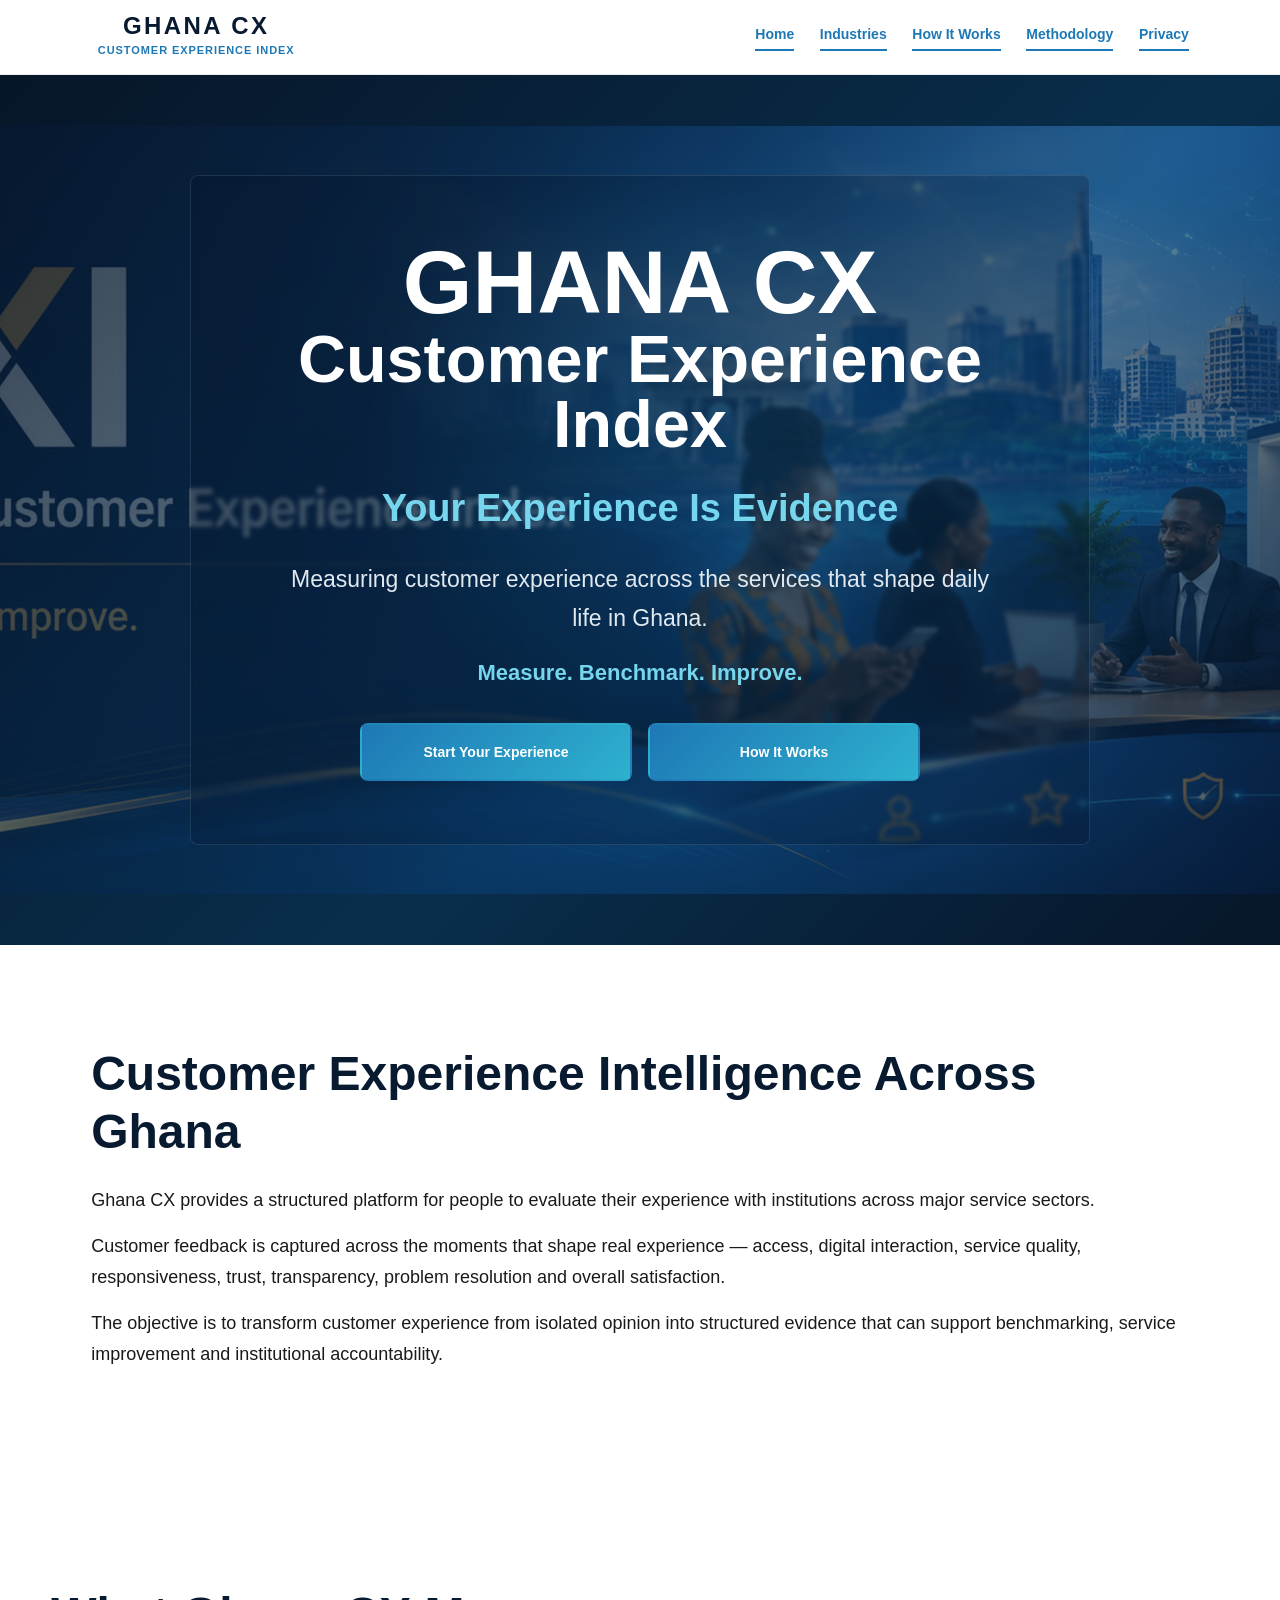
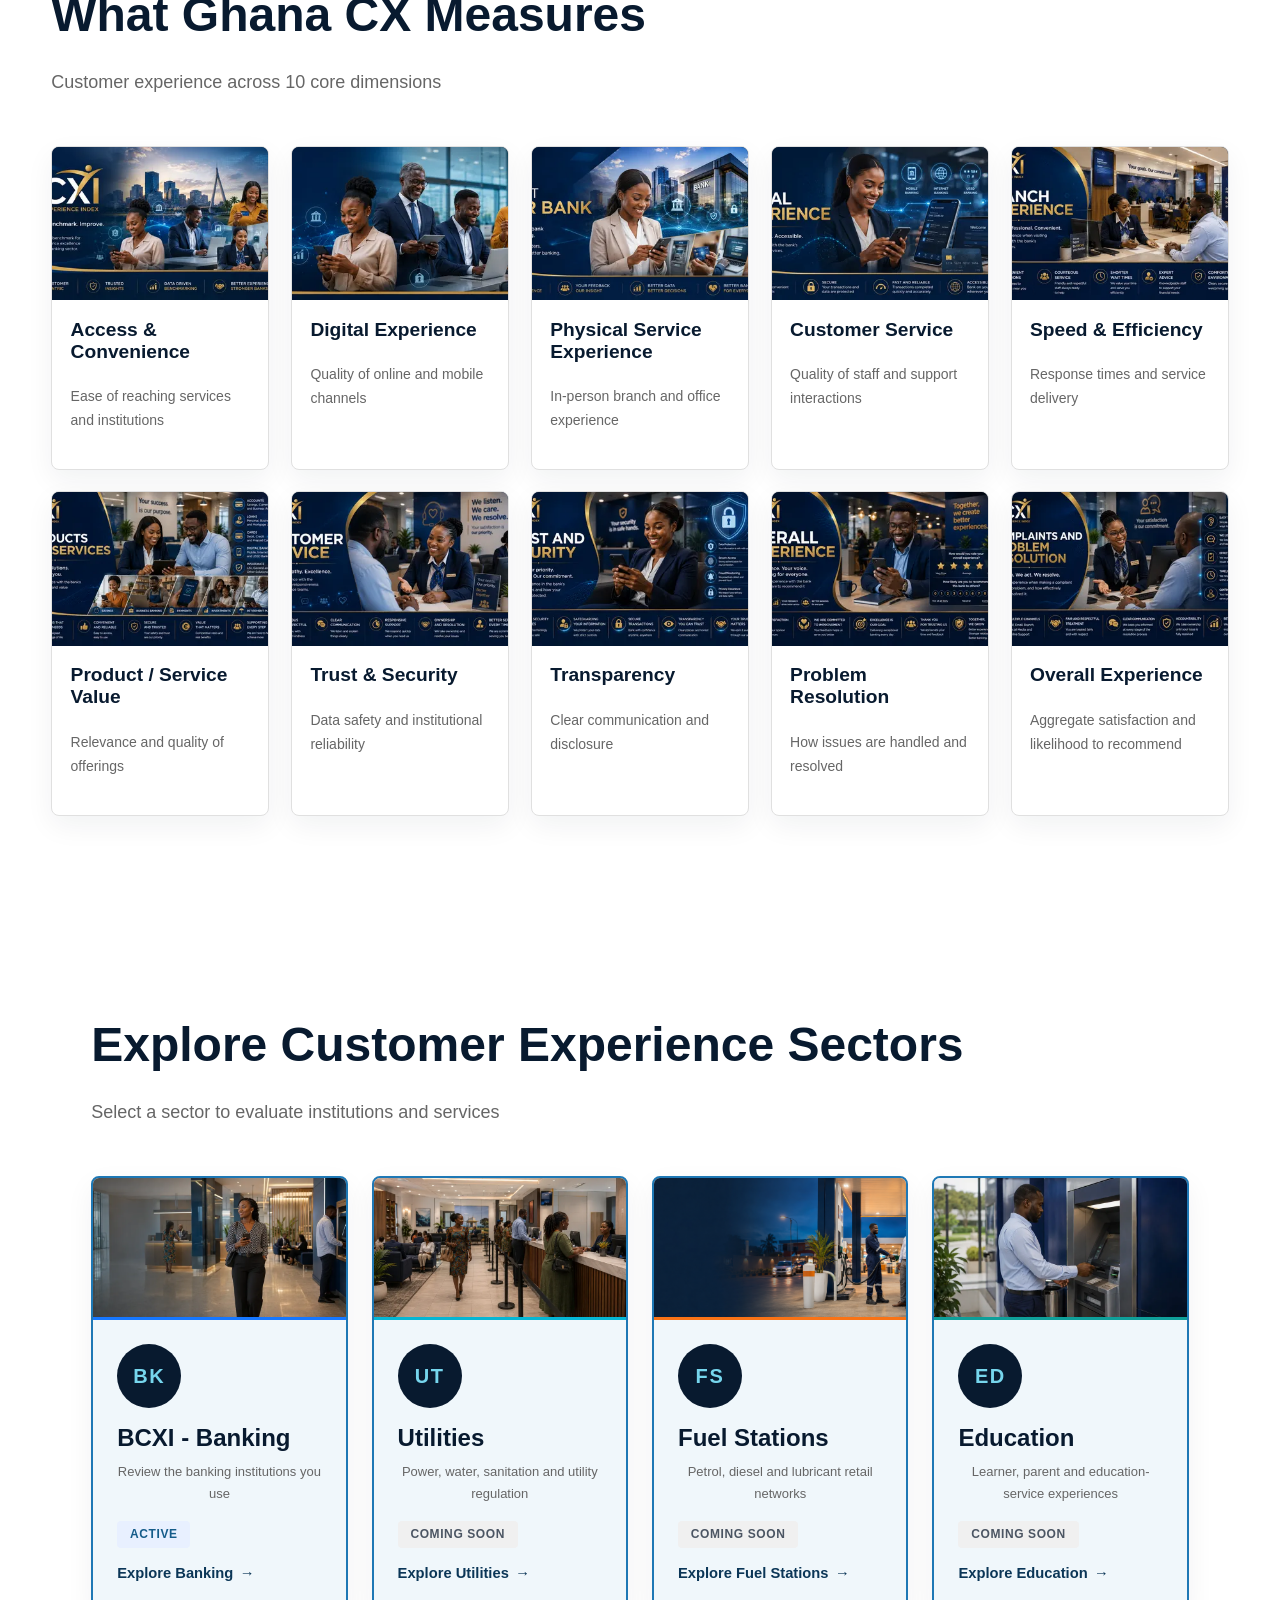
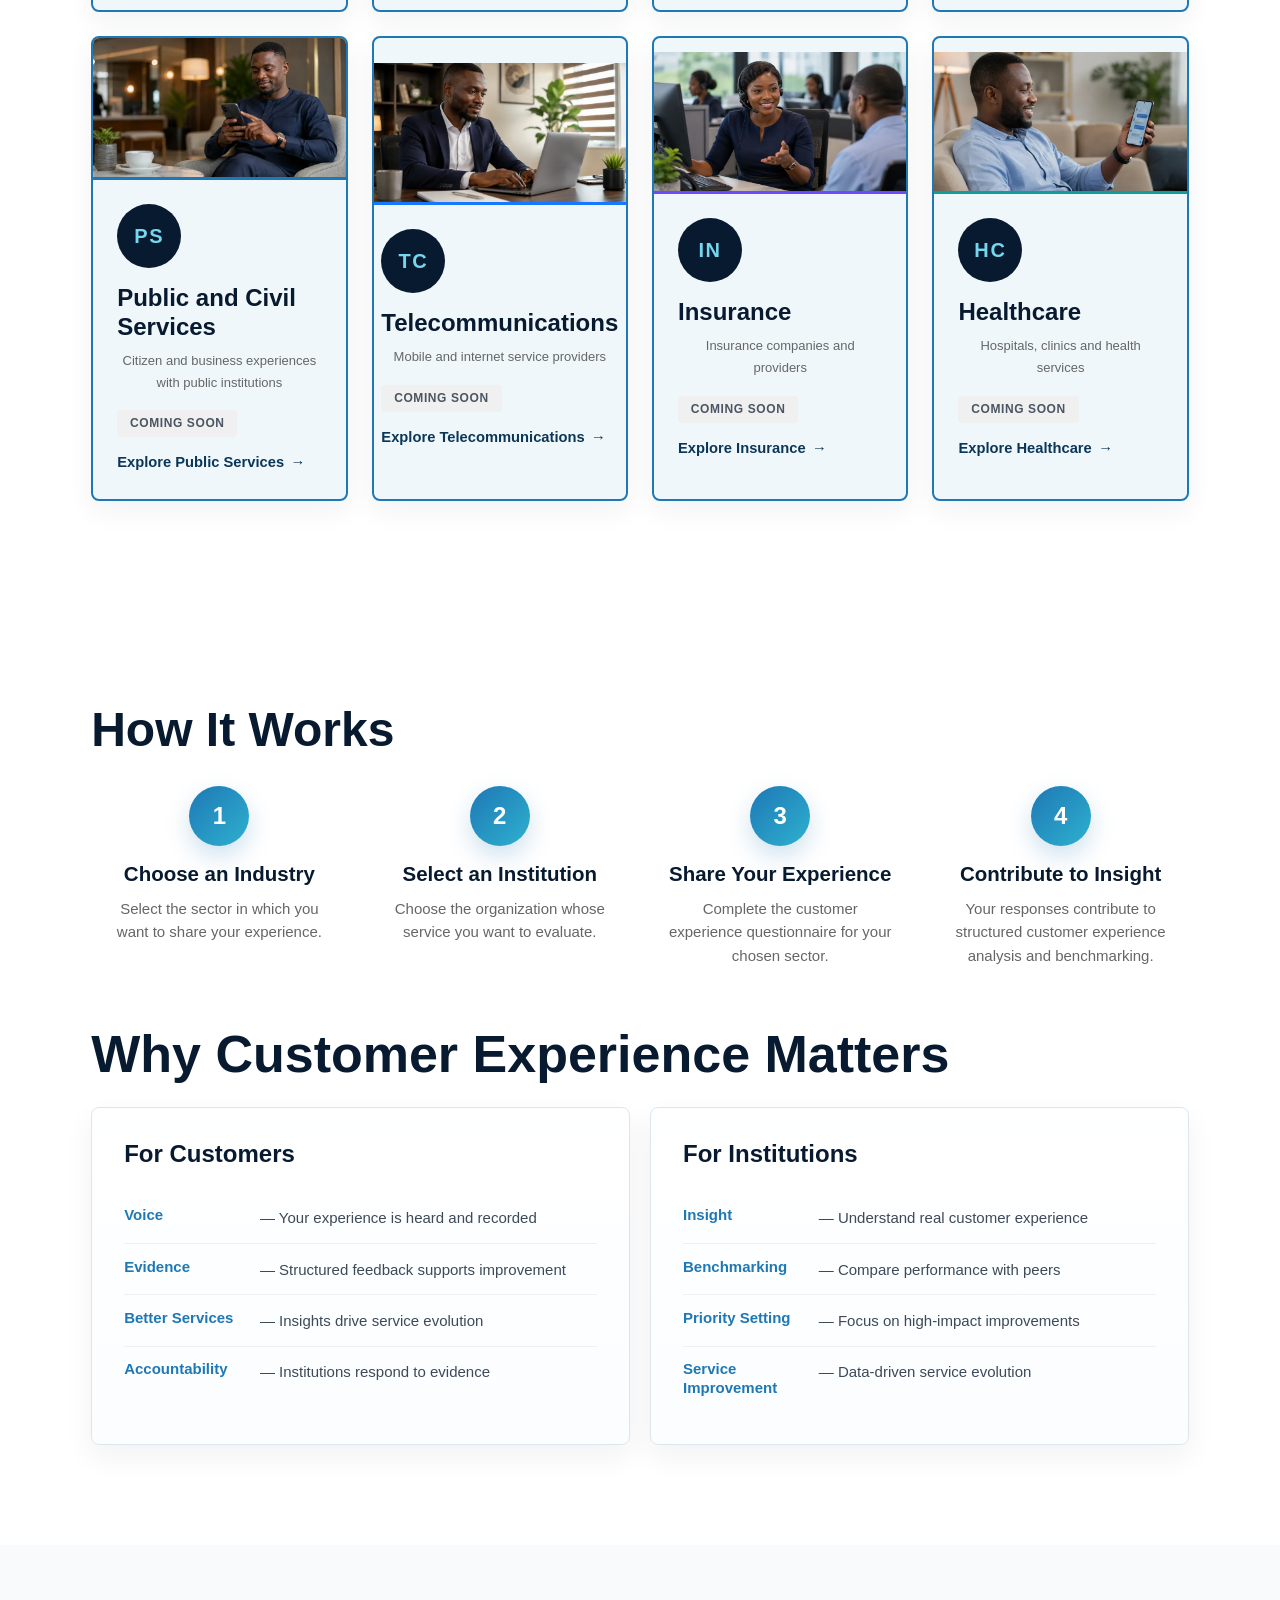
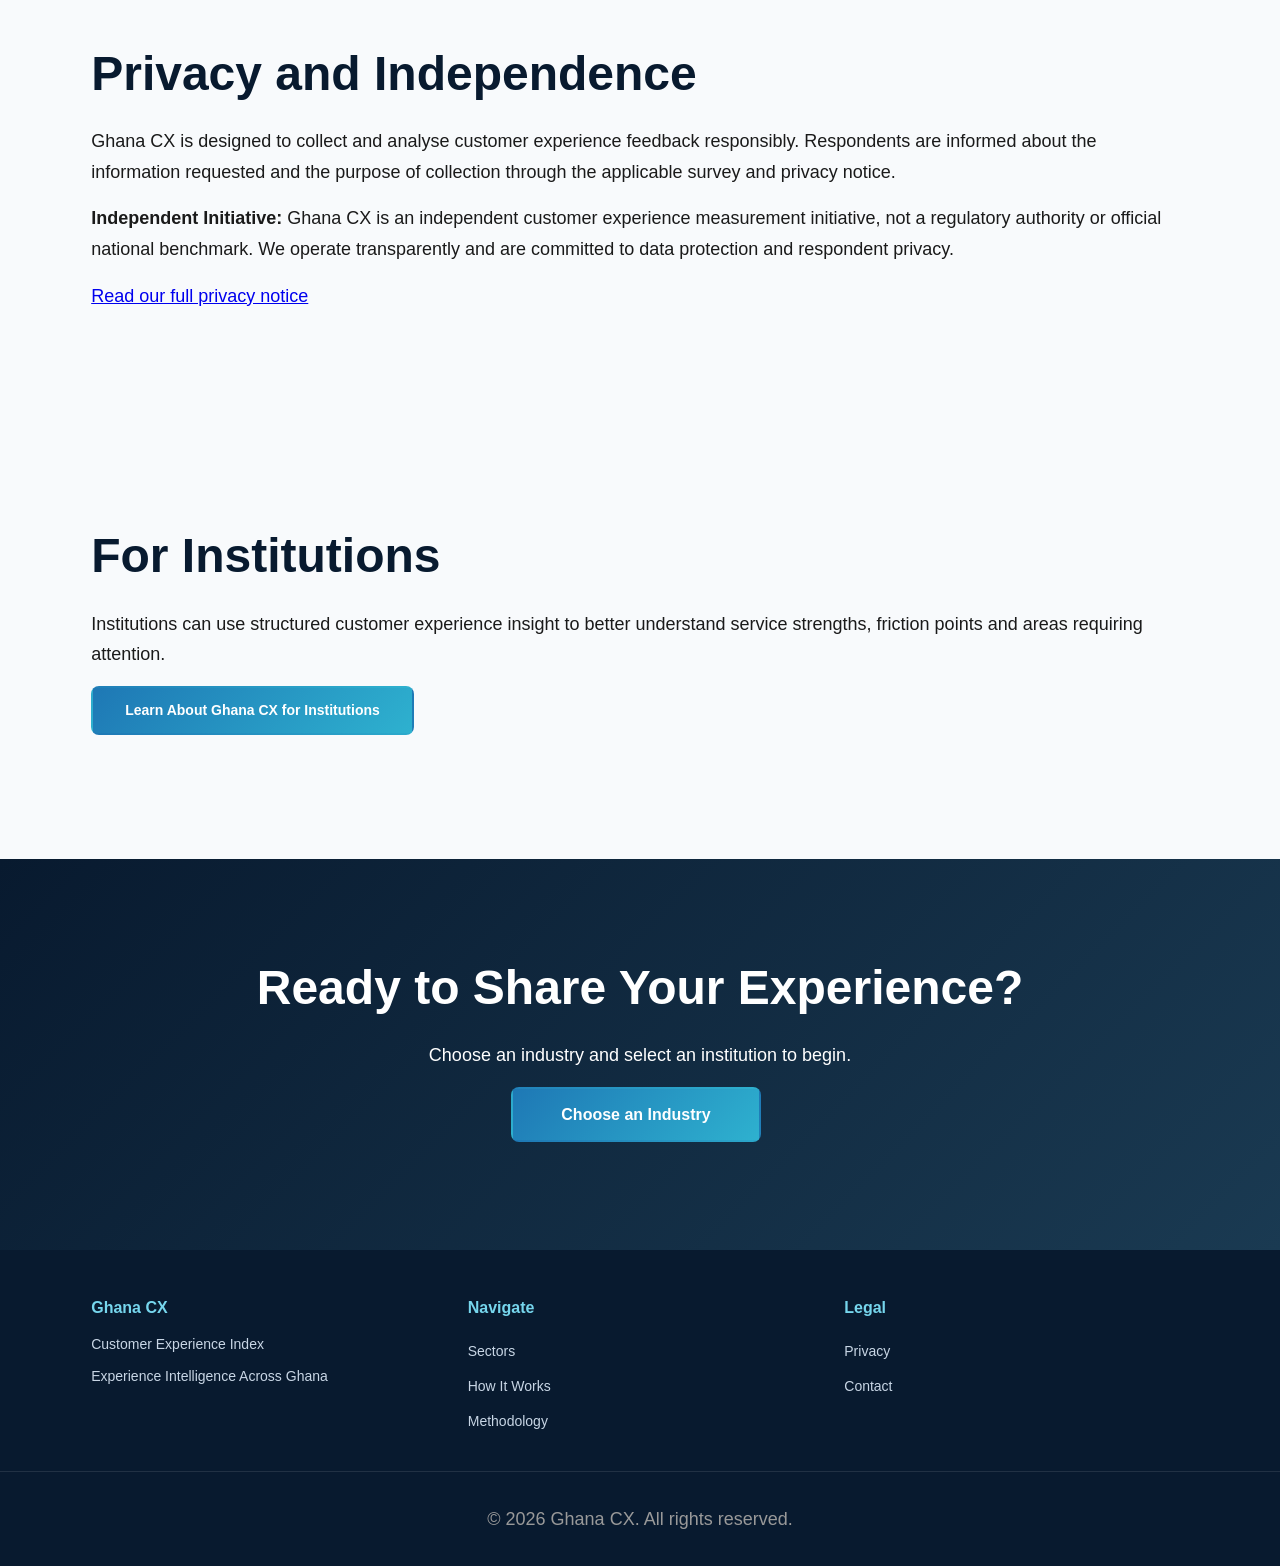
<file: index.html>
<!doctype html>
<html lang="en">
<head>
  <meta charset="utf-8">
  <meta name="viewport" content="width=device-width, initial-scale=1, viewport-fit=cover">
  <meta name="description" content="Ghana CX - Customer Experience Index. Measuring experience across banking, utilities, education, healthcare, telecommunications, insurance, and public services in Ghana.">
  <meta name="theme-color" content="#081a2f">
  <title>Ghana CX | Customer Experience Index</title>
  <link rel="manifest" href="manifest.webmanifest">
  <link rel="stylesheet" href="styles/main.css">
</head>
<body>
  <a class="skip-link" href="#main-content">Skip to main content</a>
  <!-- HEADER -->
  <header class="header">
    <div class="header-container">
      <div class="logo">
        <span class="logo-text">GHANA CX</span>
        <span class="logo-subtext">Customer Experience Index</span>
      </div>
      <nav class="nav">
        <a href="/" class="nav-link active">Home</a>
        <a href="#sectors" class="nav-link">Industries</a>
        <a href="#how-it-works" class="nav-link">How It Works</a>
        <a href="/pages/methodology.html" class="nav-link">Methodology</a>
        <a href="/pages/privacy.html" class="nav-link">Privacy</a>
      </nav>
    </div>
  </header>

  <main id="main-content">
    <!-- HERO SECTION -->
    <section class="hero">
      <picture class="hero-image">
        <source media="(min-width: 1200px)" srcset="assets/web/hero/ghana-cx-hero-master-1920.avif" type="image/avif">
        <source media="(min-width: 1200px)" srcset="assets/web/hero/ghana-cx-hero-master-1920.webp" type="image/webp">
        <source media="(min-width: 768px)" srcset="assets/web/hero/ghana-cx-hero-master-1280.avif" type="image/avif">
        <source media="(min-width: 768px)" srcset="assets/web/hero/ghana-cx-hero-master-1280.webp" type="image/webp">
        <source srcset="assets/web/hero/ghana-cx-hero-master-480.avif" type="image/avif">
        <source srcset="assets/web/hero/ghana-cx-hero-master-480.webp" type="image/webp">
        <source srcset="assets/welcome/hero.png" type="image/png">
        <img src="assets/welcome/hero.png" alt="Ghana customer experience intelligence platform" class="hero-img" fetchpriority="high" decoding="sync">
      </picture>
      <div class="hero-overlay"></div>
      <div class="hero-content">
        <h1 class="hero-title">
          <span class="hero-title-primary">GHANA CX</span>
          <span class="hero-title-secondary">Customer Experience Index</span>
        </h1>
        <p class="hero-subtitle">Your Experience Is Evidence</p>
        <p class="hero-description">Measuring customer experience across the services that shape daily life in Ghana.</p>
        <p class="hero-tagline">Measure. Benchmark. Improve.</p>
        <div class="hero-actions">
          <a href="#sectors" class="cta-primary">Start Your Experience</a>
          <a href="#how-it-works" class="cta-secondary">How It Works</a>
        </div>
      </div>
    </section>

    <!-- WHAT GHANA CX DOES -->
    <section class="section-what" id="what-bcxi">
      <div class="container">
        <h2>Customer Experience Intelligence Across Ghana</h2>
        <p>Ghana CX provides a structured platform for people to evaluate their experience with institutions across major service sectors.</p>
        <p>Customer feedback is captured across the moments that shape real experience — access, digital interaction, service quality, responsiveness, trust, transparency, problem resolution and overall satisfaction.</p>
        <p>The objective is to transform customer experience from isolated opinion into structured evidence that can support benchmarking, service improvement and institutional accountability.</p>
      </div>
    </section>

    <!-- WHAT GHANA CX MEASURES -->
    <section class="section-dimensions" id="what-measures">
      <div class="container">
        <h2>What Ghana CX Measures</h2>
        <p class="section-subtitle">Customer experience across 10 core dimensions</p>
        <div class="dimensions-grid">
          <div class="dimension-card">
            <img src="assets/web/dimensions/ghana-cx-dimension-access-convenience-600.webp" srcset="assets/web/dimensions/ghana-cx-dimension-access-convenience-400.webp 400w, assets/web/dimensions/ghana-cx-dimension-access-convenience-600.webp 600w, assets/web/dimensions/ghana-cx-dimension-access-convenience-800.webp 800w" sizes="(min-width: 1181px) 20vw, (min-width: 769px) 33vw, 100vw" alt="Access & Convenience" loading="eager" decoding="async">
            <h3>Access & Convenience</h3>
            <p>Ease of reaching services and institutions</p>
          </div>
          <div class="dimension-card">
            <img src="assets/web/dimensions/ghana-cx-dimension-digital-experience-600.webp" srcset="assets/web/dimensions/ghana-cx-dimension-digital-experience-400.webp 400w, assets/web/dimensions/ghana-cx-dimension-digital-experience-600.webp 600w, assets/web/dimensions/ghana-cx-dimension-digital-experience-800.webp 800w" sizes="(min-width: 1181px) 20vw, (min-width: 769px) 33vw, 100vw" alt="Digital Experience" loading="eager" decoding="async">
            <h3>Digital Experience</h3>
            <p>Quality of online and mobile channels</p>
          </div>
          <div class="dimension-card">
            <img src="assets/web/dimensions/ghana-cx-dimension-physical-service-600.webp" srcset="assets/web/dimensions/ghana-cx-dimension-physical-service-400.webp 400w, assets/web/dimensions/ghana-cx-dimension-physical-service-600.webp 600w, assets/web/dimensions/ghana-cx-dimension-physical-service-800.webp 800w" sizes="(min-width: 1181px) 20vw, (min-width: 769px) 33vw, 100vw" alt="Physical Service Experience" loading="eager" decoding="async">
            <h3>Physical Service Experience</h3>
            <p>In-person branch and office experience</p>
          </div>
          <div class="dimension-card">
            <img src="assets/web/dimensions/ghana-cx-dimension-customer-service-600.webp" srcset="assets/web/dimensions/ghana-cx-dimension-customer-service-400.webp 400w, assets/web/dimensions/ghana-cx-dimension-customer-service-600.webp 600w, assets/web/dimensions/ghana-cx-dimension-customer-service-800.webp 800w" sizes="(min-width: 1181px) 20vw, (min-width: 769px) 33vw, 100vw" alt="Customer Service" loading="eager" decoding="async">
            <h3>Customer Service</h3>
            <p>Quality of staff and support interactions</p>
          </div>
          <div class="dimension-card">
            <img src="assets/web/dimensions/ghana-cx-dimension-speed-efficiency-600.webp" srcset="assets/web/dimensions/ghana-cx-dimension-speed-efficiency-400.webp 400w, assets/web/dimensions/ghana-cx-dimension-speed-efficiency-600.webp 600w, assets/web/dimensions/ghana-cx-dimension-speed-efficiency-800.webp 800w" sizes="(min-width: 1181px) 20vw, (min-width: 769px) 33vw, 100vw" alt="Speed & Efficiency" loading="eager" decoding="async">
            <h3>Speed & Efficiency</h3>
            <p>Response times and service delivery</p>
          </div>
          <div class="dimension-card">
            <img src="assets/web/dimensions/ghana-cx-dimension-product-value-600.webp" srcset="assets/web/dimensions/ghana-cx-dimension-product-value-400.webp 400w, assets/web/dimensions/ghana-cx-dimension-product-value-600.webp 600w, assets/web/dimensions/ghana-cx-dimension-product-value-800.webp 800w" sizes="(min-width: 1181px) 20vw, (min-width: 769px) 33vw, 100vw" alt="Product / Service Value" loading="eager" decoding="async">
            <h3>Product / Service Value</h3>
            <p>Relevance and quality of offerings</p>
          </div>
          <div class="dimension-card">
            <img src="assets/web/dimensions/ghana-cx-dimension-trust-security-600.webp" srcset="assets/web/dimensions/ghana-cx-dimension-trust-security-400.webp 400w, assets/web/dimensions/ghana-cx-dimension-trust-security-600.webp 600w, assets/web/dimensions/ghana-cx-dimension-trust-security-800.webp 800w" sizes="(min-width: 1181px) 20vw, (min-width: 769px) 33vw, 100vw" alt="Trust & Security" loading="eager" decoding="async">
            <h3>Trust & Security</h3>
            <p>Data safety and institutional reliability</p>
          </div>
          <div class="dimension-card">
            <img src="assets/web/dimensions/ghana-cx-dimension-transparency-600.webp" srcset="assets/web/dimensions/ghana-cx-dimension-transparency-400.webp 400w, assets/web/dimensions/ghana-cx-dimension-transparency-600.webp 600w, assets/web/dimensions/ghana-cx-dimension-transparency-800.webp 800w" sizes="(min-width: 1181px) 20vw, (min-width: 769px) 33vw, 100vw" alt="Transparency" loading="eager" decoding="async">
            <h3>Transparency</h3>
            <p>Clear communication and disclosure</p>
          </div>
          <div class="dimension-card">
            <img src="assets/web/dimensions/ghana-cx-dimension-problem-resolution-600.webp" srcset="assets/web/dimensions/ghana-cx-dimension-problem-resolution-400.webp 400w, assets/web/dimensions/ghana-cx-dimension-problem-resolution-600.webp 600w, assets/web/dimensions/ghana-cx-dimension-problem-resolution-800.webp 800w" sizes="(min-width: 1181px) 20vw, (min-width: 769px) 33vw, 100vw" alt="Problem Resolution" loading="eager" decoding="async">
            <h3>Problem Resolution</h3>
            <p>How issues are handled and resolved</p>
          </div>
          <div class="dimension-card">
            <img src="assets/web/dimensions/ghana-cx-dimension-overall-experience-600.webp" srcset="assets/web/dimensions/ghana-cx-dimension-overall-experience-400.webp 400w, assets/web/dimensions/ghana-cx-dimension-overall-experience-600.webp 600w, assets/web/dimensions/ghana-cx-dimension-overall-experience-800.webp 800w" sizes="(min-width: 1181px) 20vw, (min-width: 769px) 33vw, 100vw" alt="Overall Experience" loading="eager" decoding="async">
            <h3>Overall Experience</h3>
            <p>Aggregate satisfaction and likelihood to recommend</p>
          </div>
        </div>
      </div>
    </section>

    <!-- EXPLORE SECTORS -->
    <section class="section-sectors" id="sectors">
      <div class="container">
        <h2>Explore Customer Experience Sectors</h2>
        <p class="section-subtitle">Select a sector to evaluate institutions and services</p>
        <div class="sectors-grid" id="sectors-grid">
          <!-- Populated by JavaScript -->
        </div>
      </div>
    </section>

    <!-- HOW IT WORKS -->
    <section class="section-how" id="how-it-works">
      <div class="container">
        <h2>How It Works</h2>
        <div class="steps">
          <div class="step">
            <div class="step-number">1</div>
            <h3>Choose an Industry</h3>
            <p>Select the sector in which you want to share your experience.</p>
          </div>
          <div class="step">
            <div class="step-number">2</div>
            <h3>Select an Institution</h3>
            <p>Choose the organization whose service you want to evaluate.</p>
          </div>
          <div class="step">
            <div class="step-number">3</div>
            <h3>Share Your Experience</h3>
            <p>Complete the customer experience questionnaire for your chosen sector.</p>
          </div>
          <div class="step">
            <div class="step-number">4</div>
            <h3>Contribute to Insight</h3>
            <p>Your responses contribute to structured customer experience analysis and benchmarking.</p>
          </div>
        </div>
      </div>
    </section>

    <!-- WHY CUSTOMER EXPERIENCE MATTERS -->
    <section class="section-why" id="why-matters">
      <div class="container">
        <h2>Why Customer Experience Matters</h2>
        <div class="why-grid">
          <div class="why-card">
            <h3>For Customers</h3>
            <ul>
              <li><strong>Voice</strong> — Your experience is heard and recorded</li>
              <li><strong>Evidence</strong> — Structured feedback supports improvement</li>
              <li><strong>Better Services</strong> — Insights drive service evolution</li>
              <li><strong>Accountability</strong> — Institutions respond to evidence</li>
            </ul>
          </div>
          <div class="why-card">
            <h3>For Institutions</h3>
            <ul>
              <li><strong>Insight</strong> — Understand real customer experience</li>
              <li><strong>Benchmarking</strong> — Compare performance with peers</li>
              <li><strong>Priority Setting</strong> — Focus on high-impact improvements</li>
              <li><strong>Service Improvement</strong> — Data-driven service evolution</li>
            </ul>
          </div>
        </div>
      </div>
    </section>

    <!-- PRIVACY AND INDEPENDENCE -->
    <section class="section-privacy" id="privacy-independence">
      <div class="container">
        <h2>Privacy and Independence</h2>
        <p>Ghana CX is designed to collect and analyse customer experience feedback responsibly. Respondents are informed about the information requested and the purpose of collection through the applicable survey and privacy notice.</p>
        <p><strong>Independent Initiative:</strong> Ghana CX is an independent customer experience measurement initiative, not a regulatory authority or official national benchmark. We operate transparently and are committed to data protection and respondent privacy.</p>
        <p><a href="/pages/privacy.html">Read our full privacy notice</a></p>
      </div>
    </section>

    <!-- FOR INSTITUTIONS -->
    <section class="section-institutions" id="for-institutions">
      <div class="container">
        <h2>For Institutions</h2>
        <p>Institutions can use structured customer experience insight to better understand service strengths, friction points and areas requiring attention.</p>
        <p><a href="/pages/institutions.html" class="cta-primary">Learn About Ghana CX for Institutions</a></p>
      </div>
    </section>

    <!-- FINAL CTA -->
    <section class="section-cta-final">
      <div class="container">
        <h2>Ready to Share Your Experience?</h2>
        <p>Choose an industry and select an institution to begin.</p>
        <a href="#sectors" class="cta-primary-large">Choose an Industry</a>
      </div>
    </section>
  </main>

  <!-- FOOTER -->
  <footer class="footer">
    <div class="footer-content">
      <div class="footer-section">
        <h4>Ghana CX</h4>
        <p>Customer Experience Index</p>
        <p>Experience Intelligence Across Ghana</p>
      </div>
      <div class="footer-section">
        <h4>Navigate</h4>
        <ul>
          <li><a href="#sectors">Sectors</a></li>
          <li><a href="#how-it-works">How It Works</a></li>
          <li><a href="/pages/methodology.html">Methodology</a></li>
        </ul>
      </div>
      <div class="footer-section">
        <h4>Legal</h4>
        <ul>
          <li><a href="/pages/privacy.html">Privacy</a></li>
          <li><a href="/pages/contact.html">Contact</a></li>
        </ul>
      </div>
    </div>
    <div class="footer-bottom">
      <p>&copy; 2026 Ghana CX. All rights reserved.</p>
    </div>
  </footer>

  <script src="data/config.js"></script>
  <script src="data/institutions.js"></script>
  <script src="scripts/main.js"></script>
</body>
</html>
</file>
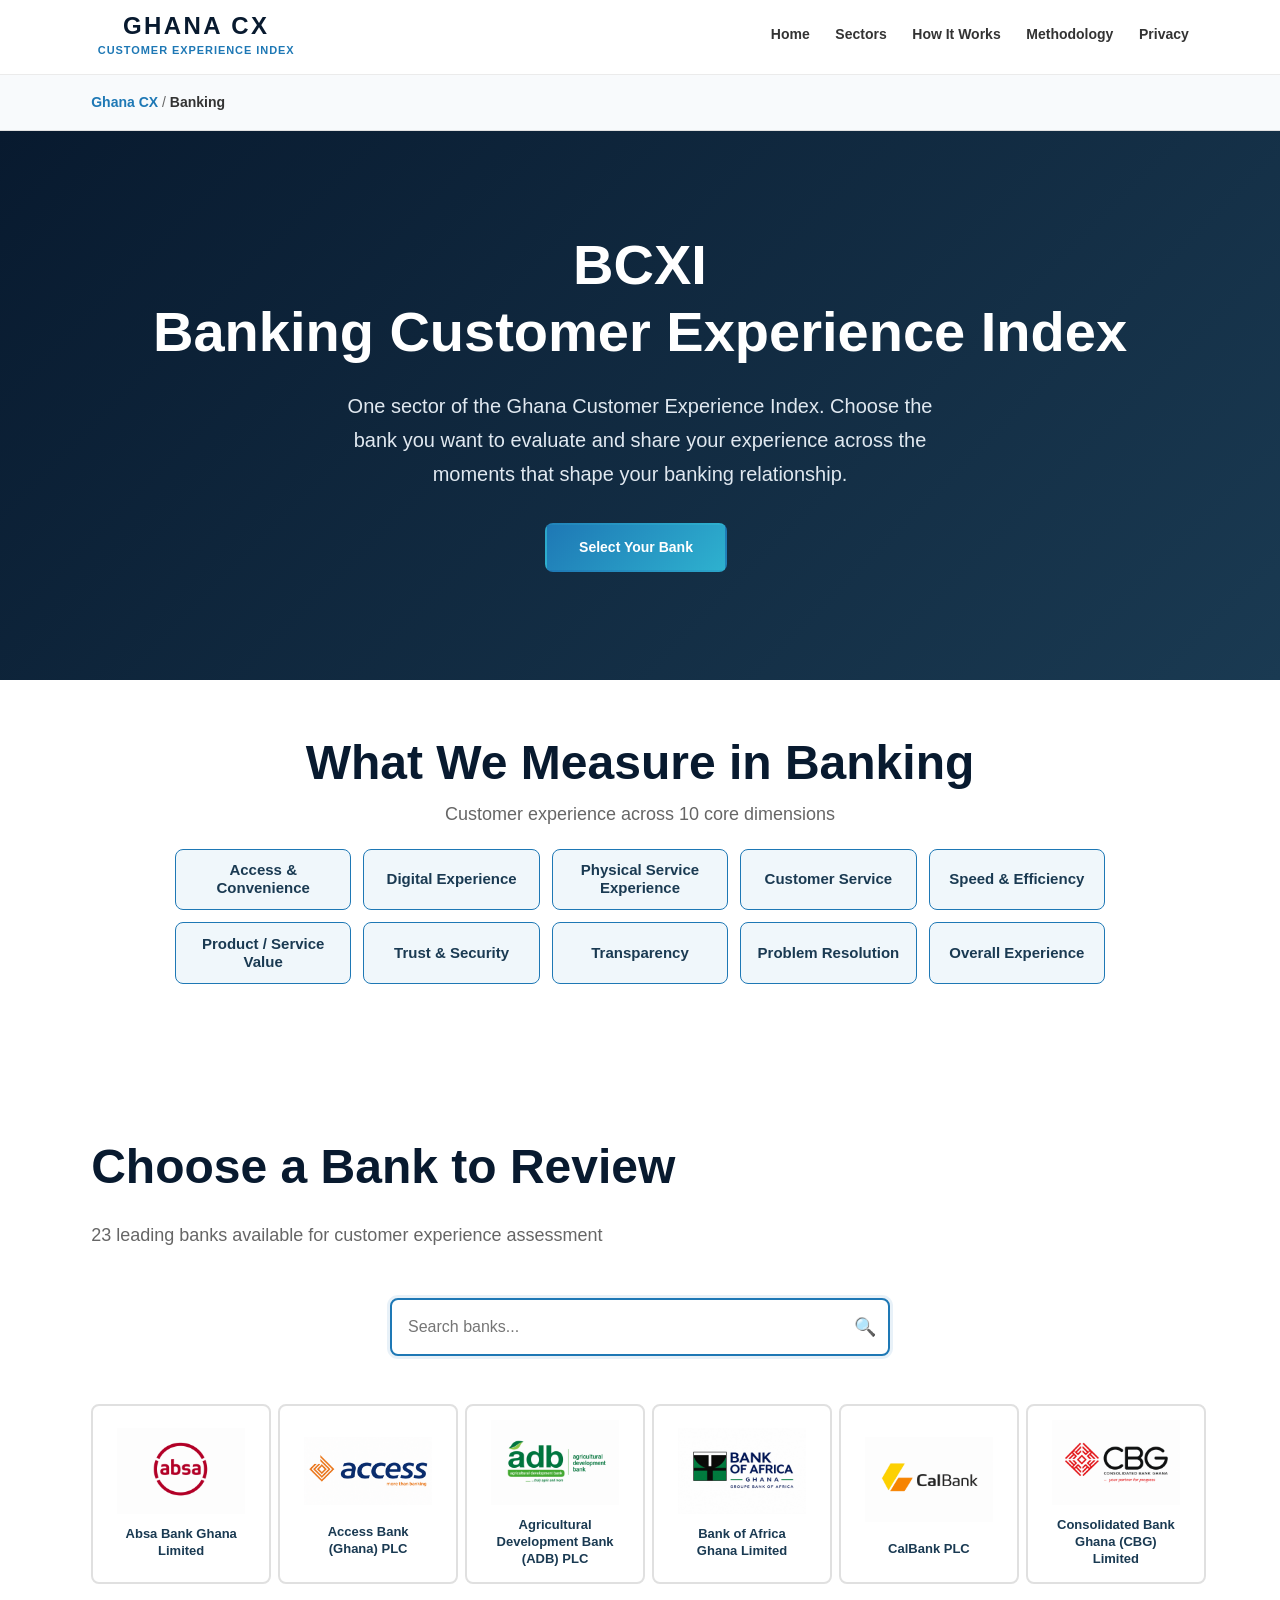
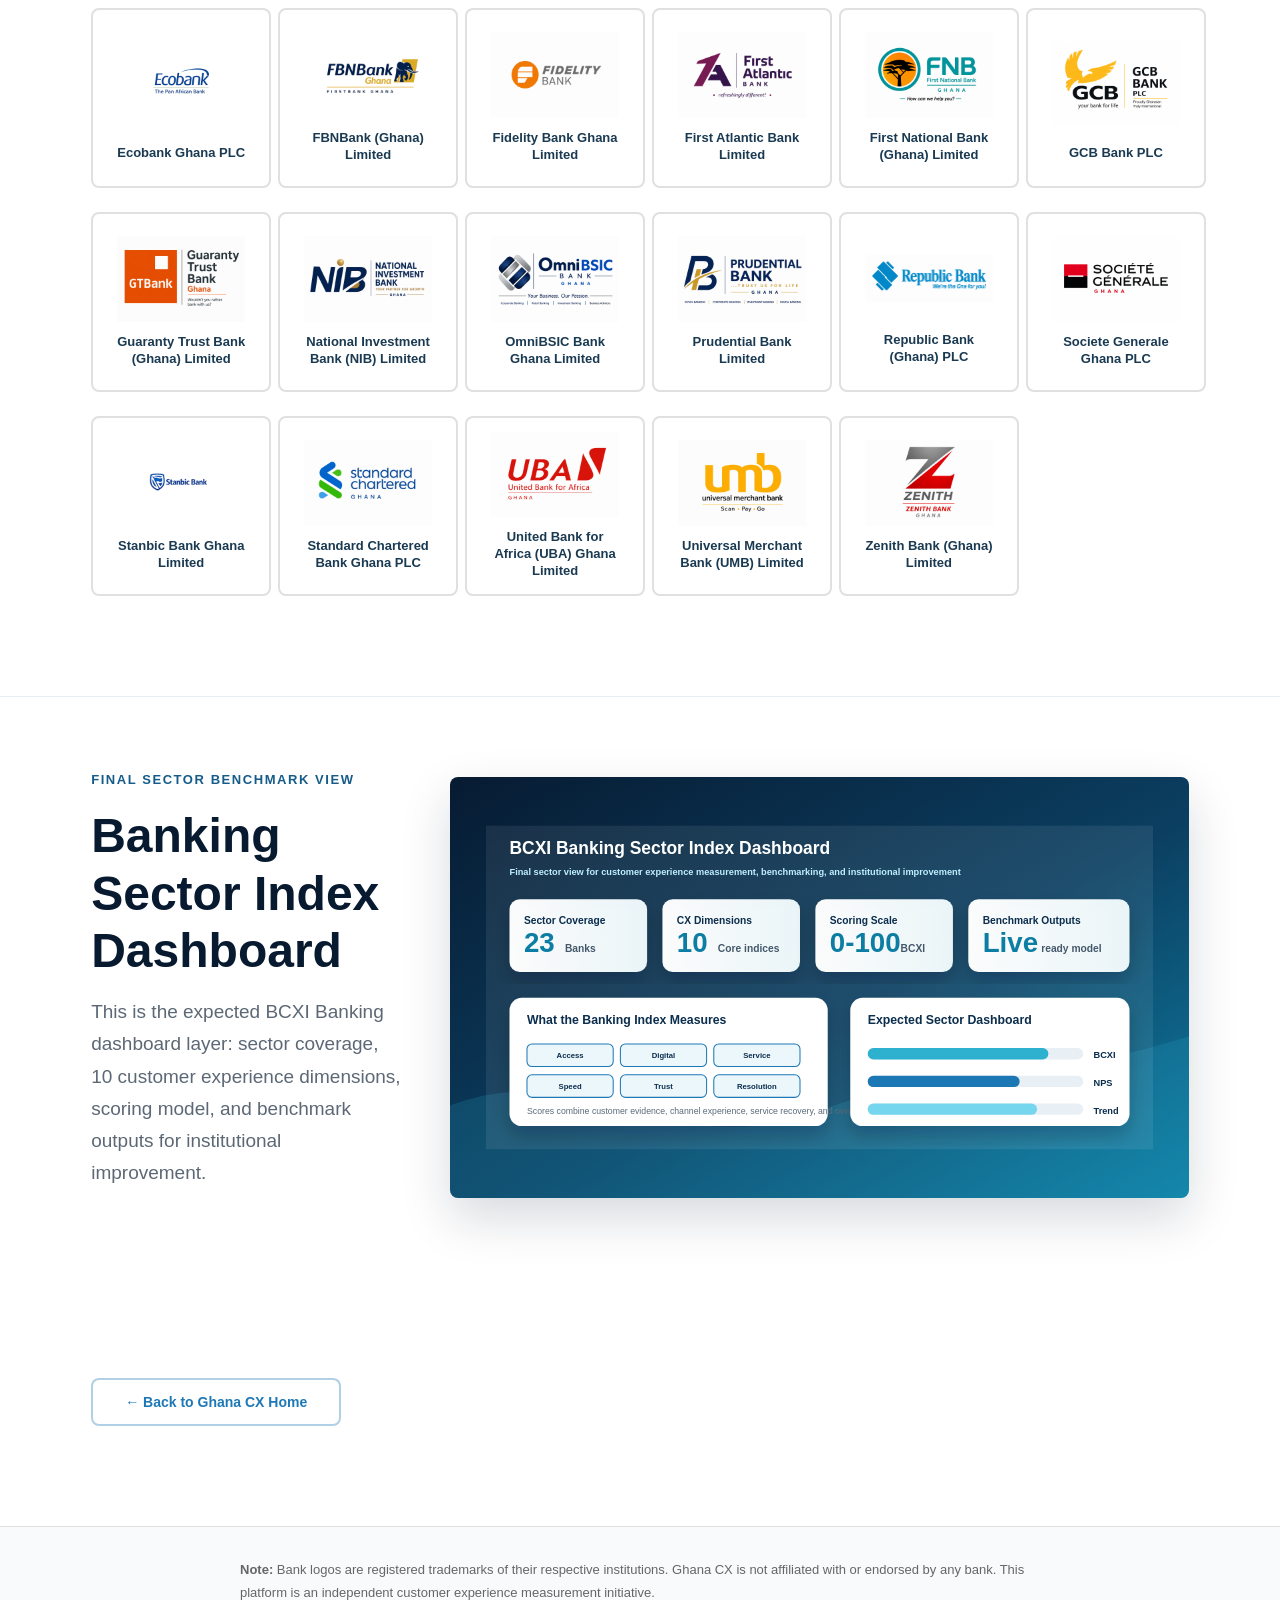
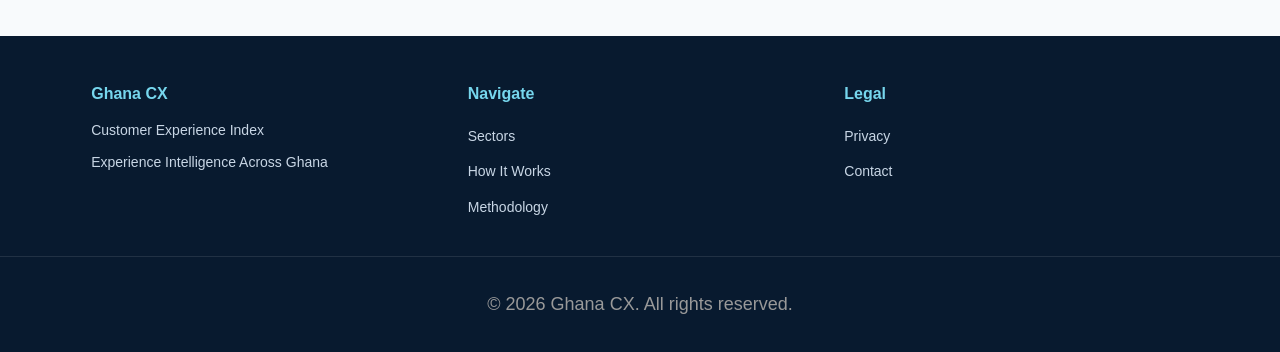
<file: banks/index.html>
<!doctype html>
<html lang="en">
<head>
  <meta charset="utf-8">
  <meta name="viewport" content="width=device-width, initial-scale=1, viewport-fit=cover">
  <meta name="description" content="BCXI Banking Sector - Ghana Customer Experience Index. Evaluate your banking experience across 23 leading Ghanaian banks.">
  <meta name="theme-color" content="#081a2f">
  <title>BCXI | Banking Customer Experience Index</title>
  <link rel="manifest" href="../manifest.webmanifest">
  <link rel="stylesheet" href="../styles/main.css">
  <link rel="stylesheet" href="../styles/sectors.css">
</head>
<body>
  <a class="skip-link" href="#main-content">Skip to main content</a>
  <!-- HEADER -->
  <header class="header">
    <div class="header-container">
      <a href="/" class="logo">
        <span class="logo-text">GHANA CX</span>
        <span class="logo-subtext">Customer Experience Index</span>
      </a>
      <nav class="nav">
        <a href="/" class="nav-link">Home</a>
        <a href="/#sectors" class="nav-link">Sectors</a>
        <a href="/#how-it-works" class="nav-link">How It Works</a>
        <a href="../pages/methodology.html" class="nav-link">Methodology</a>
        <a href="../pages/privacy.html" class="nav-link">Privacy</a>
      </nav>
    </div>
  </header>

  <main id="main-content">
    <!-- BREADCRUMB -->
    <div class="breadcrumb">
      <div class="container">
        <a href="/">Ghana CX</a> / <span>Banking</span>
      </div>
    </div>

    <!-- HERO SECTION -->
    <section class="sector-hero">
      <div class="container">
        <h1>BCXI<br>Banking Customer Experience Index</h1>
        <p>One sector of the Ghana Customer Experience Index. Choose the bank you want to evaluate and share your experience across the moments that shape your banking relationship.</p>
        <a href="#bank-directory" class="cta-primary">Select Your Bank</a>
      </div>
    </section>

    <!-- WHAT WE MEASURE IN BANKING -->
    <section class="section-sector-dimensions">
      <div class="container">
        <h2>What We Measure in Banking</h2>
        <p class="section-subtitle">Customer experience across 10 core dimensions</p>
        <div class="dimensions-summary">
          <div class="dimension-tag">Access & Convenience</div>
          <div class="dimension-tag">Digital Experience</div>
          <div class="dimension-tag">Physical Service Experience</div>
          <div class="dimension-tag">Customer Service</div>
          <div class="dimension-tag">Speed & Efficiency</div>
          <div class="dimension-tag">Product / Service Value</div>
          <div class="dimension-tag">Trust & Security</div>
          <div class="dimension-tag">Transparency</div>
          <div class="dimension-tag">Problem Resolution</div>
          <div class="dimension-tag">Overall Experience</div>
        </div>
      </div>
    </section>

    <!-- BANK DIRECTORY -->
    <section class="section-institution-directory" id="bank-directory">
      <div class="container">
        <h2>Choose a Bank to Review</h2>
        <p class="section-subtitle">23 leading banks available for customer experience assessment</p>

        <!-- Search Box -->
        <div class="search-box">
          <input type="text" id="bank-search" placeholder="Search banks..." class="search-input">
          <span class="search-icon">🔍</span>
        </div>

        <!-- Bank Grid -->
        <div class="institution-grid" id="bank-grid">
          <!-- Populated by JavaScript -->
        </div>

        <!-- No Results Message -->
        <div id="no-results" class="no-results" style="display: none;">
          <p>No banks found matching your search. Try a different name.</p>
        </div>
      </div>
    </section>

    <section class="section-index-dashboard">
      <div class="container">
        <div class="index-dashboard-copy">
          <p class="review-eyebrow">Final sector benchmark view</p>
          <h2>Banking Sector Index Dashboard</h2>
          <p>This is the expected BCXI Banking dashboard layer: sector coverage, 10 customer experience dimensions, scoring model, and benchmark outputs for institutional improvement.</p>
        </div>
        <div class="index-dashboard-frame">
          <img src="../assets/dashboards/banking-sector-index-dashboard.svg" alt="BCXI Banking Sector Index Dashboard" class="index-dashboard-image" loading="lazy" decoding="async">
        </div>
      </div>
    </section>

    <!-- BACK TO HOME -->
    <section class="section-back-to-home">
      <div class="container">
        <a href="/" class="cta-secondary">← Back to Ghana CX Home</a>
      </div>
    </section>

    <!-- DISCLAIMER -->
    <section class="section-disclaimer">
      <div class="container">
        <p><strong>Note:</strong> Bank logos are registered trademarks of their respective institutions. Ghana CX is not affiliated with or endorsed by any bank. This platform is an independent customer experience measurement initiative.</p>
      </div>
    </section>
  </main>

  <!-- FOOTER -->
  <footer class="footer">
    <div class="footer-content">
      <div class="footer-section">
        <h4>Ghana CX</h4>
        <p>Customer Experience Index</p>
        <p>Experience Intelligence Across Ghana</p>
      </div>
      <div class="footer-section">
        <h4>Navigate</h4>
        <ul>
          <li><a href="/#sectors">Sectors</a></li>
          <li><a href="/#how-it-works">How It Works</a></li>
          <li><a href="../pages/methodology.html">Methodology</a></li>
        </ul>
      </div>
      <div class="footer-section">
        <h4>Legal</h4>
        <ul>
          <li><a href="../pages/privacy.html">Privacy</a></li>
          <li><a href="../pages/contact.html">Contact</a></li>
        </ul>
      </div>
    </div>
    <div class="footer-bottom">
      <p>&copy; 2026 Ghana CX. All rights reserved.</p>
    </div>
  </footer>

  <script src="../data/config.js"></script>
  <script src="../data/institutions.js"></script>
  <script src="../scripts/sectors.js"></script>
</body>
</html>
</file>
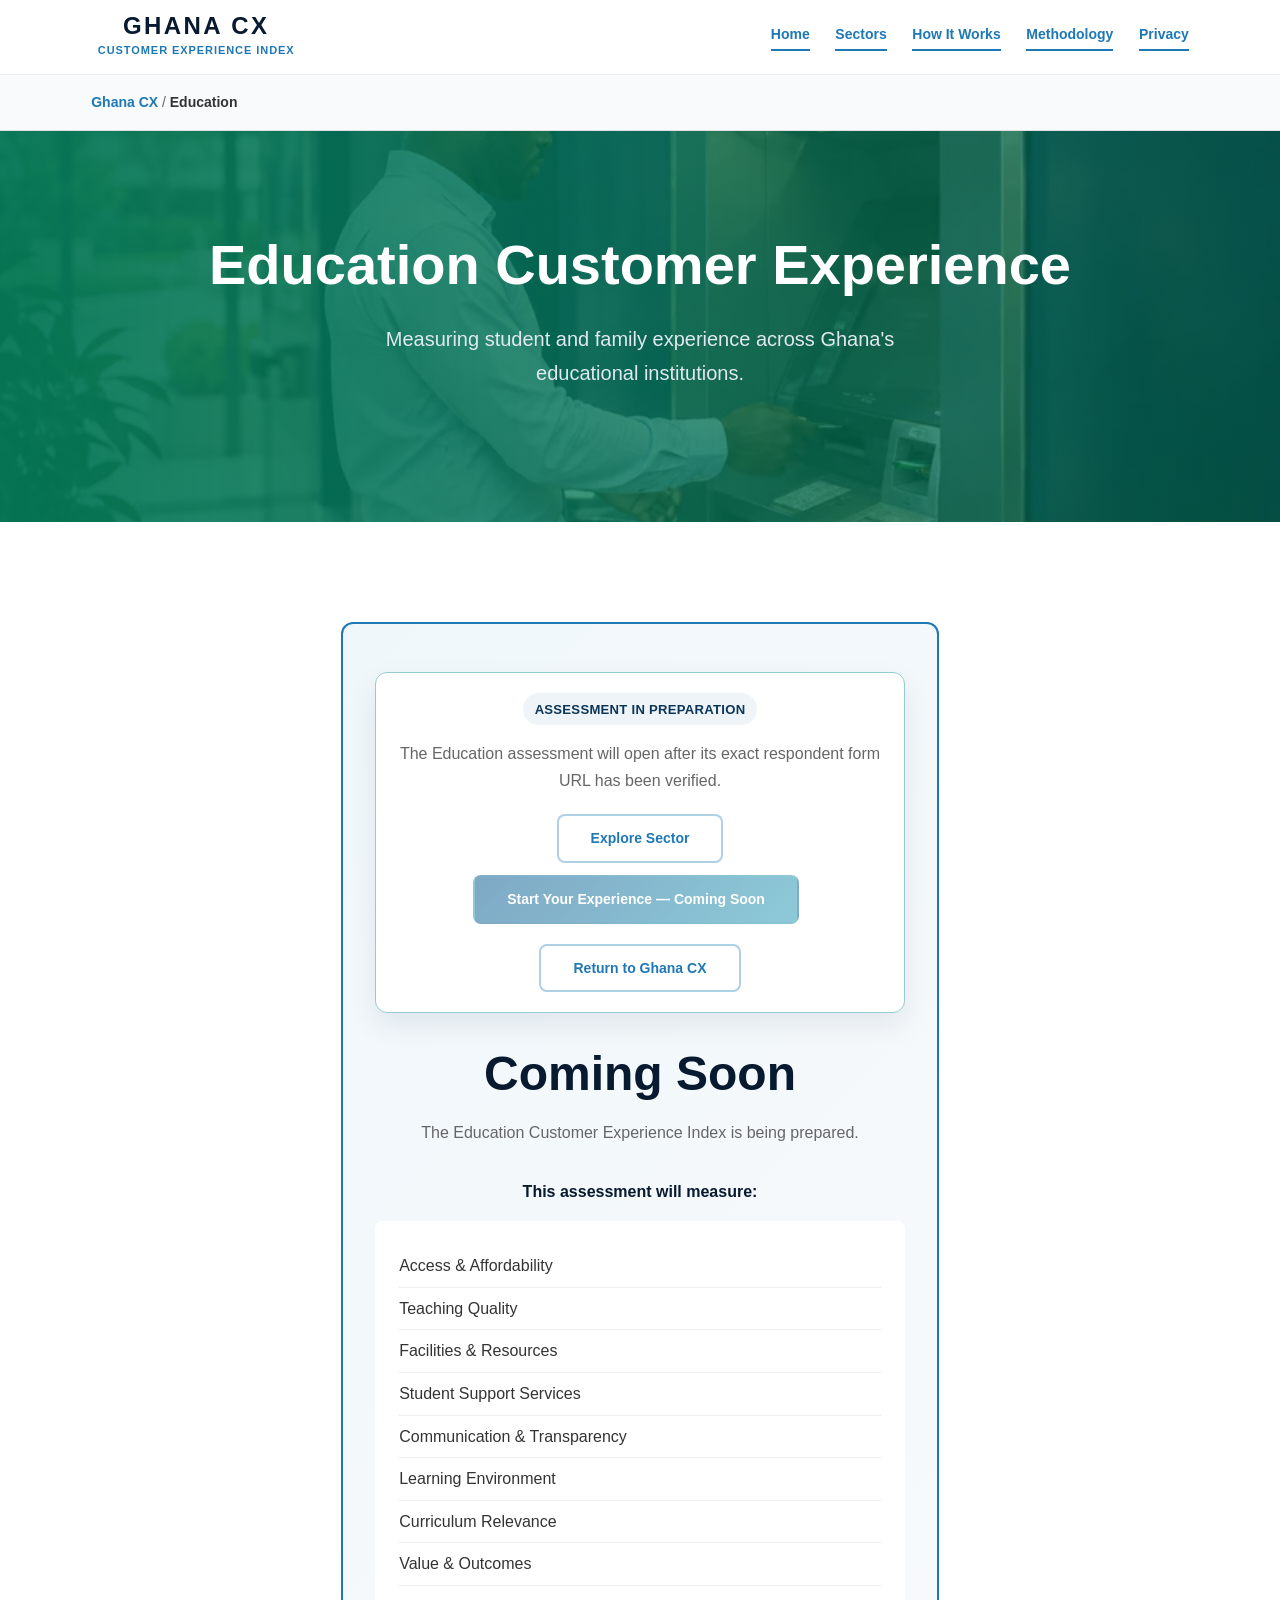
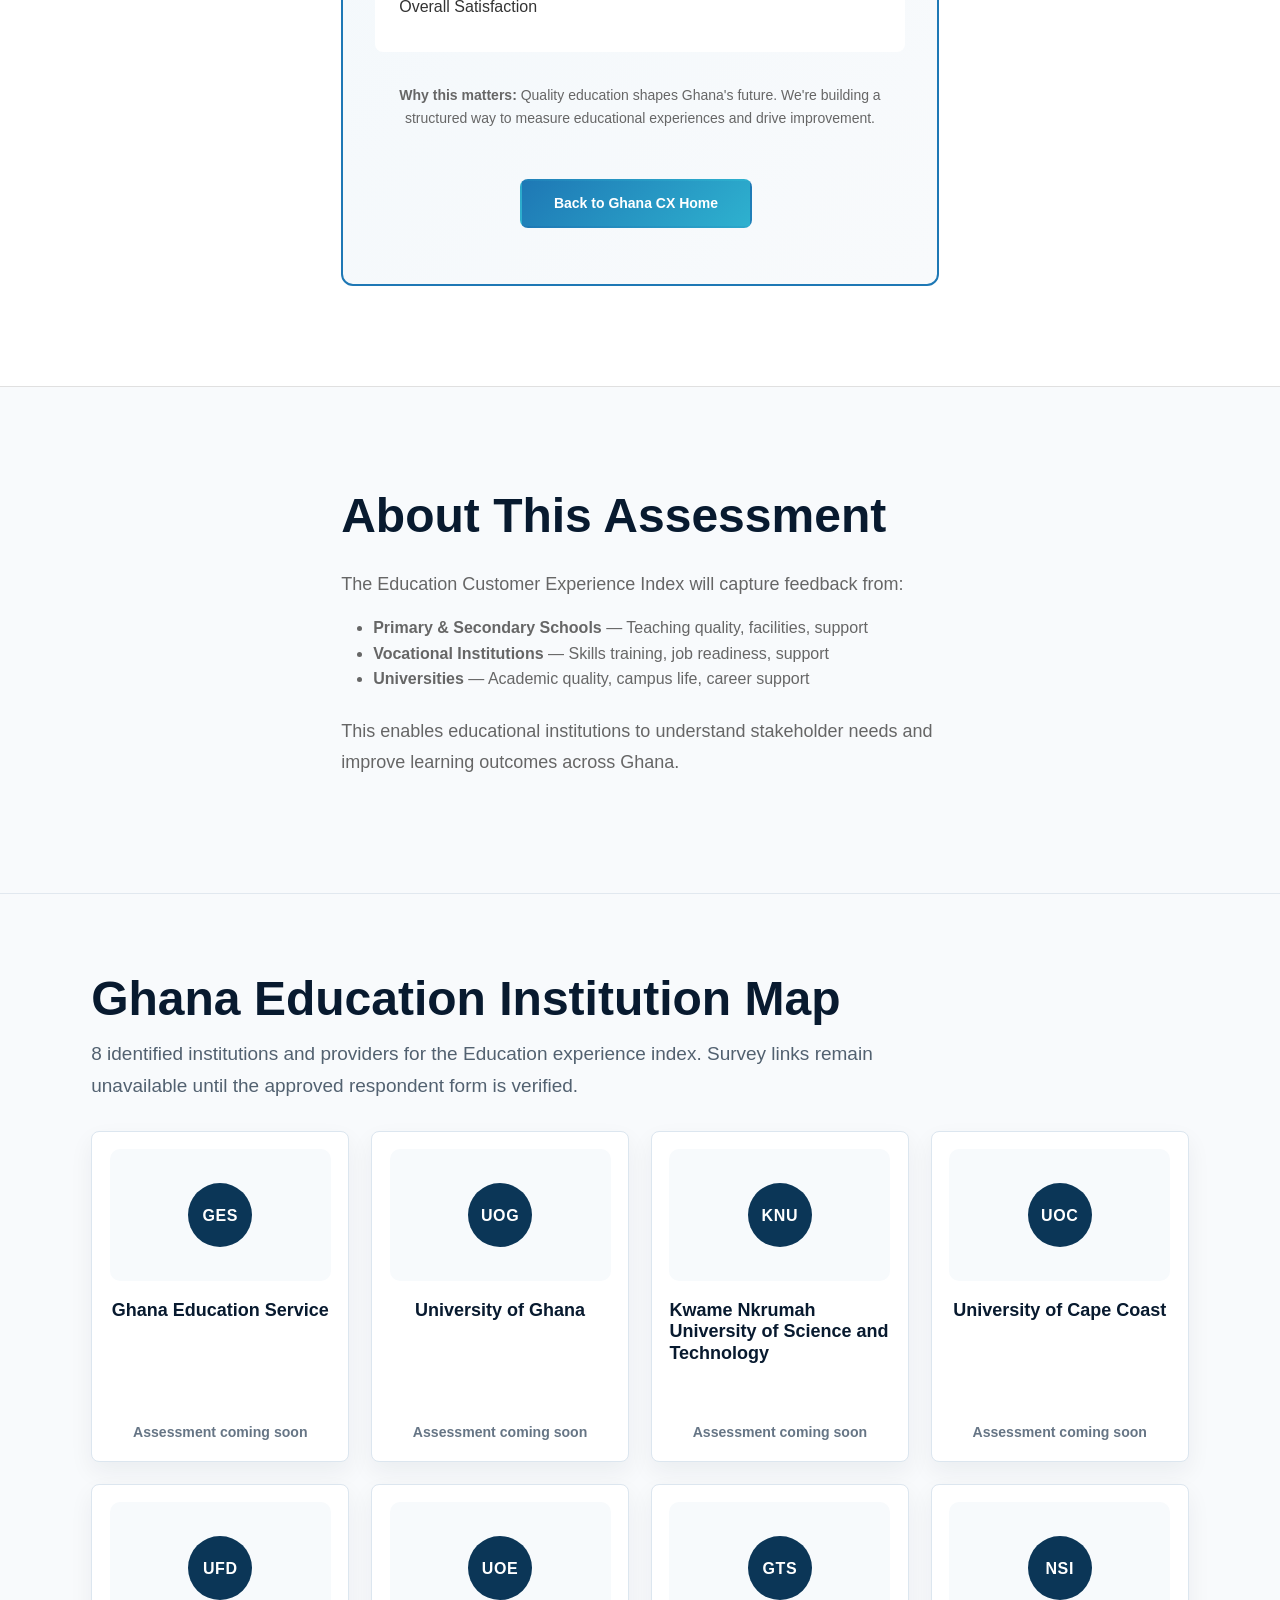
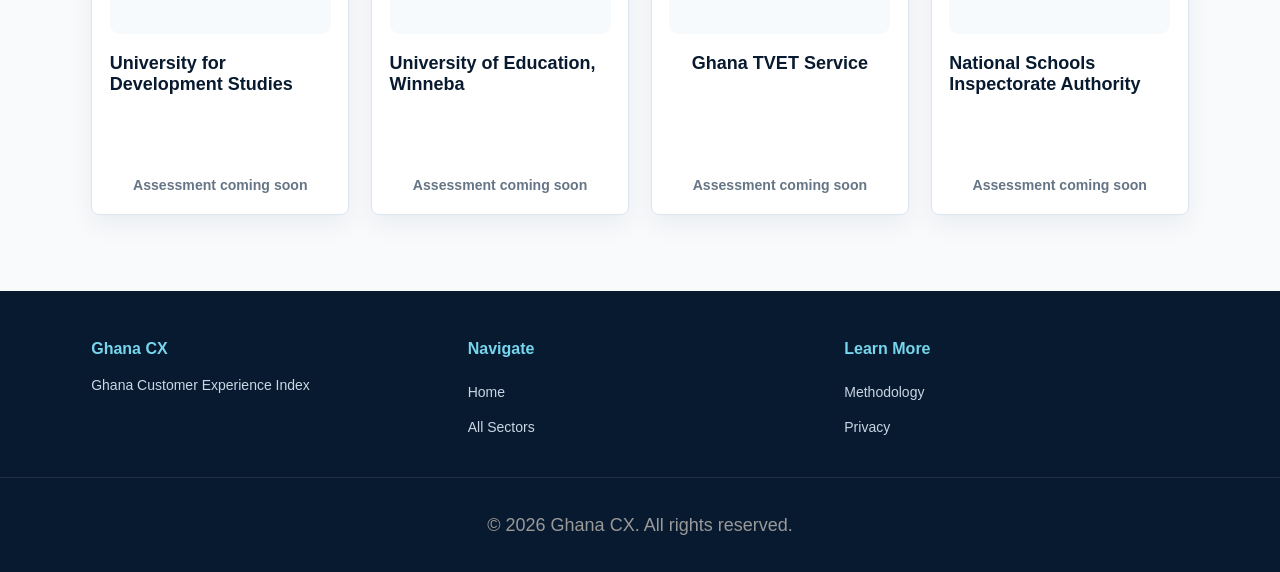
<file: education/index.html>
<!doctype html>
<html lang="en">
<head>
  <meta charset="utf-8">
  <meta name="viewport" content="width=device-width, initial-scale=1, viewport-fit=cover">
  <meta name="description" content="Ghana CX Education Customer Experience Index - Coming Soon">
  <meta name="theme-color" content="#081a2f">
  <title>Education | Ghana CX</title>
  <link rel="manifest" href="../manifest.webmanifest">
  <link rel="stylesheet" href="../styles/main.css">
  <link rel="stylesheet" href="../styles/sectors.css">
</head>
<body>
  <a class="skip-link" href="#main-content">Skip to main content</a>
  <header class="header">
    <div class="header-container">
      <a href="/" class="logo">
        <span class="logo-text">GHANA CX</span>
        <span class="logo-subtext">Customer Experience Index</span>
      </a>
      <nav class="nav">
        <a href="/" class="nav-link">Home</a>
        <a href="/#sectors" class="nav-link">Sectors</a>
        <a href="/#how-it-works" class="nav-link">How It Works</a>
        <a href="../pages/methodology.html" class="nav-link">Methodology</a>
        <a href="../pages/privacy.html" class="nav-link">Privacy</a>
      </nav>
    </div>
  </header>

  <main id="main-content">
    <div class="breadcrumb">
      <div class="container">
        <a href="/">Ghana CX</a> / <span>Education</span>
      </div>
    </div>

    <section class="sector-hero">
      <div class="container">
        <h1>Education Customer Experience</h1>
        <p>Measuring student and family experience across Ghana's educational institutions.</p>
      </div>
    </section>

    <section class="section-coming-soon">
      <div class="container" style="max-width: 700px;">
        <div class="coming-soon-card">
          <h2>Coming Soon</h2>
          <p>The Education Customer Experience Index is being prepared.</p>

          <p style="margin-top: 2rem; font-size: 16px; font-weight: 600; color: #081a2f;">This assessment will measure:</p>

          <ul class="metrics-list">
            <li>Access & Affordability</li>
            <li>Teaching Quality</li>
            <li>Facilities & Resources</li>
            <li>Student Support Services</li>
            <li>Communication & Transparency</li>
            <li>Learning Environment</li>
            <li>Curriculum Relevance</li>
            <li>Value & Outcomes</li>
            <li>Overall Satisfaction</li>
          </ul>

          <p style="margin-top: 2rem; color: #666; font-size: 14px;">
            <strong>Why this matters:</strong> Quality education shapes Ghana's future. We're building a structured way to measure educational experiences and drive improvement.
          </p>

          <div style="margin-top: 3rem; display: flex; gap: 1rem; flex-wrap: wrap; justify-content: center;">
            <a href="/" class="cta-primary">Back to Ghana CX Home</a>
            <a href="/#sectors" class="cta-secondary">Explore Other Sectors</a>
            <a href="../pages/sector-metrics.html" class="cta-secondary">View Metrics Dashboard Preview</a>
          </div>
        </div>
      </div>
    </section>

    <section class="section-sector-info">
      <div class="container" style="max-width: 700px;">
        <h2>About This Assessment</h2>
        <p>The Education Customer Experience Index will capture feedback from:</p>
        <ul style="margin-left: 2rem; margin-top: 1rem;">
          <li><strong>Primary & Secondary Schools</strong> — Teaching quality, facilities, support</li>
          <li><strong>Vocational Institutions</strong> — Skills training, job readiness, support</li>
          <li><strong>Universities</strong> — Academic quality, campus life, career support</li>
        </ul>
        <p style="margin-top: 1.5rem;">This enables educational institutions to understand stakeholder needs and improve learning outcomes across Ghana.</p>
      </div>
    </section>

    <section class="sector-directory">
      <div class="container">
        <div class="sector-directory-header">
          <h2>Ghana Education Institution Map</h2>
          <p>Candidate institutions and service channels for the upcoming education experience index.</p>
        </div>
        <div class="sector-directory-grid">
          <div class="sector-directory-card"><h3>Ghana Education Service</h3><p>Basic and secondary education administration</p></div>
          <div class="sector-directory-card"><h3>University of Ghana</h3><p>Higher education and student services</p></div>
          <div class="sector-directory-card"><h3>Kwame Nkrumah University of Science and Technology</h3><p>University services and campus experience</p></div>
          <div class="sector-directory-card"><h3>University of Cape Coast</h3><p>Academic and student support services</p></div>
          <div class="sector-directory-card"><h3>University for Development Studies</h3><p>Higher education service experience</p></div>
          <div class="sector-directory-card"><h3>University of Education, Winneba</h3><p>Teacher education and student services</p></div>
          <div class="sector-directory-card"><h3>Ghana TVET Service</h3><p>Technical and vocational education services</p></div>
          <div class="sector-directory-card"><h3>National Schools Inspectorate Authority</h3><p>School inspection and quality assurance</p></div>
        </div>
      </div>
    </section>
  </main>

  <footer class="footer">
    <div class="footer-content">
      <div class="footer-section">
        <h4>Ghana CX</h4>
        <p>Ghana Customer Experience Index</p>
      </div>
      <div class="footer-section">
        <h4>Navigate</h4>
        <ul>
          <li><a href="/">Home</a></li>
          <li><a href="/#sectors">All Sectors</a></li>
        </ul>
      </div>
      <div class="footer-section">
        <h4>Learn More</h4>
        <ul>
          <li><a href="../pages/methodology.html">Methodology</a></li>
          <li><a href="../pages/privacy.html">Privacy</a></li>
        </ul>
      </div>
    </div>
    <div class="footer-bottom">
      <p>&copy; 2026 Ghana CX. All rights reserved.</p>
    </div>
  </footer>

  <style>
    .coming-soon-card {
      background: linear-gradient(135deg, #f0f7fb 0%, #f8fafc 100%);
      border: 2px solid #1e78b5;
      border-radius: 12px;
      padding: 3rem 2rem;
      text-align: center;
    }
    .coming-soon-card h2 { color: #081a2f; margin-bottom: 1rem; }
    .coming-soon-card p { color: #666; font-size: 16px; line-height: 1.7; }
    .metrics-list {
      list-style: none;
      text-align: left;
      background: white;
      padding: 1.5rem;
      border-radius: 8px;
      margin: 0;
    }
    .metrics-list li {
      padding: 0.5rem 0;
      border-bottom: 1px solid #eee;
      color: #333;
    }
    .metrics-list li:last-child { border-bottom: none; }
    .section-coming-soon { padding: clamp(60px, 10vw, 100px) 0; background: white; }
    .section-sector-info { padding: clamp(60px, 10vw, 100px) 0; background: #f8fafc; border-top: 1px solid #e0e0e0; }
    .section-sector-info h2 { color: #081a2f; }
    .section-sector-info p, .section-sector-info li { color: #666; }
  </style>

  <script src="../data/config.js"></script>
  <script src="../scripts/main.js"></script>
</body>
</html>
</file>
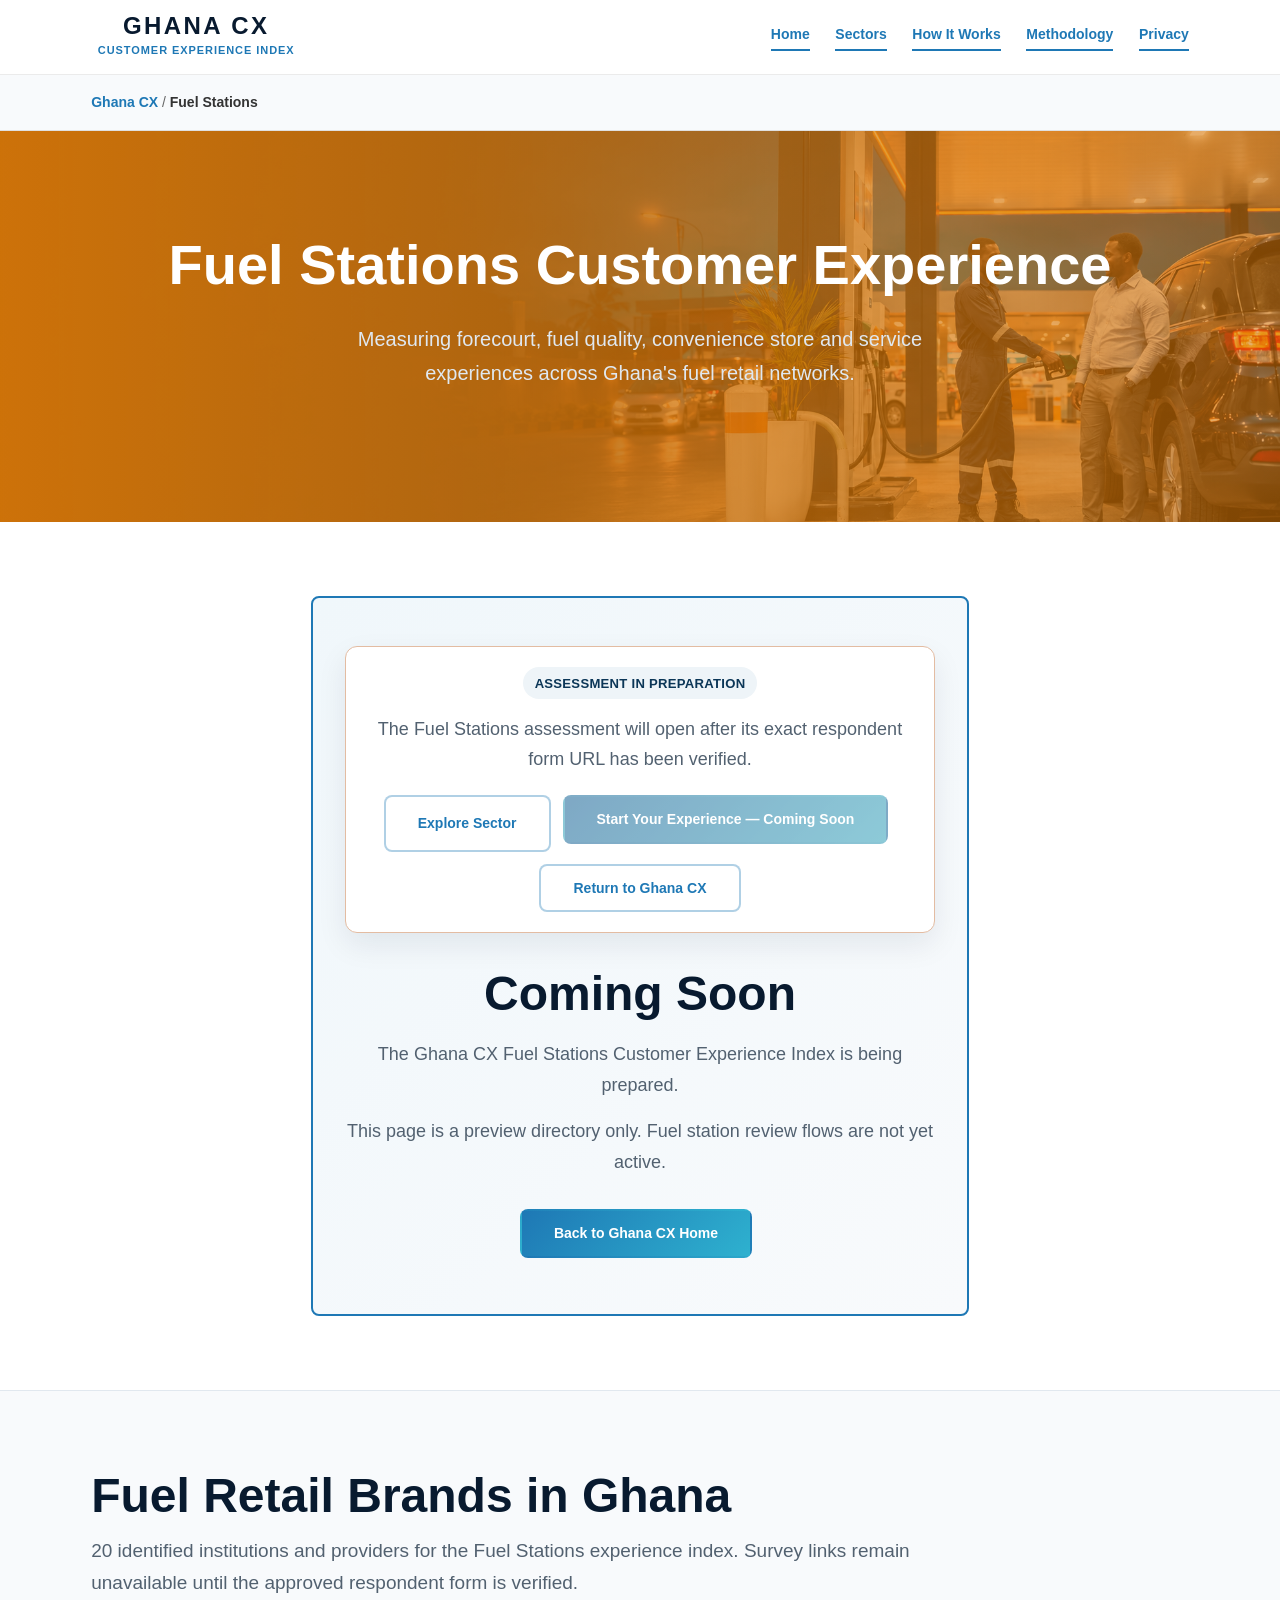
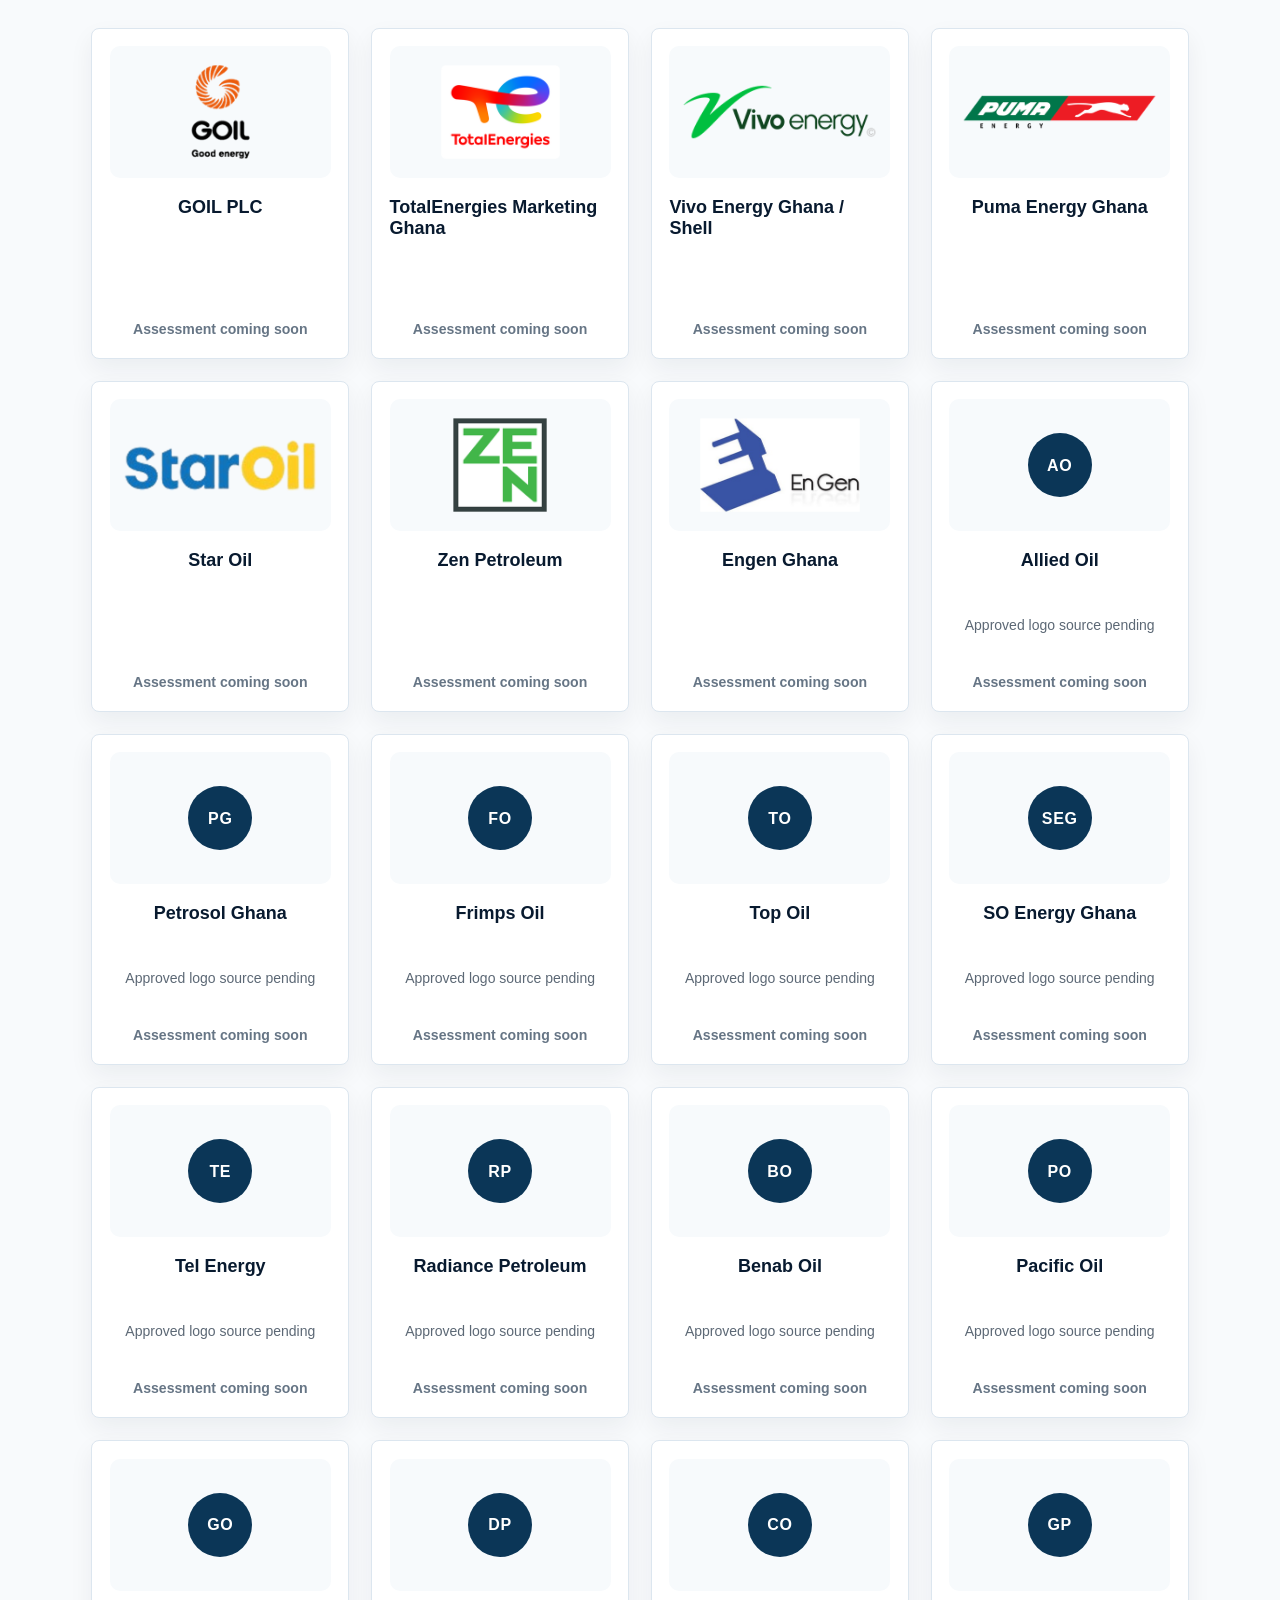
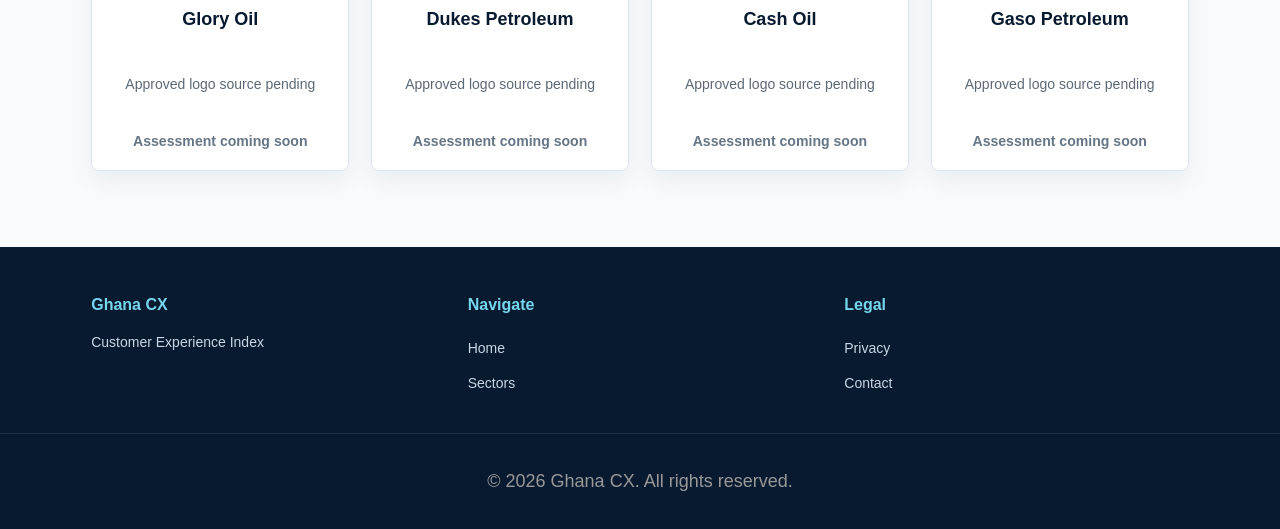
<file: fuel-stations/index.html>
<!doctype html>
<html lang="en">
<head>
  <meta charset="utf-8">
  <meta name="viewport" content="width=device-width, initial-scale=1, viewport-fit=cover">
  <meta name="description" content="Ghana CX Fuel Stations Customer Experience Index - Coming Soon">
  <meta name="theme-color" content="#081a2f">
  <title>Fuel Stations | Ghana CX</title>
  <link rel="manifest" href="../manifest.webmanifest">
  <link rel="stylesheet" href="../styles/main.css">
  <link rel="stylesheet" href="../styles/sectors.css">
</head>
<body>
  <a class="skip-link" href="#main-content">Skip to main content</a>
  <header class="header">
    <div class="header-container">
      <a href="/" class="logo">
        <span class="logo-text">GHANA CX</span>
        <span class="logo-subtext">Customer Experience Index</span>
      </a>
      <nav class="nav">
        <a href="/" class="nav-link">Home</a>
        <a href="/#sectors" class="nav-link">Sectors</a>
        <a href="/#how-it-works" class="nav-link">How It Works</a>
        <a href="../pages/methodology.html" class="nav-link">Methodology</a>
        <a href="../pages/privacy.html" class="nav-link">Privacy</a>
      </nav>
    </div>
  </header>

  <main id="main-content">
    <div class="breadcrumb">
      <div class="container">
        <a href="/">Ghana CX</a> / <span>Fuel Stations</span>
      </div>
    </div>

    <section class="sector-hero">
      <div class="container">
        <h1>Fuel Stations Customer Experience</h1>
        <p>Measuring forecourt, fuel quality, convenience store and service experiences across Ghana's fuel retail networks.</p>
      </div>
    </section>

    <section class="section-coming-soon">
      <div class="container" style="max-width: 760px;">
        <div class="coming-soon-card">
          <h2>Coming Soon</h2>
          <p>The Ghana CX Fuel Stations Customer Experience Index is being prepared.</p>
          <p>This page is a preview directory only. Fuel station review flows are not yet active.</p>
          <div style="margin-top: 2rem; display: flex; justify-content: center;">
            <a href="/" class="cta-primary">Back to Ghana CX Home</a>
          </div>
        </div>
      </div>
    </section>

    <section class="sector-directory">
      <div class="container">
        <div class="sector-directory-header">
          <h2>Fuel Retail Brands in Ghana</h2>
          <p>Preview directory for the upcoming fuel-station experience index. Logo tiles use local brand-identification cards and can be replaced with approved official logo files when supplied.</p>
        </div>

        <div class="sector-directory-grid">
          <div class="sector-directory-card"><div class="logo-tile" style="--brand-bg:#f8de18;--brand-fg:#009845;">GOIL<small>Ghana Oil</small></div><h3>GOIL</h3><p>Fuel retail and service stations</p></div>
          <div class="sector-directory-card"><div class="logo-tile" style="--brand-bg:#fff3f0;--brand-fg:#e1251b;">TotalEnergies</div><h3>TotalEnergies Marketing Ghana</h3><p>Fuel, lubricants and convenience retail</p></div>
          <div class="sector-directory-card"><div class="logo-tile" style="--brand-bg:#fff6d6;--brand-fg:#d71920;">Shell<small>Vivo Energy</small></div><h3>Vivo Energy Ghana / Shell</h3><p>Shell-branded forecourts</p></div>
          <div class="sector-directory-card"><div class="logo-tile" style="--brand-bg:#0050a4;--brand-fg:#ffffff;">PUMA</div><h3>Puma Energy Ghana</h3><p>Fuel station network</p></div>
          <div class="sector-directory-card"><div class="logo-tile" style="--brand-bg:#eaf3ff;--brand-fg:#005baa;">Star Oil</div><h3>Star Oil</h3><p>Oil marketing and fuel retail</p></div>
          <div class="sector-directory-card"><div class="logo-tile" style="--brand-bg:#111827;--brand-fg:#fbbf24;">ZEN</div><h3>Zen Petroleum</h3><p>Fuel and petroleum products</p></div>
          <div class="sector-directory-card"><div class="logo-tile" style="--brand-bg:#fff1f2;--brand-fg:#be123c;">Allied Oil</div><h3>Allied Oil</h3><p>Fuel retail and distribution</p></div>
          <div class="sector-directory-card"><div class="logo-tile" style="--brand-bg:#eef8f1;--brand-fg:#00843d;">Petrosol</div><h3>Petrosol Ghana</h3><p>Oil marketing company</p></div>
          <div class="sector-directory-card"><div class="logo-tile" style="--brand-bg:#fff7ed;--brand-fg:#ea580c;">Frimps</div><h3>Frimps Oil</h3><p>Fuel and service stations</p></div>
          <div class="sector-directory-card"><div class="logo-tile" style="--brand-bg:#fef2f2;--brand-fg:#b91c1c;">Top Oil</div><h3>Top Oil</h3><p>Petroleum retail network</p></div>
          <div class="sector-directory-card"><div class="logo-tile" style="--brand-bg:#eff6ff;--brand-fg:#1d4ed8;">SO Energy</div><h3>SO Energy Ghana</h3><p>Fuel and energy retail</p></div>
          <div class="sector-directory-card"><div class="logo-tile" style="--brand-bg:#ecfeff;--brand-fg:#0e7490;">Engen</div><h3>Engen Ghana</h3><p>Fuel station brand</p></div>
          <div class="sector-directory-card"><div class="logo-tile" style="--brand-bg:#f0fdf4;--brand-fg:#15803d;">Tel Energy</div><h3>Tel Energy</h3><p>Oil marketing operations</p></div>
          <div class="sector-directory-card"><div class="logo-tile" style="--brand-bg:#fff7ed;--brand-fg:#c2410c;">Radiance</div><h3>Radiance Petroleum</h3><p>Petroleum products and retail</p></div>
          <div class="sector-directory-card"><div class="logo-tile" style="--brand-bg:#fdf2f8;--brand-fg:#be185d;">Benab</div><h3>Benab Oil</h3><p>Fuel retail and petroleum services</p></div>
          <div class="sector-directory-card"><div class="logo-tile" style="--brand-bg:#eef2ff;--brand-fg:#4338ca;">Pacific Oil</div><h3>Pacific Oil</h3><p>Fuel marketing and service stations</p></div>
          <div class="sector-directory-card"><div class="logo-tile" style="--brand-bg:#fefce8;--brand-fg:#854d0e;">Glory Oil</div><h3>Glory Oil</h3><p>Petroleum retail operations</p></div>
          <div class="sector-directory-card"><div class="logo-tile" style="--brand-bg:#f1f5f9;--brand-fg:#0f172a;">Dukes</div><h3>Dukes Petroleum</h3><p>Fuel retail and distribution</p></div>
          <div class="sector-directory-card"><div class="logo-tile" style="--brand-bg:#f8fafc;--brand-fg:#334155;">Cash Oil</div><h3>Cash Oil</h3><p>Fuel and petroleum products</p></div>
          <div class="sector-directory-card"><div class="logo-tile" style="--brand-bg:#ecfdf5;--brand-fg:#047857;">Gaso</div><h3>Gaso Petroleum</h3><p>Oil marketing company</p></div>
        </div>
      </div>
    </section>
  </main>

  <footer class="footer">
    <div class="footer-content">
      <div class="footer-section">
        <h4>Ghana CX</h4>
        <p>Customer Experience Index</p>
      </div>
      <div class="footer-section">
        <h4>Navigate</h4>
        <ul>
          <li><a href="/">Home</a></li>
          <li><a href="/#sectors">Sectors</a></li>
        </ul>
      </div>
      <div class="footer-section">
        <h4>Legal</h4>
        <ul>
          <li><a href="../pages/privacy.html">Privacy</a></li>
          <li><a href="../pages/contact.html">Contact</a></li>
        </ul>
      </div>
    </div>
    <div class="footer-bottom">
      <p>&copy; 2026 Ghana CX. All rights reserved.</p>
    </div>
  </footer>

  <style>
    .coming-soon-card {
      background: linear-gradient(135deg, #f0f7fb 0%, #f8fafc 100%);
      border: 2px solid #1e78b5;
      border-radius: 8px;
      padding: 3rem 2rem;
      text-align: center;
    }
    .coming-soon-card h2 { color: #081a2f; margin-bottom: 1rem; }
    .coming-soon-card p { color: #526170; }
    .section-coming-soon { padding: clamp(46px, 7vw, 74px) 0; background: white; }
  </style>

  <script src="../data/config.js"></script>
  <script src="../scripts/main.js"></script>
</body>
</html>
</file>
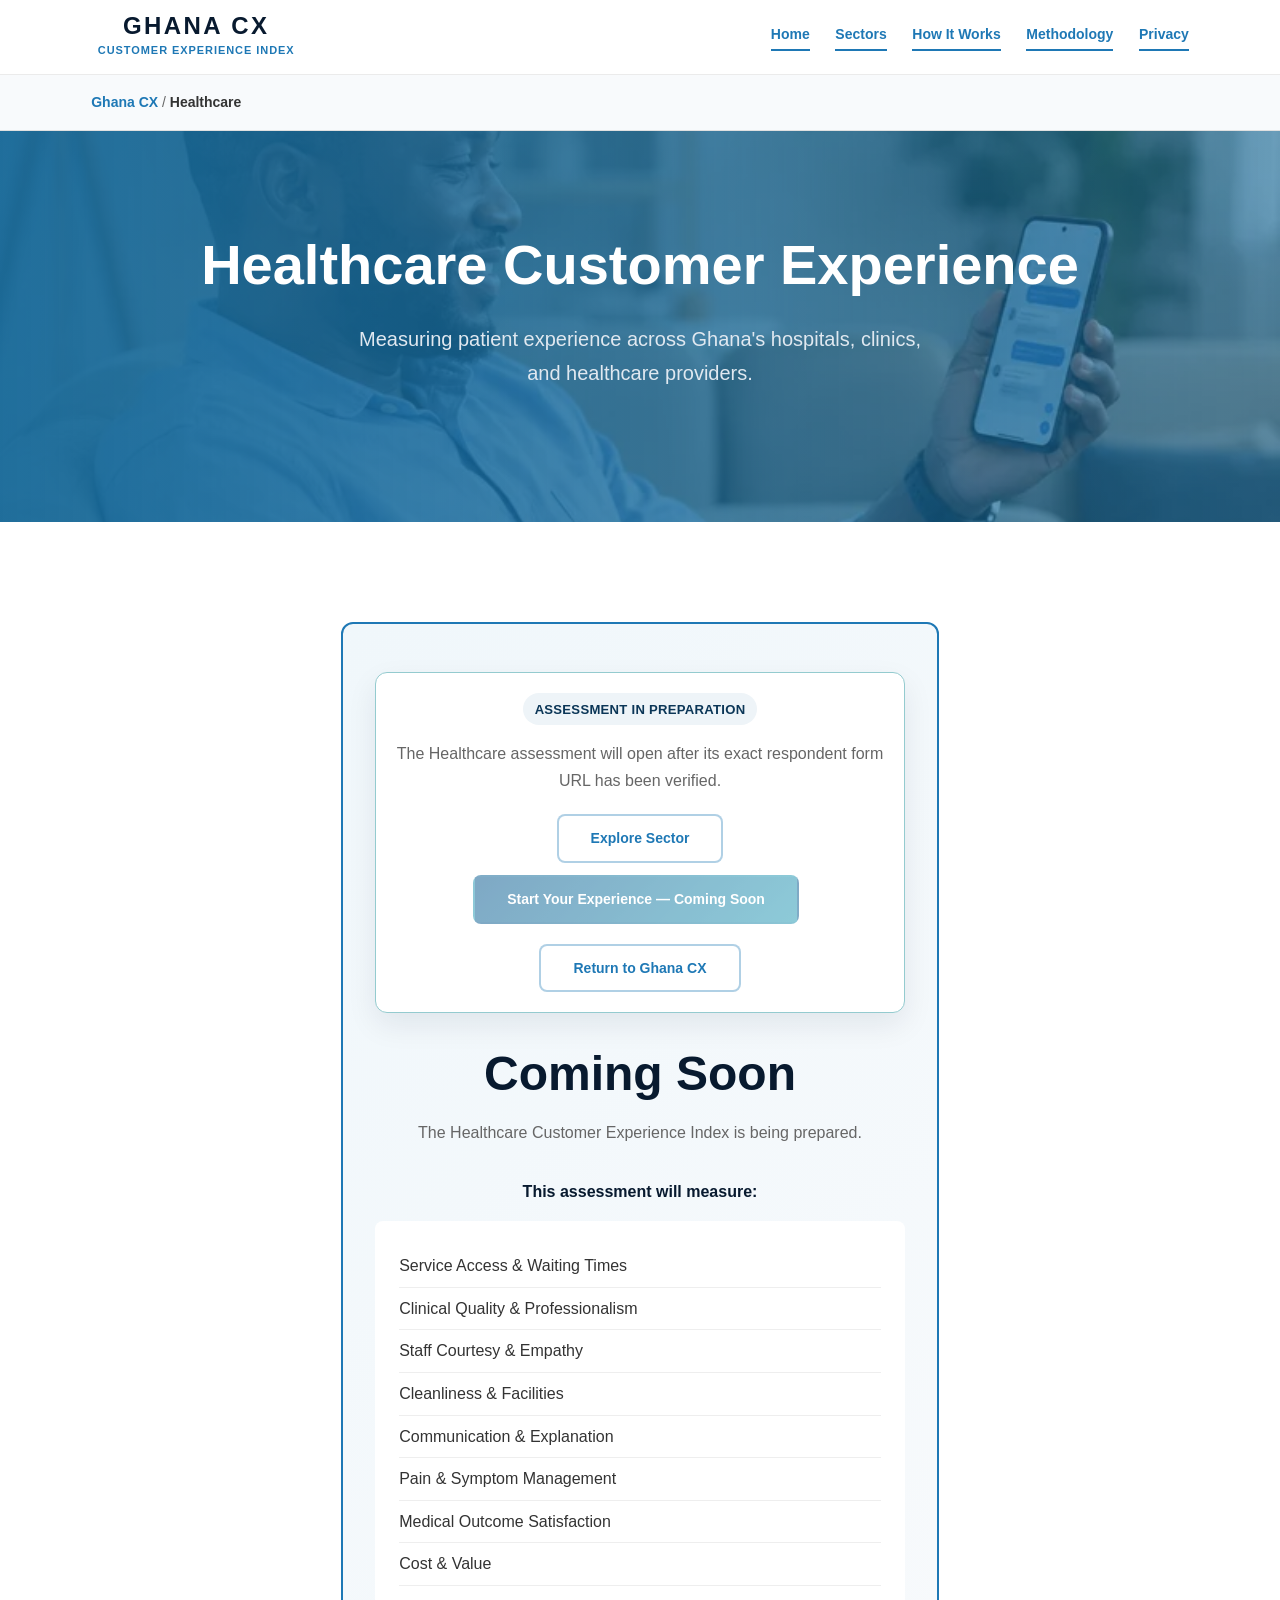
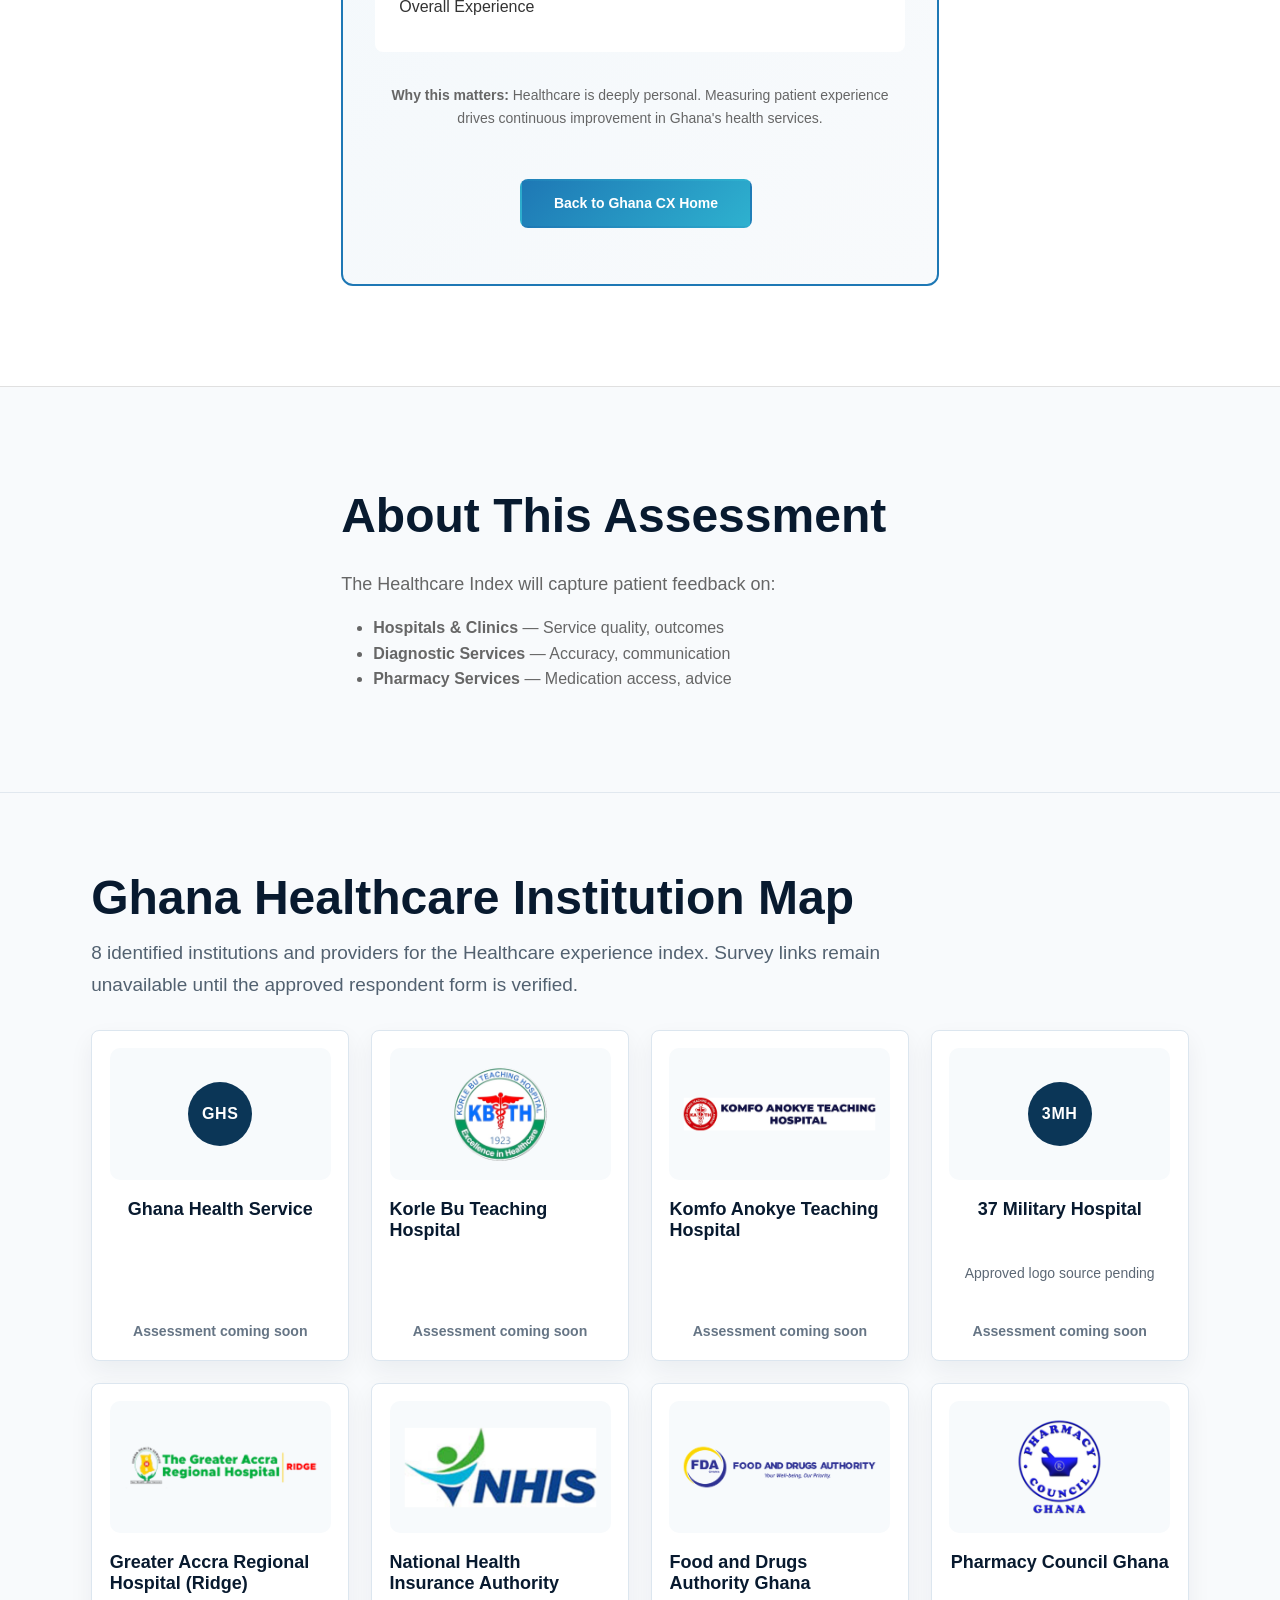
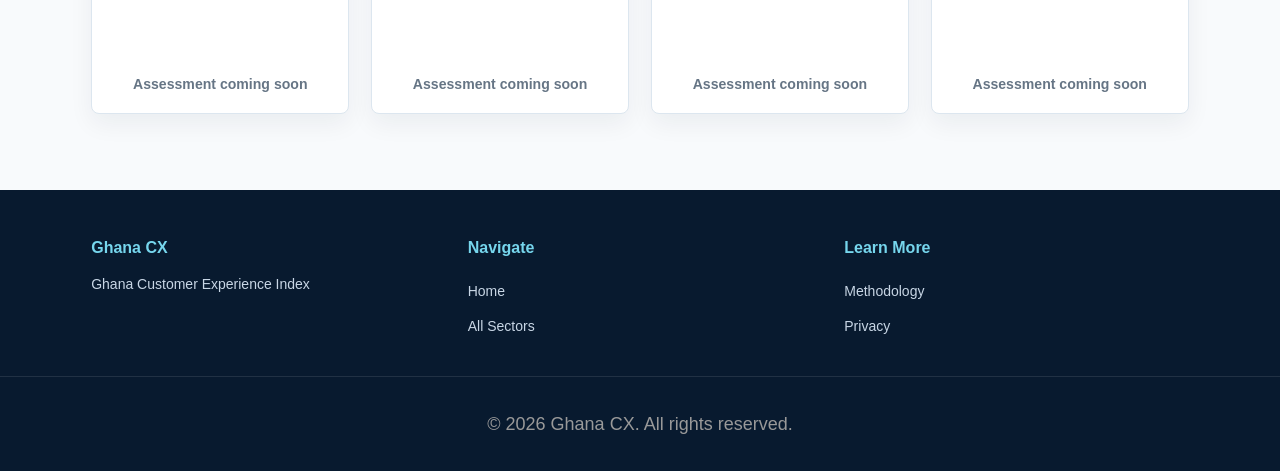
<file: healthcare/index.html>
<!doctype html>
<html lang="en">
<head>
  <meta charset="utf-8">
  <meta name="viewport" content="width=device-width, initial-scale=1, viewport-fit=cover">
  <meta name="theme-color" content="#081a2f">
  <title>Healthcare | Ghana CX</title>
  <link rel="manifest" href="../manifest.webmanifest">
  <link rel="stylesheet" href="../styles/main.css">
  <link rel="stylesheet" href="../styles/sectors.css">
</head>
<body>
  <a class="skip-link" href="#main-content">Skip to main content</a>
  <header class="header">
    <div class="header-container">
      <a href="/" class="logo"><span class="logo-text">GHANA CX</span><span class="logo-subtext">Customer Experience Index</span></a>
      <nav class="nav">
        <a href="/" class="nav-link">Home</a>
        <a href="/#sectors" class="nav-link">Sectors</a>
        <a href="/#how-it-works" class="nav-link">How It Works</a>
        <a href="../pages/methodology.html" class="nav-link">Methodology</a>
        <a href="../pages/privacy.html" class="nav-link">Privacy</a>
      </nav>
    </div>
  </header>

  <main id="main-content">
    <div class="breadcrumb"><div class="container"><a href="/">Ghana CX</a> / <span>Healthcare</span></div></div>
    <section class="sector-hero"><div class="container"><h1>Healthcare Customer Experience</h1><p>Measuring patient experience across Ghana's hospitals, clinics, and healthcare providers.</p></div></section>
    <section class="section-coming-soon"><div class="container" style="max-width: 700px;"><div class="coming-soon-card"><h2>Coming Soon</h2><p>The Healthcare Customer Experience Index is being prepared.</p><p style="margin-top: 2rem; font-size: 16px; font-weight: 600; color: #081a2f;">This assessment will measure:</p><ul class="metrics-list"><li>Service Access & Waiting Times</li><li>Clinical Quality & Professionalism</li><li>Staff Courtesy & Empathy</li><li>Cleanliness & Facilities</li><li>Communication & Explanation</li><li>Pain & Symptom Management</li><li>Medical Outcome Satisfaction</li><li>Cost & Value</li><li>Overall Experience</li></ul><p style="margin-top: 2rem; color: #666; font-size: 14px;"><strong>Why this matters:</strong> Healthcare is deeply personal. Measuring patient experience drives continuous improvement in Ghana's health services.</p><div style="margin-top: 3rem; display: flex; gap: 1rem; flex-wrap: wrap; justify-content: center;"><a href="/" class="cta-primary">Back to Ghana CX Home</a><a href="/#sectors" class="cta-secondary">Explore Other Sectors</a><a href="../pages/sector-metrics.html" class="cta-secondary">View Metrics Dashboard Preview</a></div></div></div></section>
    <section class="section-sector-info"><div class="container" style="max-width: 700px;"><h2>About This Assessment</h2><p>The Healthcare Index will capture patient feedback on:</p><ul style="margin-left: 2rem; margin-top: 1rem;"><li><strong>Hospitals & Clinics</strong> — Service quality, outcomes</li><li><strong>Diagnostic Services</strong> — Accuracy, communication</li><li><strong>Pharmacy Services</strong> — Medication access, advice</li></ul></div></section>
    <section class="sector-directory">
      <div class="container">
        <div class="sector-directory-header">
          <h2>Ghana Healthcare Institution Map</h2>
          <p>Candidate hospitals, health agencies and service channels for the upcoming healthcare experience index.</p>
        </div>
        <div class="sector-directory-grid">
          <div class="sector-directory-card"><h3>Ghana Health Service</h3><p>Public health service delivery and administration</p></div>
          <div class="sector-directory-card"><h3>Korle Bu Teaching Hospital</h3><p>Patient service and specialist care experience</p></div>
          <div class="sector-directory-card"><h3>Komfo Anokye Teaching Hospital</h3><p>Patient care and hospital service experience</p></div>
          <div class="sector-directory-card"><h3>37 Military Hospital</h3><p>Healthcare access and patient support</p></div>
          <div class="sector-directory-card"><h3>Ridge Hospital</h3><p>Greater Accra regional hospital services</p></div>
          <div class="sector-directory-card"><h3>National Health Insurance Authority</h3><p>NHIS service experience and support</p></div>
          <div class="sector-directory-card"><h3>Food and Drugs Authority Ghana</h3><p>Health product regulation and consumer service</p></div>
          <div class="sector-directory-card"><h3>Pharmacy Council Ghana</h3><p>Pharmacy regulation and service experience</p></div>
        </div>
      </div>
    </section>
  </main>

  <footer class="footer"><div class="footer-content"><div class="footer-section"><h4>Ghana CX</h4><p>Ghana Customer Experience Index</p></div><div class="footer-section"><h4>Navigate</h4><ul><li><a href="/">Home</a></li><li><a href="/#sectors">All Sectors</a></li></ul></div><div class="footer-section"><h4>Learn More</h4><ul><li><a href="../pages/methodology.html">Methodology</a></li><li><a href="../pages/privacy.html">Privacy</a></li></ul></div></div><div class="footer-bottom"><p>&copy; 2026 Ghana CX. All rights reserved.</p></div></footer>

  <style>
    .coming-soon-card { background: linear-gradient(135deg, #f0f7fb 0%, #f8fafc 100%); border: 2px solid #1e78b5; border-radius: 12px; padding: 3rem 2rem; text-align: center; }
    .coming-soon-card h2 { color: #081a2f; margin-bottom: 1rem; }
    .coming-soon-card p { color: #666; font-size: 16px; line-height: 1.7; }
    .metrics-list { list-style: none; text-align: left; background: white; padding: 1.5rem; border-radius: 8px; margin: 0; }
    .metrics-list li { padding: 0.5rem 0; border-bottom: 1px solid #eee; color: #333; }
    .metrics-list li:last-child { border-bottom: none; }
    .section-coming-soon { padding: clamp(60px, 10vw, 100px) 0; background: white; }
    .section-sector-info { padding: clamp(60px, 10vw, 100px) 0; background: #f8fafc; border-top: 1px solid #e0e0e0; }
    .section-sector-info h2 { color: #081a2f; }
    .section-sector-info p, .section-sector-info li { color: #666; }
  </style>

  <script src="../data/config.js"></script>
  <script src="../scripts/main.js"></script>
</body>
</html>
</file>
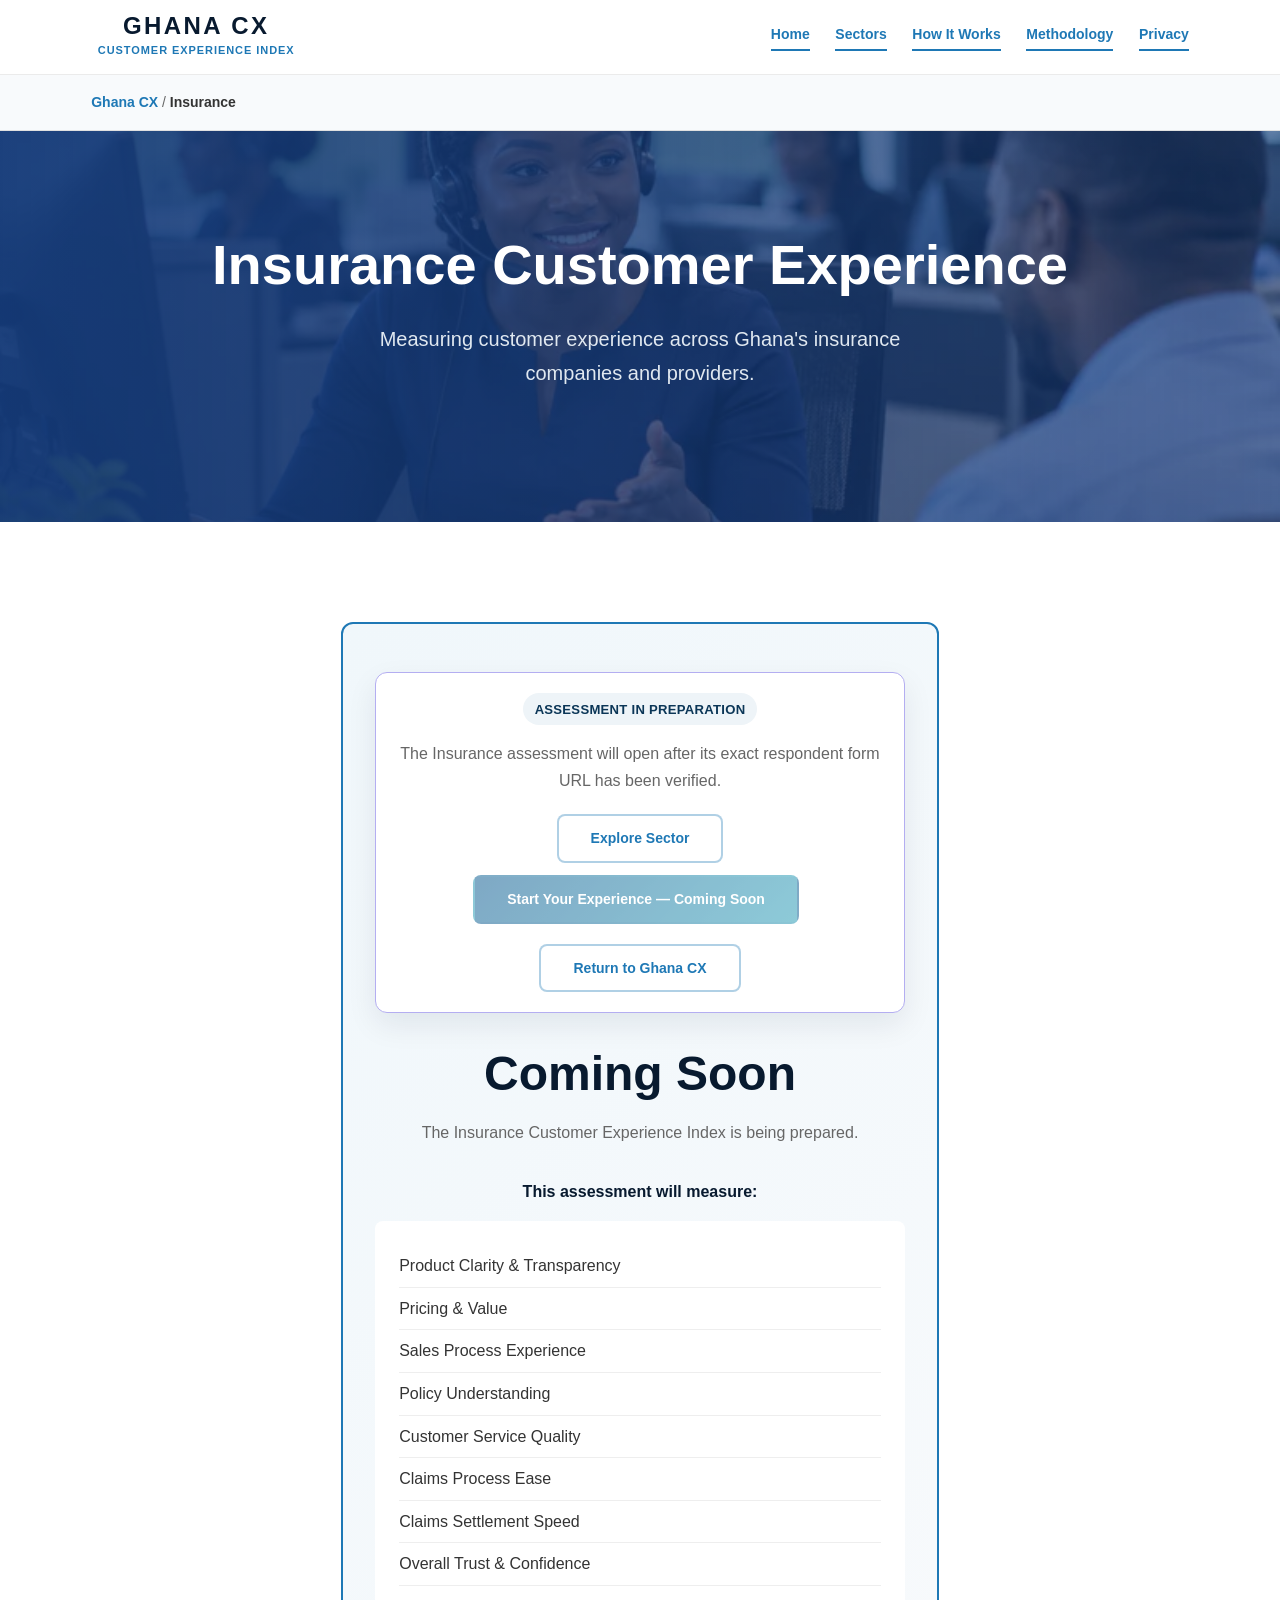
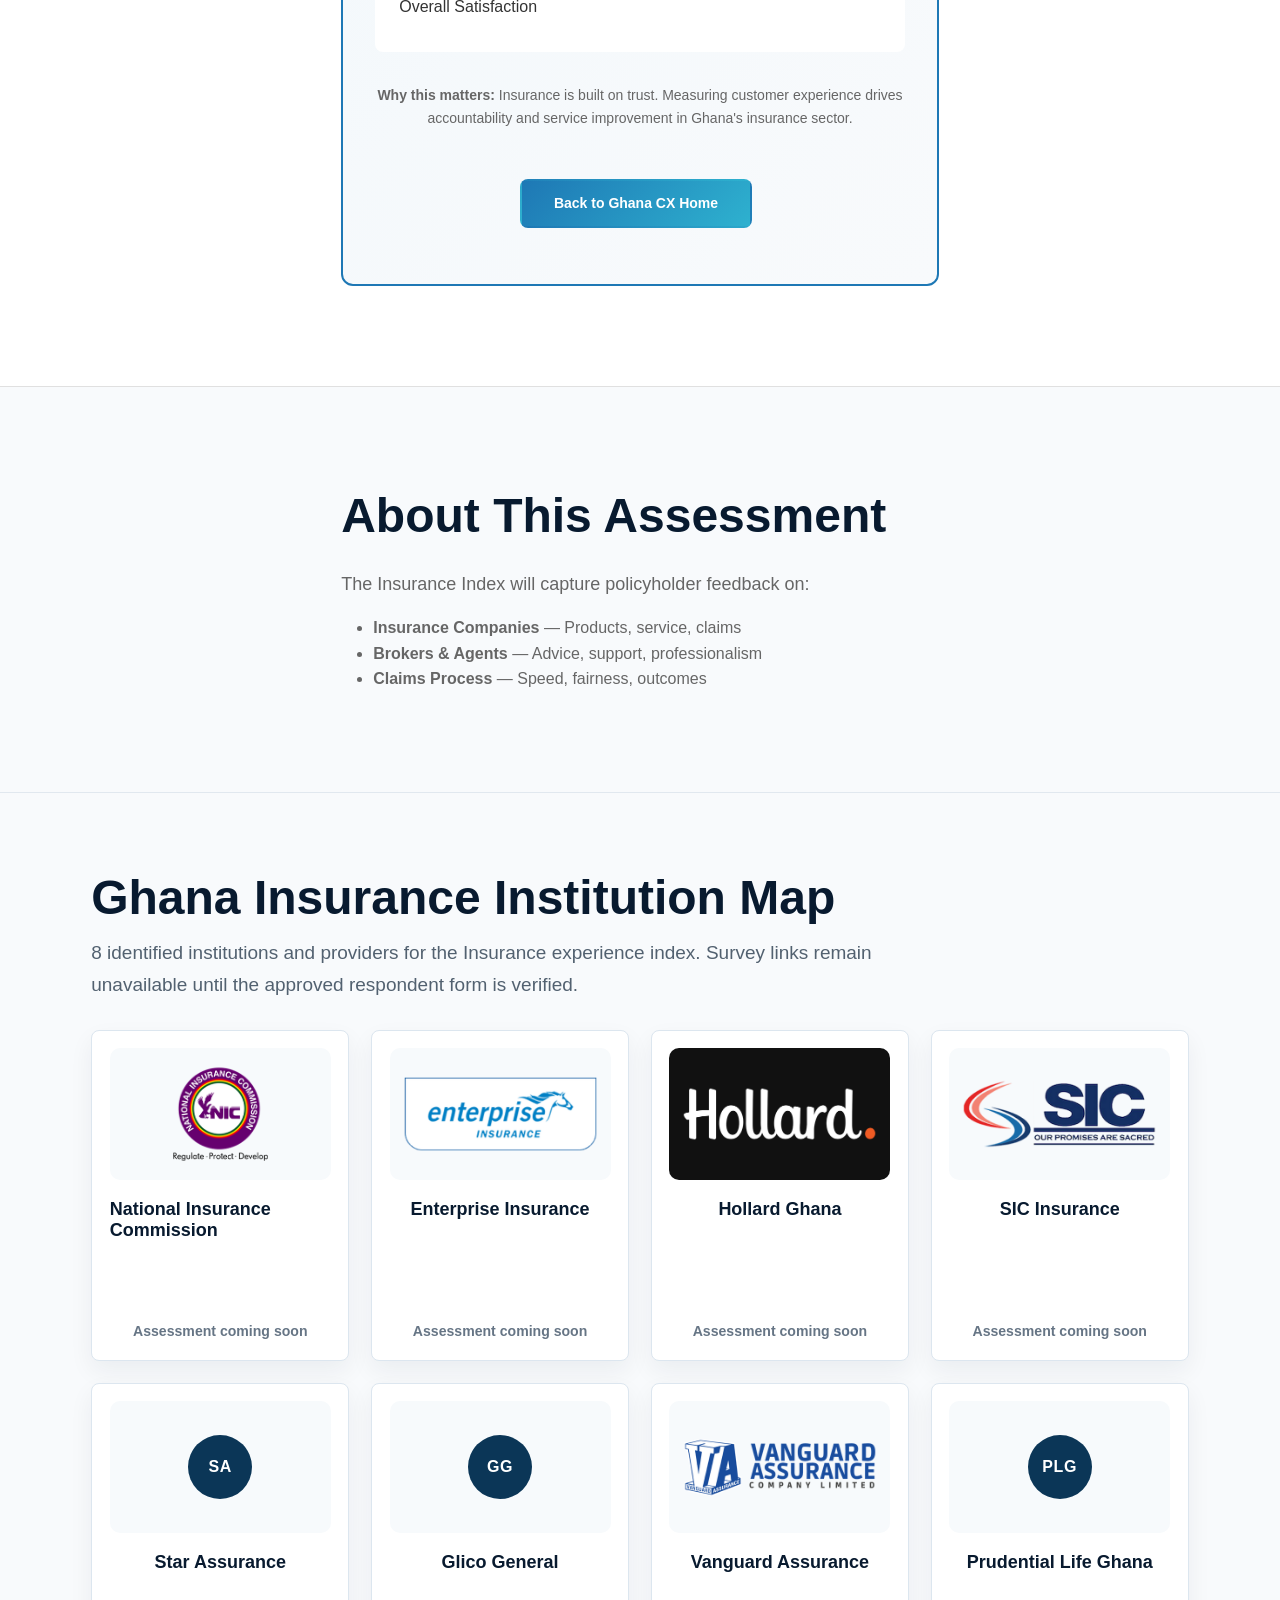
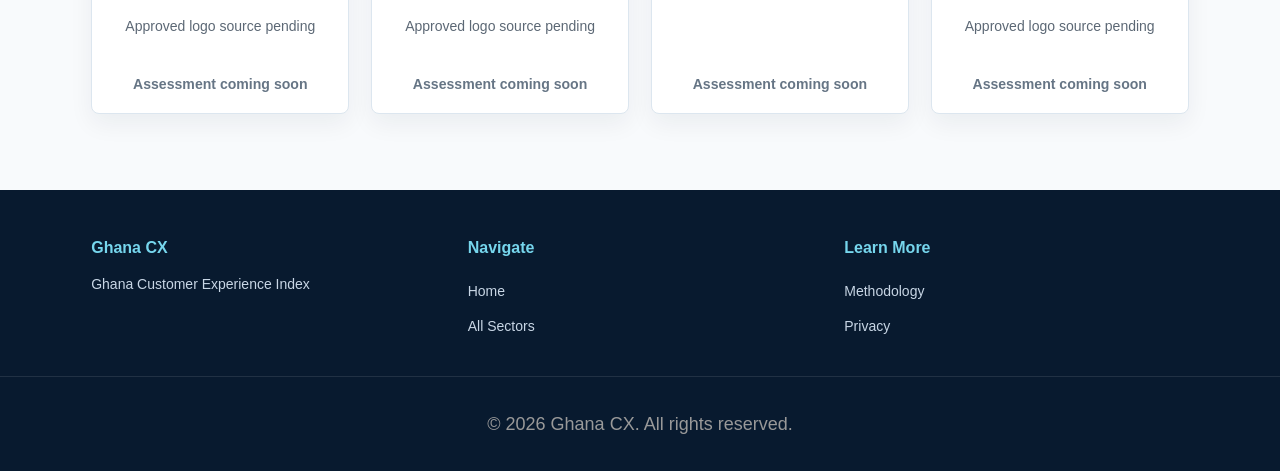
<file: insurance/index.html>
<!doctype html>
<html lang="en">
<head>
  <meta charset="utf-8">
  <meta name="viewport" content="width=device-width, initial-scale=1, viewport-fit=cover">
  <meta name="theme-color" content="#081a2f">
  <title>Insurance | Ghana CX</title>
  <link rel="manifest" href="../manifest.webmanifest">
  <link rel="stylesheet" href="../styles/main.css">
  <link rel="stylesheet" href="../styles/sectors.css">
</head>
<body>
  <a class="skip-link" href="#main-content">Skip to main content</a>
  <header class="header">
    <div class="header-container">
      <a href="/" class="logo"><span class="logo-text">GHANA CX</span><span class="logo-subtext">Customer Experience Index</span></a>
      <nav class="nav">
        <a href="/" class="nav-link">Home</a>
        <a href="/#sectors" class="nav-link">Sectors</a>
        <a href="/#how-it-works" class="nav-link">How It Works</a>
        <a href="../pages/methodology.html" class="nav-link">Methodology</a>
        <a href="../pages/privacy.html" class="nav-link">Privacy</a>
      </nav>
    </div>
  </header>

  <main id="main-content">
    <div class="breadcrumb"><div class="container"><a href="/">Ghana CX</a> / <span>Insurance</span></div></div>
    <section class="sector-hero"><div class="container"><h1>Insurance Customer Experience</h1><p>Measuring customer experience across Ghana's insurance companies and providers.</p></div></section>
    <section class="section-coming-soon"><div class="container" style="max-width: 700px;"><div class="coming-soon-card"><h2>Coming Soon</h2><p>The Insurance Customer Experience Index is being prepared.</p><p style="margin-top: 2rem; font-size: 16px; font-weight: 600; color: #081a2f;">This assessment will measure:</p><ul class="metrics-list"><li>Product Clarity & Transparency</li><li>Pricing & Value</li><li>Sales Process Experience</li><li>Policy Understanding</li><li>Customer Service Quality</li><li>Claims Process Ease</li><li>Claims Settlement Speed</li><li>Overall Trust & Confidence</li><li>Overall Satisfaction</li></ul><p style="margin-top: 2rem; color: #666; font-size: 14px;"><strong>Why this matters:</strong> Insurance is built on trust. Measuring customer experience drives accountability and service improvement in Ghana's insurance sector.</p><div style="margin-top: 3rem; display: flex; gap: 1rem; flex-wrap: wrap; justify-content: center;"><a href="/" class="cta-primary">Back to Ghana CX Home</a><a href="/#sectors" class="cta-secondary">Explore Other Sectors</a><a href="../pages/sector-metrics.html" class="cta-secondary">View Metrics Dashboard Preview</a></div></div></div></section>
    <section class="section-sector-info"><div class="container" style="max-width: 700px;"><h2>About This Assessment</h2><p>The Insurance Index will capture policyholder feedback on:</p><ul style="margin-left: 2rem; margin-top: 1rem;"><li><strong>Insurance Companies</strong> — Products, service, claims</li><li><strong>Brokers & Agents</strong> — Advice, support, professionalism</li><li><strong>Claims Process</strong> — Speed, fairness, outcomes</li></ul></div></section>
    <section class="sector-directory">
      <div class="container">
        <div class="sector-directory-header">
          <h2>Ghana Insurance Institution Map</h2>
          <p>Candidate insurers, brokers and regulators for the upcoming insurance experience index.</p>
        </div>
        <div class="sector-directory-grid">
          <div class="sector-directory-card"><h3>National Insurance Commission</h3><p>Insurance regulation and consumer protection</p></div>
          <div class="sector-directory-card"><h3>Enterprise Insurance</h3><p>General insurance services</p></div>
          <div class="sector-directory-card"><h3>Hollard Ghana</h3><p>Insurance products and claims experience</p></div>
          <div class="sector-directory-card"><h3>SIC Insurance</h3><p>General insurance and customer service</p></div>
          <div class="sector-directory-card"><h3>Star Assurance</h3><p>Insurance policy and claims services</p></div>
          <div class="sector-directory-card"><h3>Glico General</h3><p>Insurance and customer support</p></div>
          <div class="sector-directory-card"><h3>Vanguard Assurance</h3><p>Insurance products and claims support</p></div>
          <div class="sector-directory-card"><h3>Prudential Life Ghana</h3><p>Life insurance customer experience</p></div>
        </div>
      </div>
    </section>
  </main>

  <footer class="footer"><div class="footer-content"><div class="footer-section"><h4>Ghana CX</h4><p>Ghana Customer Experience Index</p></div><div class="footer-section"><h4>Navigate</h4><ul><li><a href="/">Home</a></li><li><a href="/#sectors">All Sectors</a></li></ul></div><div class="footer-section"><h4>Learn More</h4><ul><li><a href="../pages/methodology.html">Methodology</a></li><li><a href="../pages/privacy.html">Privacy</a></li></ul></div></div><div class="footer-bottom"><p>&copy; 2026 Ghana CX. All rights reserved.</p></div></footer>

  <style>
    .coming-soon-card { background: linear-gradient(135deg, #f0f7fb 0%, #f8fafc 100%); border: 2px solid #1e78b5; border-radius: 12px; padding: 3rem 2rem; text-align: center; }
    .coming-soon-card h2 { color: #081a2f; margin-bottom: 1rem; }
    .coming-soon-card p { color: #666; font-size: 16px; line-height: 1.7; }
    .metrics-list { list-style: none; text-align: left; background: white; padding: 1.5rem; border-radius: 8px; margin: 0; }
    .metrics-list li { padding: 0.5rem 0; border-bottom: 1px solid #eee; color: #333; }
    .metrics-list li:last-child { border-bottom: none; }
    .section-coming-soon { padding: clamp(60px, 10vw, 100px) 0; background: white; }
    .section-sector-info { padding: clamp(60px, 10vw, 100px) 0; background: #f8fafc; border-top: 1px solid #e0e0e0; }
    .section-sector-info h2 { color: #081a2f; }
    .section-sector-info p, .section-sector-info li { color: #666; }
  </style>

  <script src="../data/config.js"></script>
  <script src="../scripts/main.js"></script>
</body>
</html>
</file>
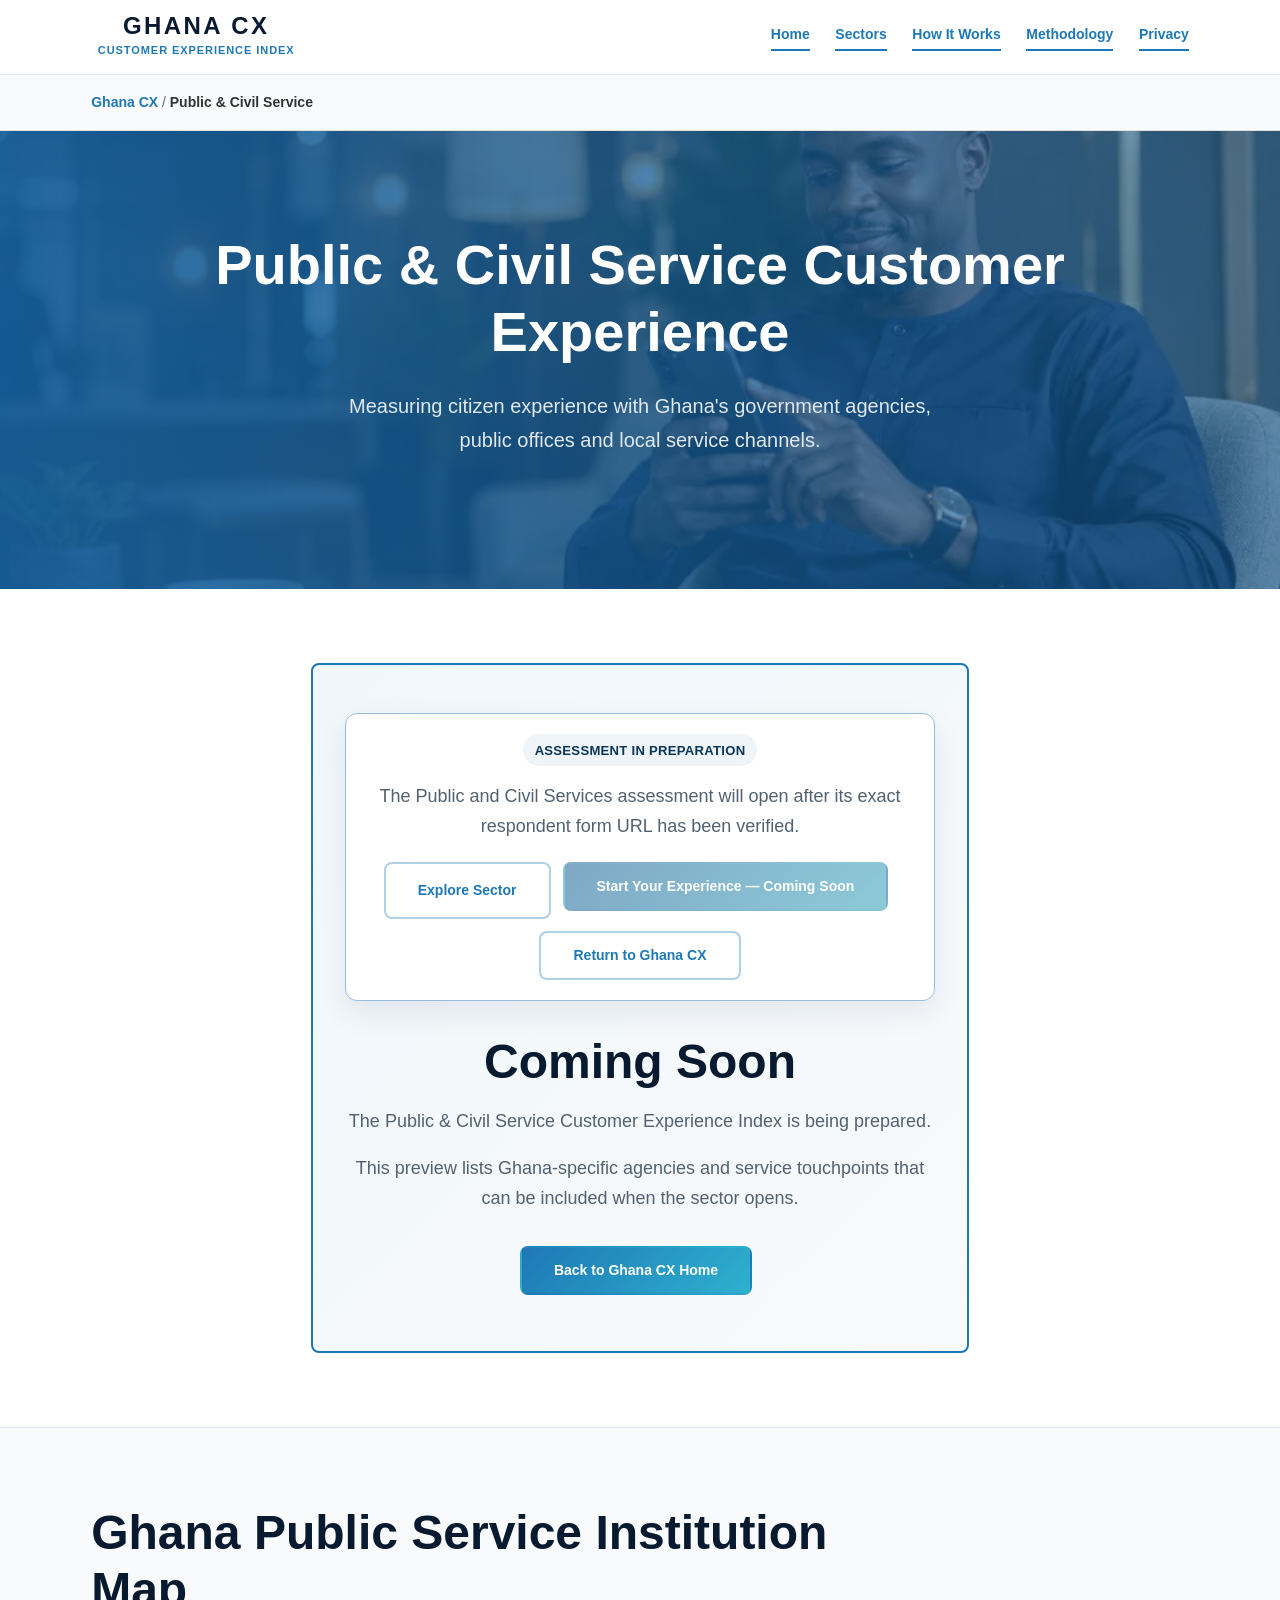
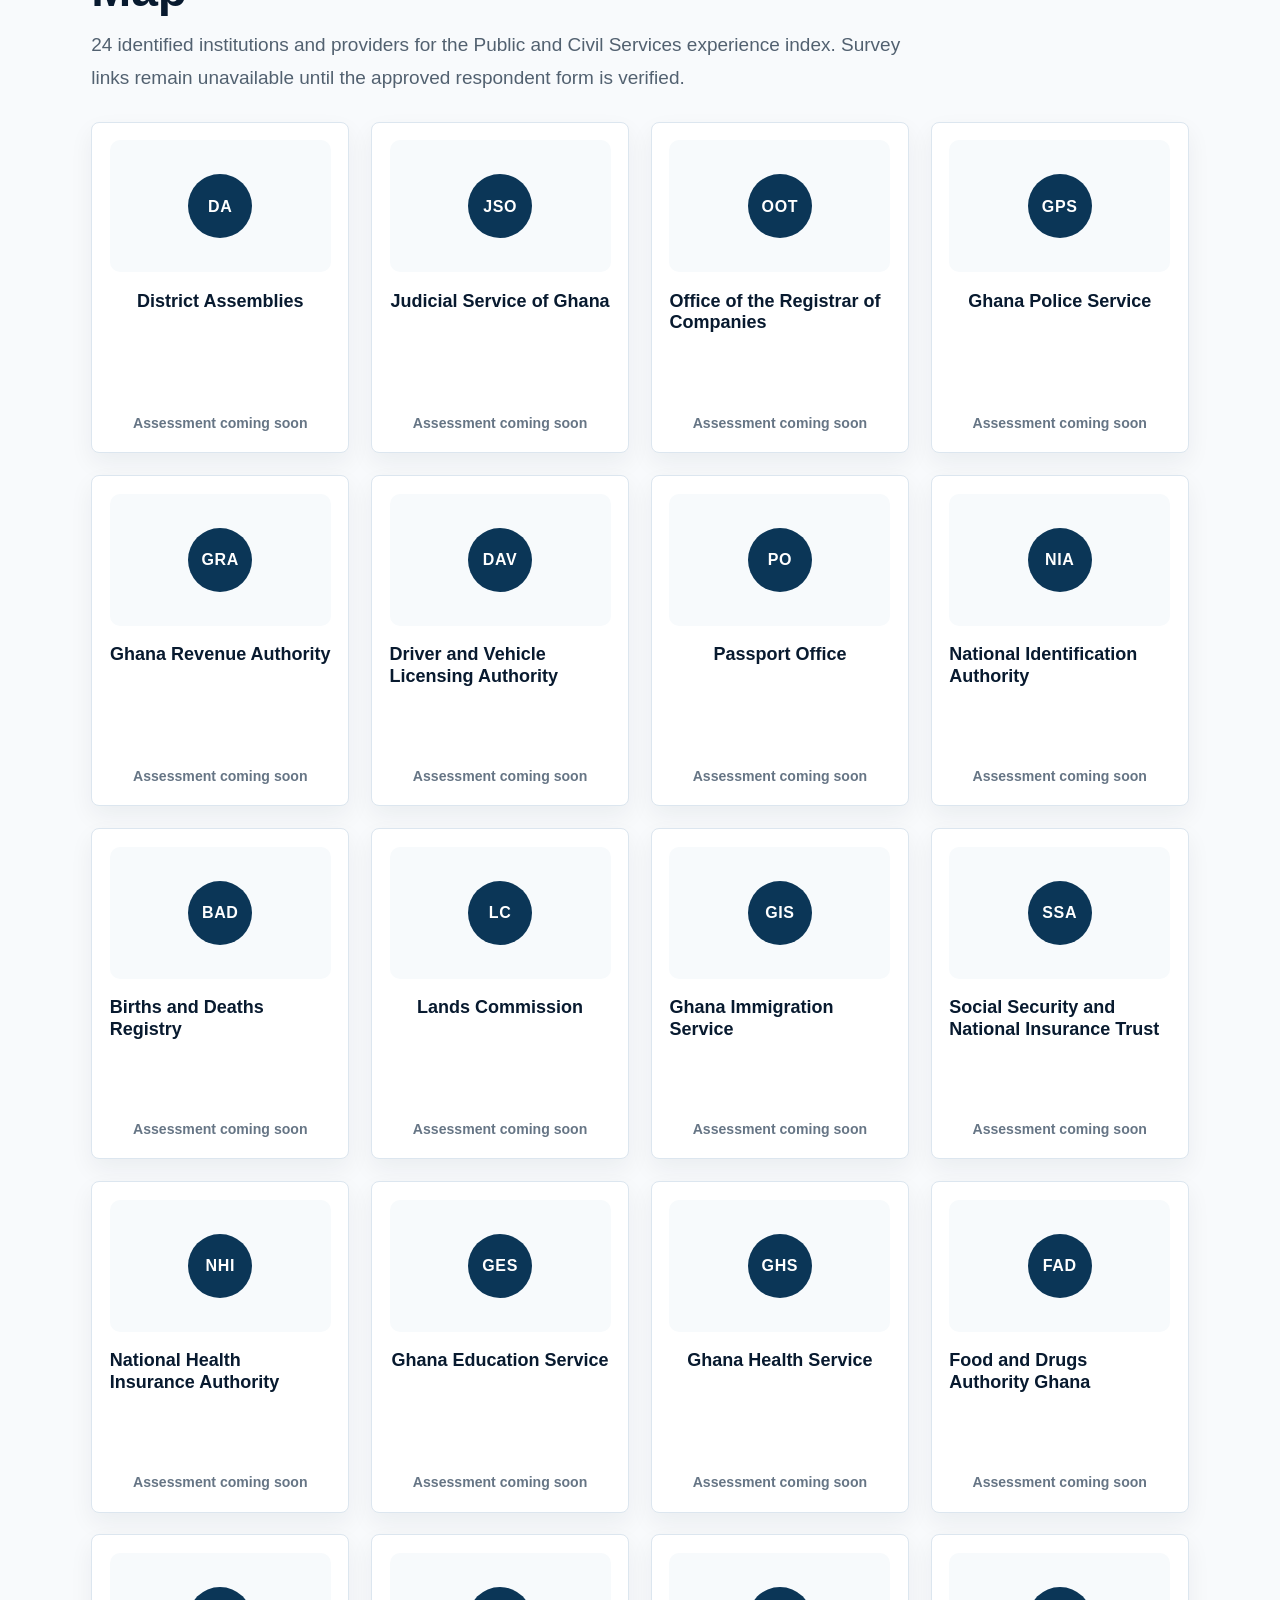
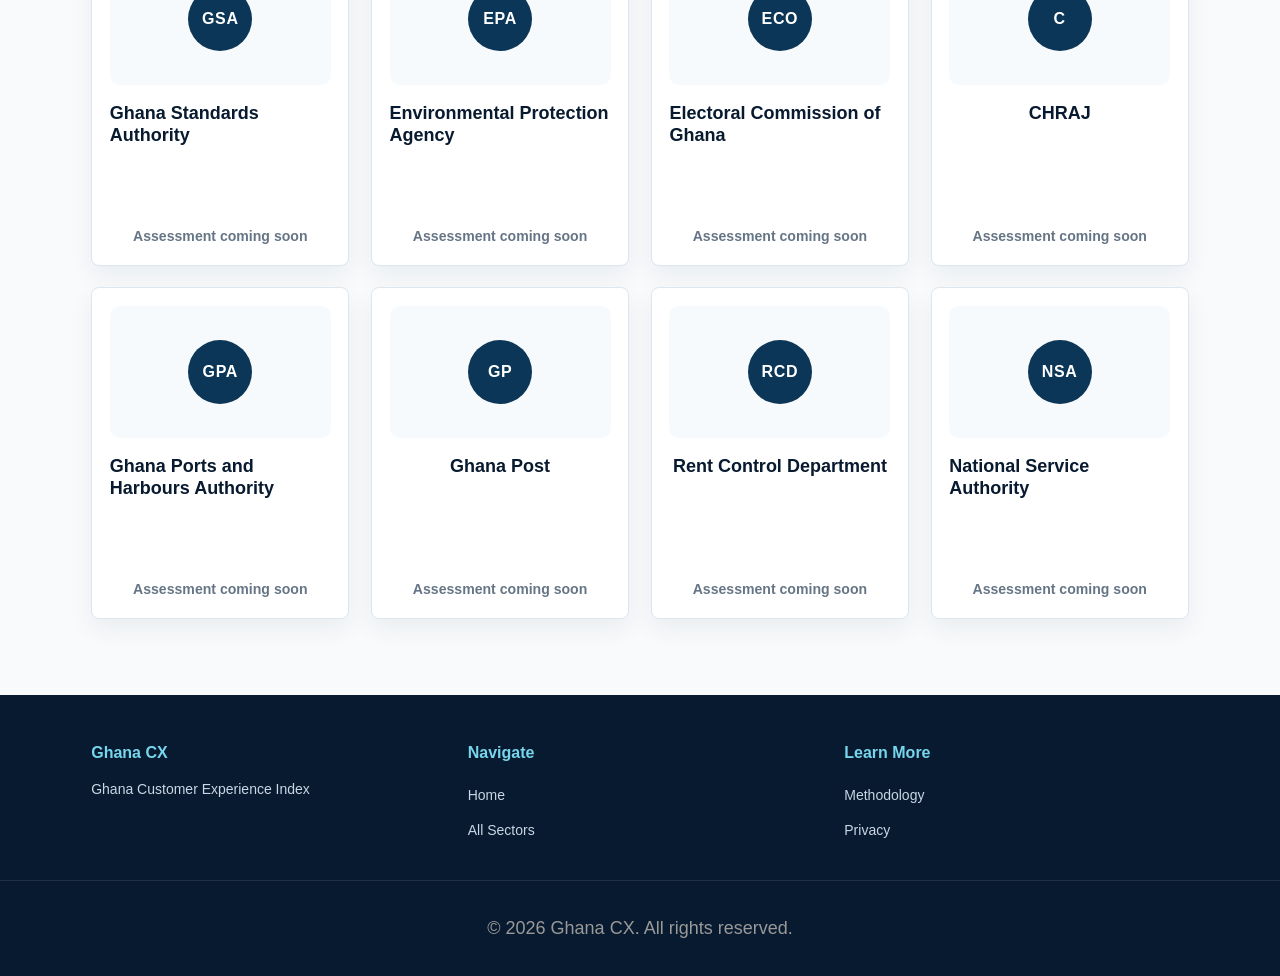
<file: public-service/index.html>
<!doctype html>
<html lang="en">
<head>
  <meta charset="utf-8">
  <meta name="viewport" content="width=device-width, initial-scale=1, viewport-fit=cover">
  <meta name="theme-color" content="#081a2f">
  <title>Public Service | Ghana CX</title>
  <link rel="manifest" href="../manifest.webmanifest">
  <link rel="stylesheet" href="../styles/main.css">
  <link rel="stylesheet" href="../styles/sectors.css">
</head>
<body>
  <a class="skip-link" href="#main-content">Skip to main content</a>
  <header class="header">
    <div class="header-container">
      <a href="/" class="logo"><span class="logo-text">GHANA CX</span><span class="logo-subtext">Customer Experience Index</span></a>
      <nav class="nav">
        <a href="/" class="nav-link">Home</a>
        <a href="/#sectors" class="nav-link">Sectors</a>
        <a href="/#how-it-works" class="nav-link">How It Works</a>
        <a href="../pages/methodology.html" class="nav-link">Methodology</a>
        <a href="../pages/privacy.html" class="nav-link">Privacy</a>
      </nav>
    </div>
  </header>

  <main id="main-content">
    <div class="breadcrumb"><div class="container"><a href="/">Ghana CX</a> / <span>Public & Civil Service</span></div></div>

    <section class="sector-hero">
      <div class="container">
        <h1>Public & Civil Service Customer Experience</h1>
        <p>Measuring citizen experience with Ghana's government agencies, public offices and local service channels.</p>
      </div>
    </section>

    <section class="section-coming-soon">
      <div class="container" style="max-width: 760px;">
        <div class="coming-soon-card">
          <h2>Coming Soon</h2>
          <p>The Public & Civil Service Customer Experience Index is being prepared.</p>
          <p>This preview lists Ghana-specific agencies and service touchpoints that can be included when the sector opens.</p>
          <div style="margin-top: 2rem; display: flex; justify-content: center;">
            <a href="/" class="cta-primary">Back to Ghana CX Home</a>
          </div>
        </div>
      </div>
    </section>

    <section class="sector-directory">
      <div class="container">
        <div class="sector-directory-header">
          <h2>Ghana Public Service Institution Map</h2>
          <p>Candidate institutions and service channels for citizen-experience measurement.</p>
        </div>

        <div class="sector-directory-grid">
          <div class="sector-directory-card"><h3>District Assemblies</h3><p>Metropolitan, Municipal and District Assemblies across Ghana</p></div>
          <div class="sector-directory-card"><h3>Judicial Service of Ghana</h3><p>Courts, registries and court-user services</p></div>
          <div class="sector-directory-card"><h3>Office of the Registrar General</h3><p>Business registration, company filings and civil registry services</p></div>
          <div class="sector-directory-card"><h3>Ghana Police Service</h3><p>Citizen safety, station service and incident reporting</p></div>
          <div class="sector-directory-card"><h3>Ghana Revenue Authority</h3><p>Taxpayer service, customs and revenue support</p></div>
          <div class="sector-directory-card"><h3>Driver and Vehicle Licensing Authority</h3><p>Licensing, vehicle registration and testing</p></div>
          <div class="sector-directory-card"><h3>Passport Office</h3><p>Passport application, renewal and delivery services</p></div>
          <div class="sector-directory-card"><h3>National Identification Authority</h3><p>Ghana Card registration and identity services</p></div>
          <div class="sector-directory-card"><h3>Births and Deaths Registry</h3><p>Birth, death and vital records services</p></div>
          <div class="sector-directory-card"><h3>Lands Commission</h3><p>Land registration, title search and documentation</p></div>
          <div class="sector-directory-card"><h3>Ghana Immigration Service</h3><p>Immigration, permits and border-service experience</p></div>
          <div class="sector-directory-card"><h3>Social Security and National Insurance Trust</h3><p>Pensions, contributions and member services</p></div>
          <div class="sector-directory-card"><h3>National Health Insurance Authority</h3><p>NHIS registration, claims and support services</p></div>
          <div class="sector-directory-card"><h3>Ghana Education Service</h3><p>Education administration and school service channels</p></div>
          <div class="sector-directory-card"><h3>Ghana Health Service</h3><p>Public health service administration and delivery</p></div>
          <div class="sector-directory-card"><h3>Food and Drugs Authority Ghana</h3><p>Regulatory service, approvals and consumer protection</p></div>
          <div class="sector-directory-card"><h3>Ghana Standards Authority</h3><p>Standards, certification and testing services</p></div>
          <div class="sector-directory-card"><h3>Environmental Protection Agency</h3><p>Permits, compliance and environmental services</p></div>
          <div class="sector-directory-card"><h3>Electoral Commission of Ghana</h3><p>Voter services and electoral administration</p></div>
          <div class="sector-directory-card"><h3>Commission on Human Rights and Administrative Justice</h3><p>Complaints, rights and administrative justice services</p></div>
          <div class="sector-directory-card"><h3>Ghana Ports and Harbours Authority</h3><p>Port-user service and maritime administration</p></div>
          <div class="sector-directory-card"><h3>Ghana Post</h3><p>Postal, courier and address service channels</p></div>
          <div class="sector-directory-card"><h3>Rent Control Department</h3><p>Tenant, landlord and rent-dispute services</p></div>
          <div class="sector-directory-card"><h3>National Service Authority</h3><p>Posting, registration and personnel support services</p></div>
        </div>
      </div>
    </section>
  </main>

  <footer class="footer"><div class="footer-content"><div class="footer-section"><h4>Ghana CX</h4><p>Ghana Customer Experience Index</p></div><div class="footer-section"><h4>Navigate</h4><ul><li><a href="/">Home</a></li><li><a href="/#sectors">All Sectors</a></li></ul></div><div class="footer-section"><h4>Learn More</h4><ul><li><a href="../pages/methodology.html">Methodology</a></li><li><a href="../pages/privacy.html">Privacy</a></li></ul></div></div><div class="footer-bottom"><p>&copy; 2026 Ghana CX. All rights reserved.</p></div></footer>

  <style>
    .coming-soon-card { background: linear-gradient(135deg, #f0f7fb 0%, #f8fafc 100%); border: 2px solid #1e78b5; border-radius: 8px; padding: 3rem 2rem; text-align: center; }
    .coming-soon-card h2 { color: #081a2f; margin-bottom: 1rem; }
    .coming-soon-card p { color: #526170; }
    .section-coming-soon { padding: clamp(46px, 7vw, 74px) 0; background: white; }
  </style>

  <script src="../data/config.js"></script>
  <script src="../scripts/main.js"></script>
</body>
</html>
</file>
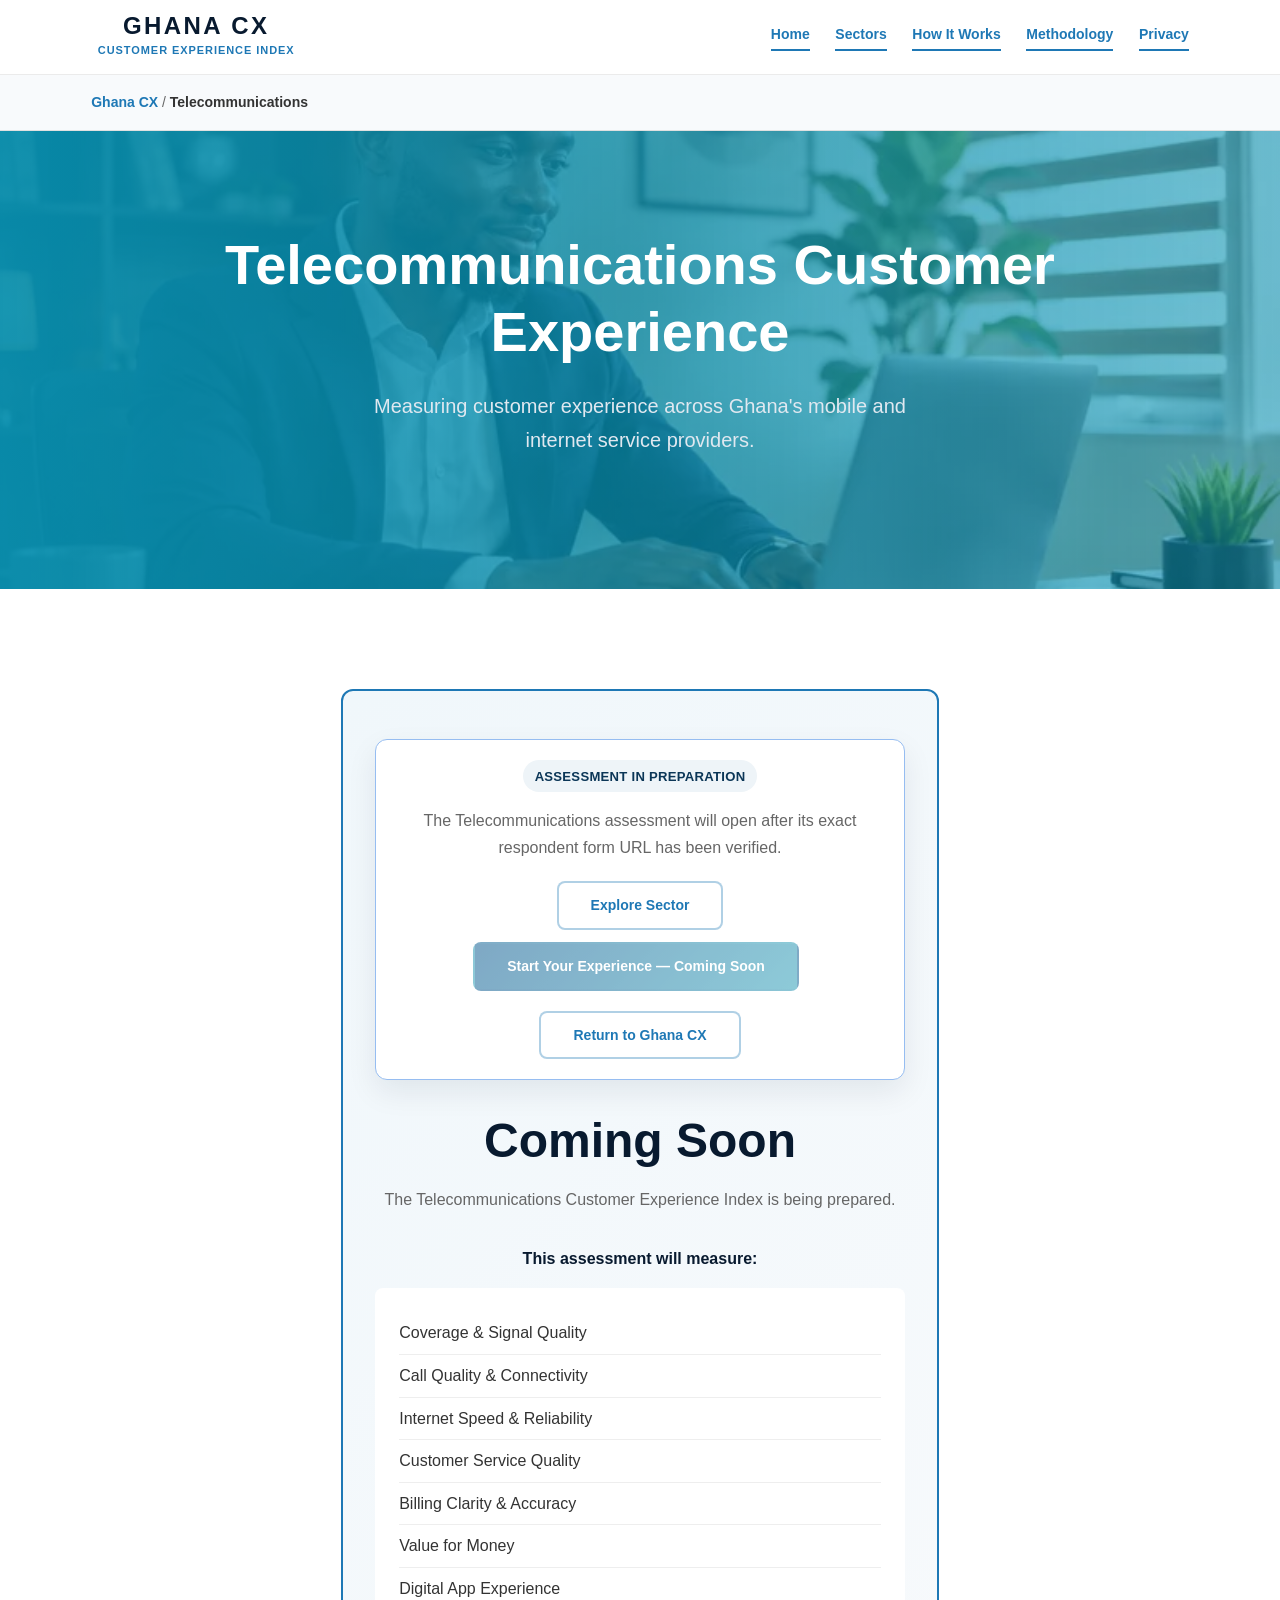
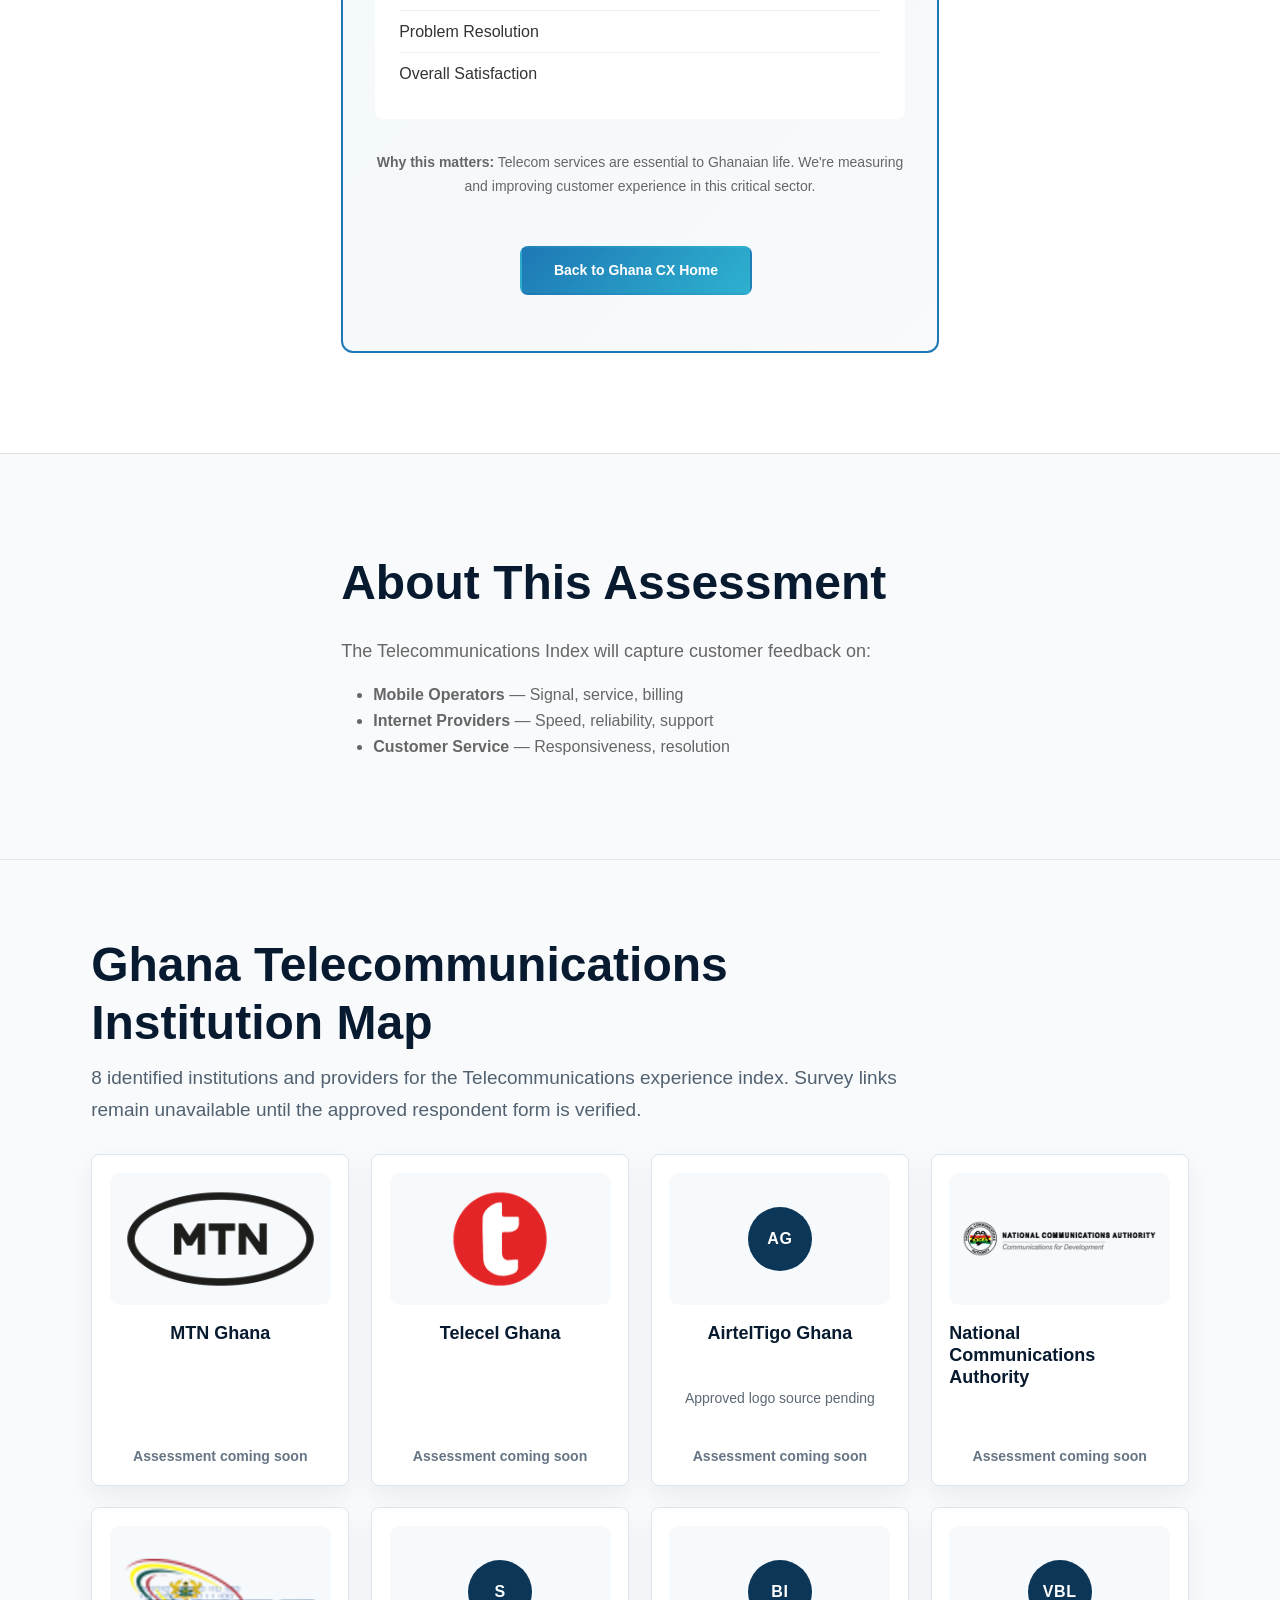
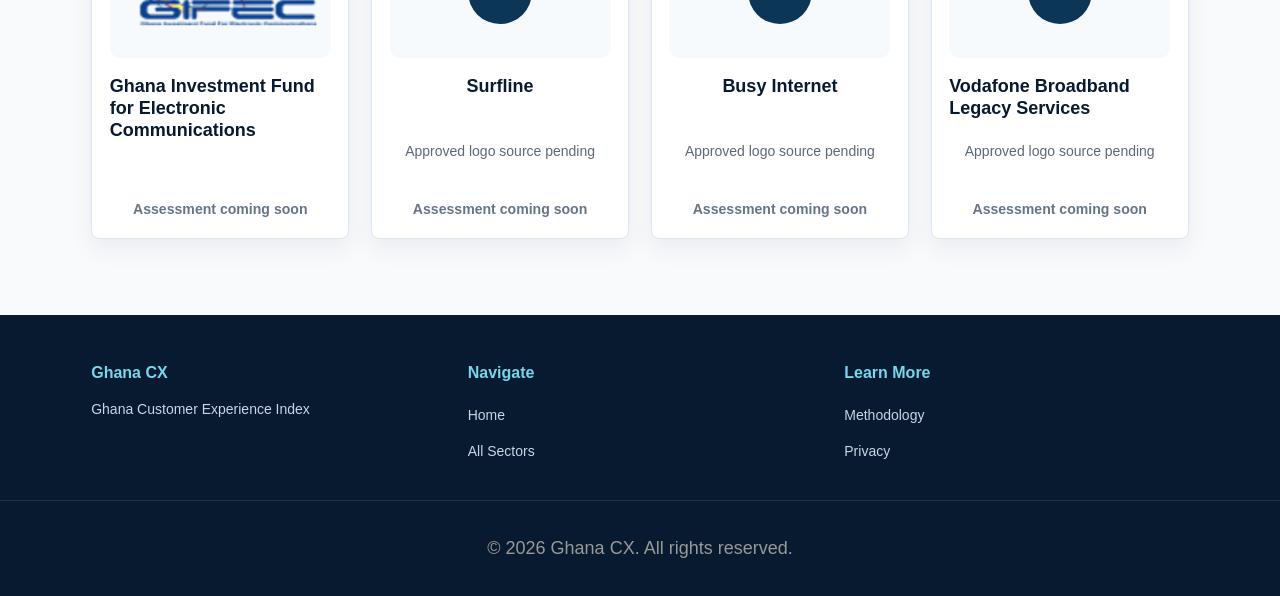
<file: telecommunications/index.html>
<!doctype html>
<html lang="en">
<head>
  <meta charset="utf-8">
  <meta name="viewport" content="width=device-width, initial-scale=1, viewport-fit=cover">
  <meta name="theme-color" content="#081a2f">
  <title>Telecommunications | Ghana CX</title>
  <link rel="manifest" href="../manifest.webmanifest">
  <link rel="stylesheet" href="../styles/main.css">
  <link rel="stylesheet" href="../styles/sectors.css">
</head>
<body>
  <a class="skip-link" href="#main-content">Skip to main content</a>
  <header class="header">
    <div class="header-container">
      <a href="/" class="logo"><span class="logo-text">GHANA CX</span><span class="logo-subtext">Customer Experience Index</span></a>
      <nav class="nav">
        <a href="/" class="nav-link">Home</a>
        <a href="/#sectors" class="nav-link">Sectors</a>
        <a href="/#how-it-works" class="nav-link">How It Works</a>
        <a href="../pages/methodology.html" class="nav-link">Methodology</a>
        <a href="../pages/privacy.html" class="nav-link">Privacy</a>
      </nav>
    </div>
  </header>

  <main id="main-content">
    <div class="breadcrumb"><div class="container"><a href="/">Ghana CX</a> / <span>Telecommunications</span></div></div>
    <section class="sector-hero"><div class="container"><h1>Telecommunications Customer Experience</h1><p>Measuring customer experience across Ghana's mobile and internet service providers.</p></div></section>
    <section class="section-coming-soon"><div class="container" style="max-width: 700px;"><div class="coming-soon-card"><h2>Coming Soon</h2><p>The Telecommunications Customer Experience Index is being prepared.</p><p style="margin-top: 2rem; font-size: 16px; font-weight: 600; color: #081a2f;">This assessment will measure:</p><ul class="metrics-list"><li>Coverage & Signal Quality</li><li>Call Quality & Connectivity</li><li>Internet Speed & Reliability</li><li>Customer Service Quality</li><li>Billing Clarity & Accuracy</li><li>Value for Money</li><li>Digital App Experience</li><li>Problem Resolution</li><li>Overall Satisfaction</li></ul><p style="margin-top: 2rem; color: #666; font-size: 14px;"><strong>Why this matters:</strong> Telecom services are essential to Ghanaian life. We're measuring and improving customer experience in this critical sector.</p><div style="margin-top: 3rem; display: flex; gap: 1rem; flex-wrap: wrap; justify-content: center;"><a href="/" class="cta-primary">Back to Ghana CX Home</a><a href="/#sectors" class="cta-secondary">Explore Other Sectors</a><a href="../pages/sector-metrics.html" class="cta-secondary">View Metrics Dashboard Preview</a></div></div></div></section>
    <section class="section-sector-info"><div class="container" style="max-width: 700px;"><h2>About This Assessment</h2><p>The Telecommunications Index will capture customer feedback on:</p><ul style="margin-left: 2rem; margin-top: 1rem;"><li><strong>Mobile Operators</strong> — Signal, service, billing</li><li><strong>Internet Providers</strong> — Speed, reliability, support</li><li><strong>Customer Service</strong> — Responsiveness, resolution</li></ul></div></section>
    <section class="sector-directory">
      <div class="container">
        <div class="sector-directory-header">
          <h2>Ghana Telecommunications Institution Map</h2>
          <p>Candidate operators and service providers for the upcoming telecommunications experience index.</p>
        </div>
        <div class="sector-directory-grid">
          <div class="sector-directory-card"><h3>MTN Ghana</h3><p>Mobile, data and digital service experience</p></div>
          <div class="sector-directory-card"><h3>Telecel Ghana</h3><p>Mobile and customer support channels</p></div>
          <div class="sector-directory-card"><h3>AirtelTigo Ghana</h3><p>Mobile network and retail service experience</p></div>
          <div class="sector-directory-card"><h3>National Communications Authority</h3><p>Regulatory service and consumer complaints</p></div>
          <div class="sector-directory-card"><h3>Ghana Investment Fund for Electronic Communications</h3><p>Digital access and connectivity programs</p></div>
          <div class="sector-directory-card"><h3>Surfline</h3><p>Internet service and customer support</p></div>
          <div class="sector-directory-card"><h3>Busy Internet</h3><p>Broadband and enterprise connectivity services</p></div>
          <div class="sector-directory-card"><h3>Vodafone Broadband Legacy Services</h3><p>Fixed and broadband customer touchpoints</p></div>
        </div>
      </div>
    </section>
  </main>

  <footer class="footer"><div class="footer-content"><div class="footer-section"><h4>Ghana CX</h4><p>Ghana Customer Experience Index</p></div><div class="footer-section"><h4>Navigate</h4><ul><li><a href="/">Home</a></li><li><a href="/#sectors">All Sectors</a></li></ul></div><div class="footer-section"><h4>Learn More</h4><ul><li><a href="../pages/methodology.html">Methodology</a></li><li><a href="../pages/privacy.html">Privacy</a></li></ul></div></div><div class="footer-bottom"><p>&copy; 2026 Ghana CX. All rights reserved.</p></div></footer>

  <style>
    .coming-soon-card { background: linear-gradient(135deg, #f0f7fb 0%, #f8fafc 100%); border: 2px solid #1e78b5; border-radius: 12px; padding: 3rem 2rem; text-align: center; }
    .coming-soon-card h2 { color: #081a2f; margin-bottom: 1rem; }
    .coming-soon-card p { color: #666; font-size: 16px; line-height: 1.7; }
    .metrics-list { list-style: none; text-align: left; background: white; padding: 1.5rem; border-radius: 8px; margin: 0; }
    .metrics-list li { padding: 0.5rem 0; border-bottom: 1px solid #eee; color: #333; }
    .metrics-list li:last-child { border-bottom: none; }
    .section-coming-soon { padding: clamp(60px, 10vw, 100px) 0; background: white; }
    .section-sector-info { padding: clamp(60px, 10vw, 100px) 0; background: #f8fafc; border-top: 1px solid #e0e0e0; }
    .section-sector-info h2 { color: #081a2f; }
    .section-sector-info p, .section-sector-info li { color: #666; }
  </style>

  <script src="../data/config.js"></script>
  <script src="../scripts/main.js"></script>
</body>
</html>
</file>
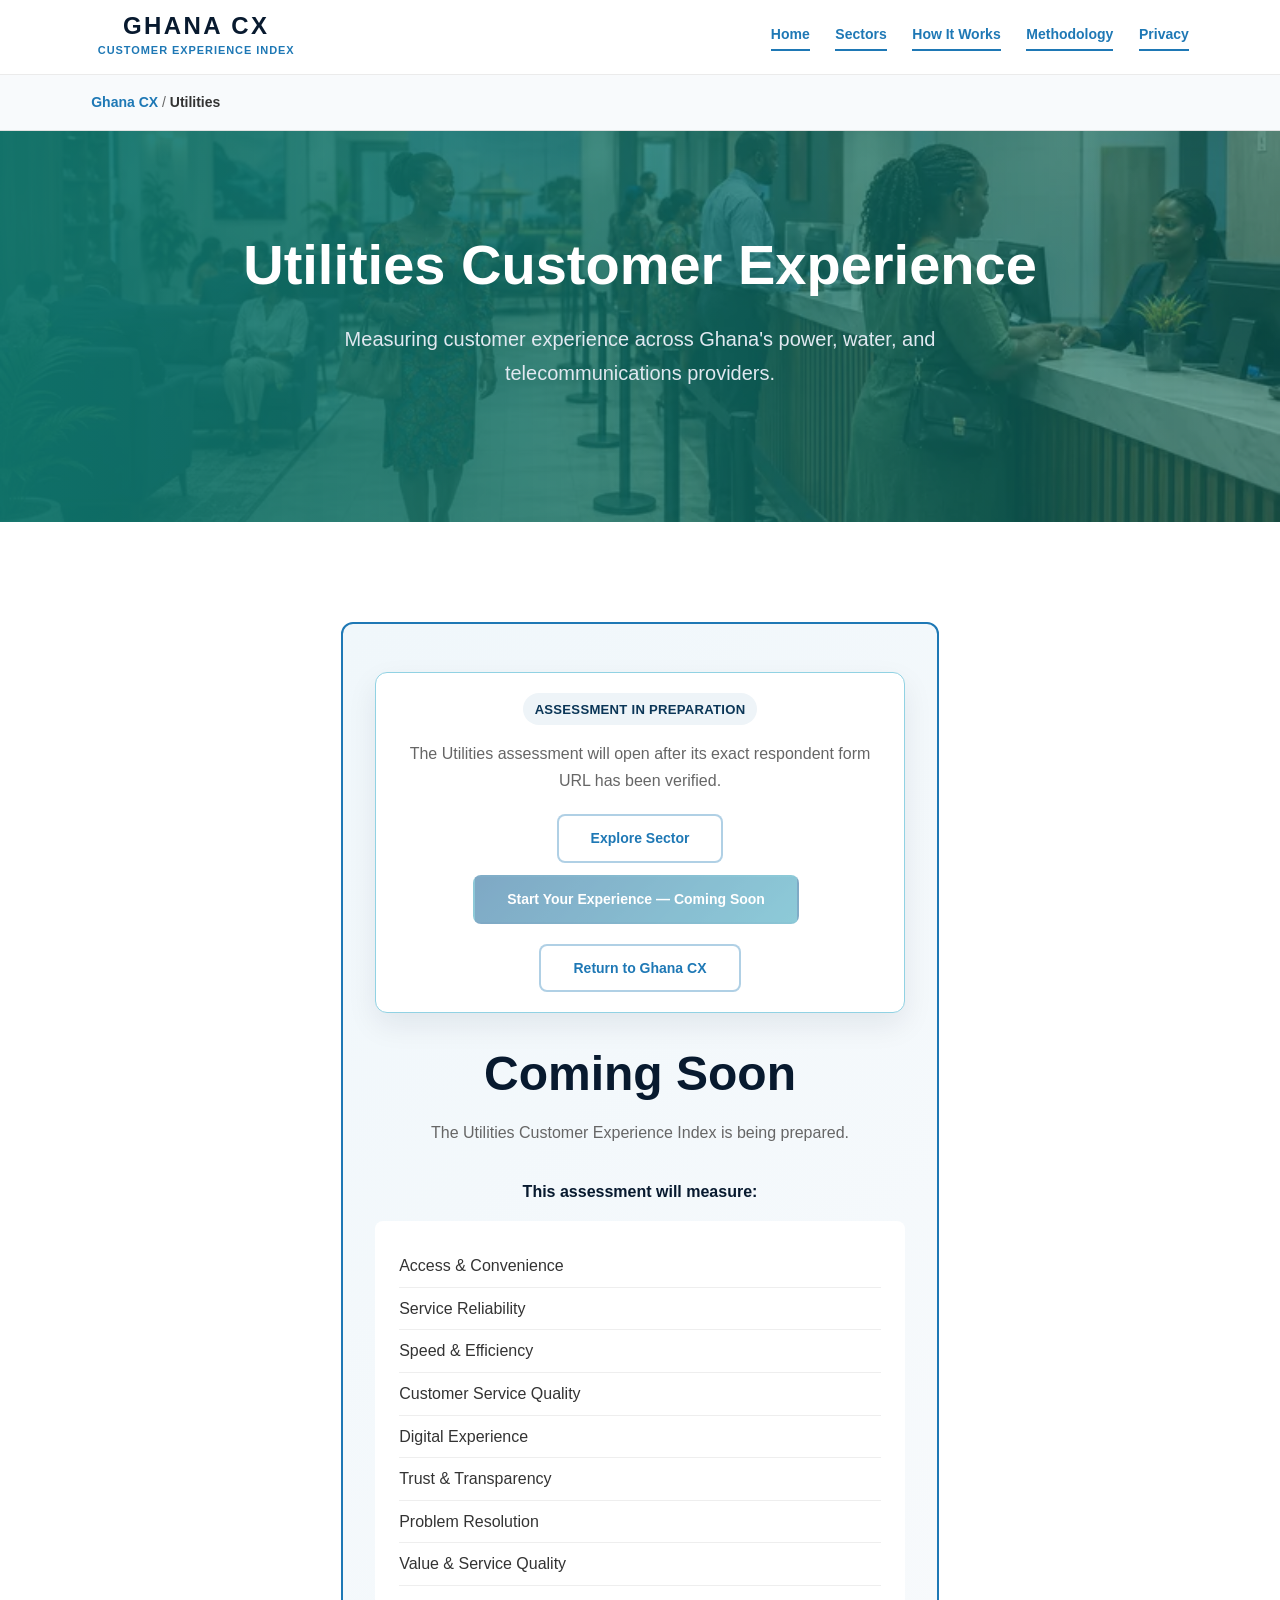
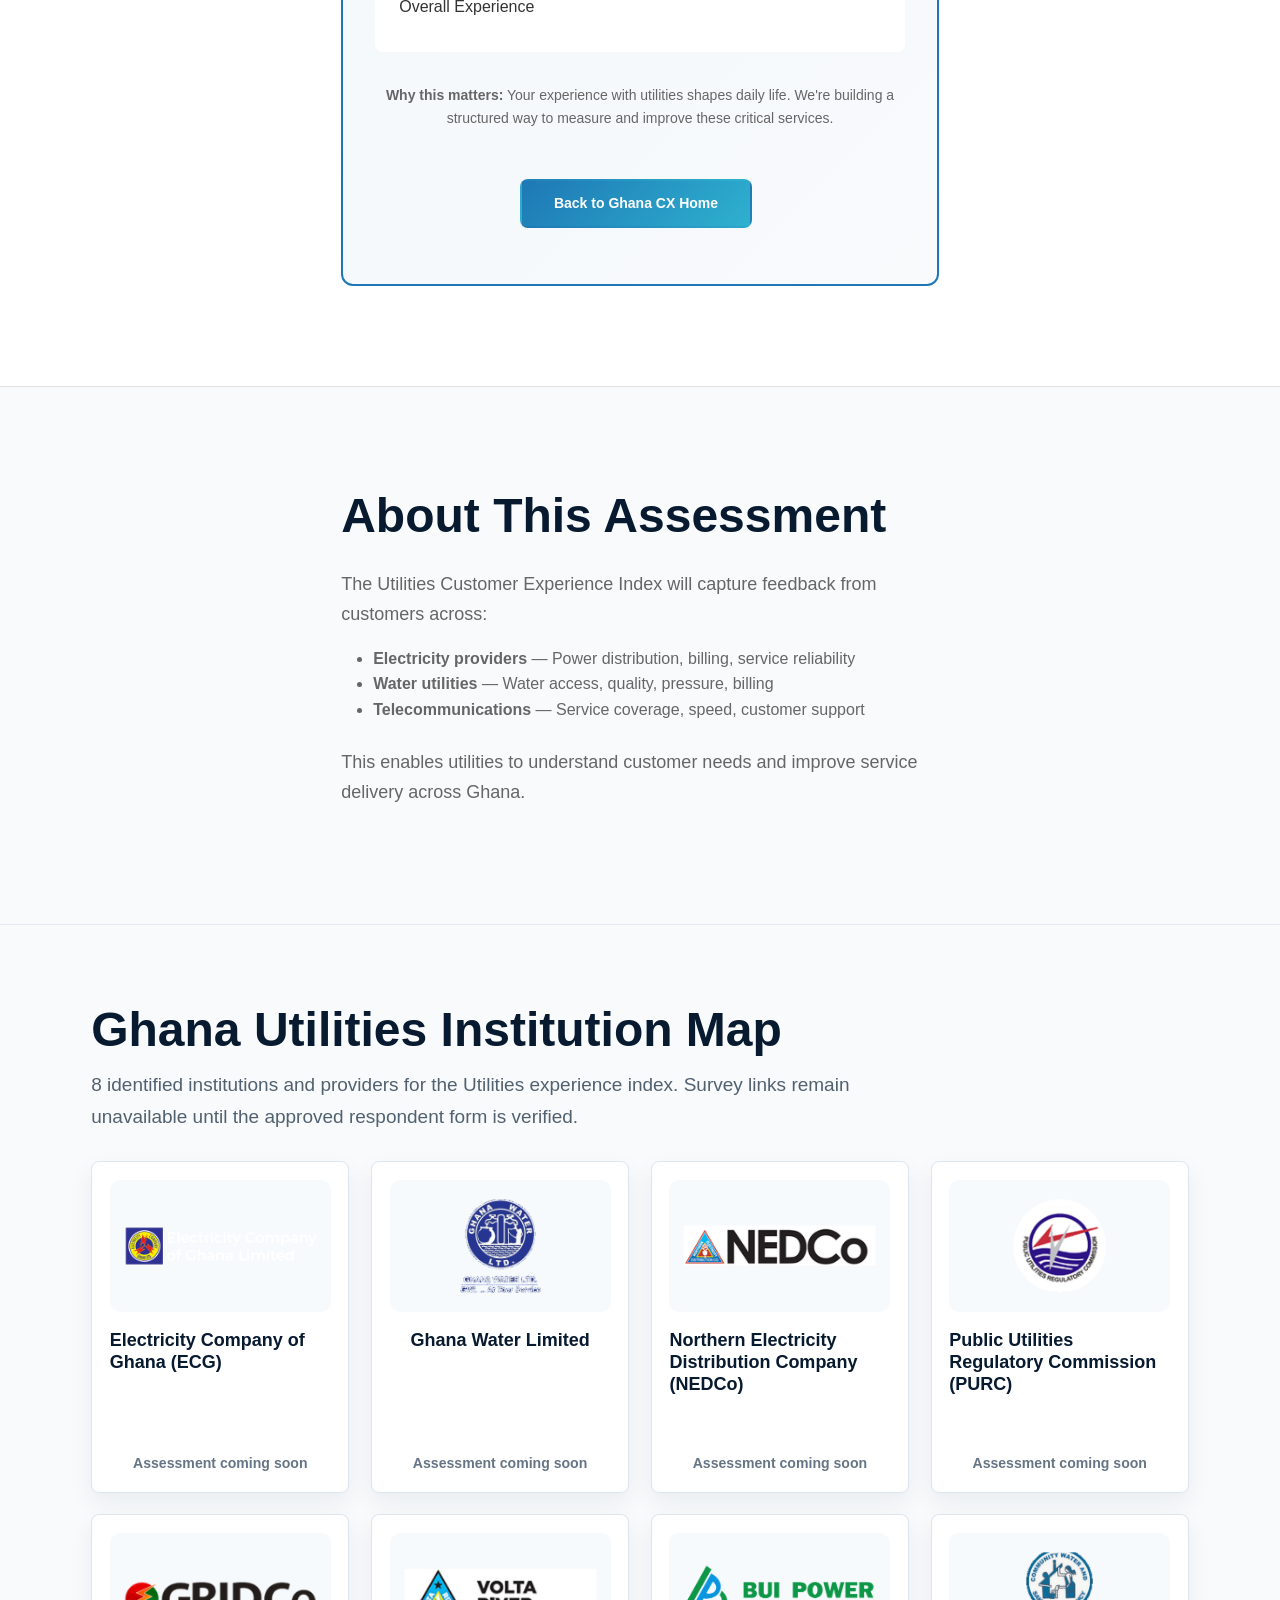
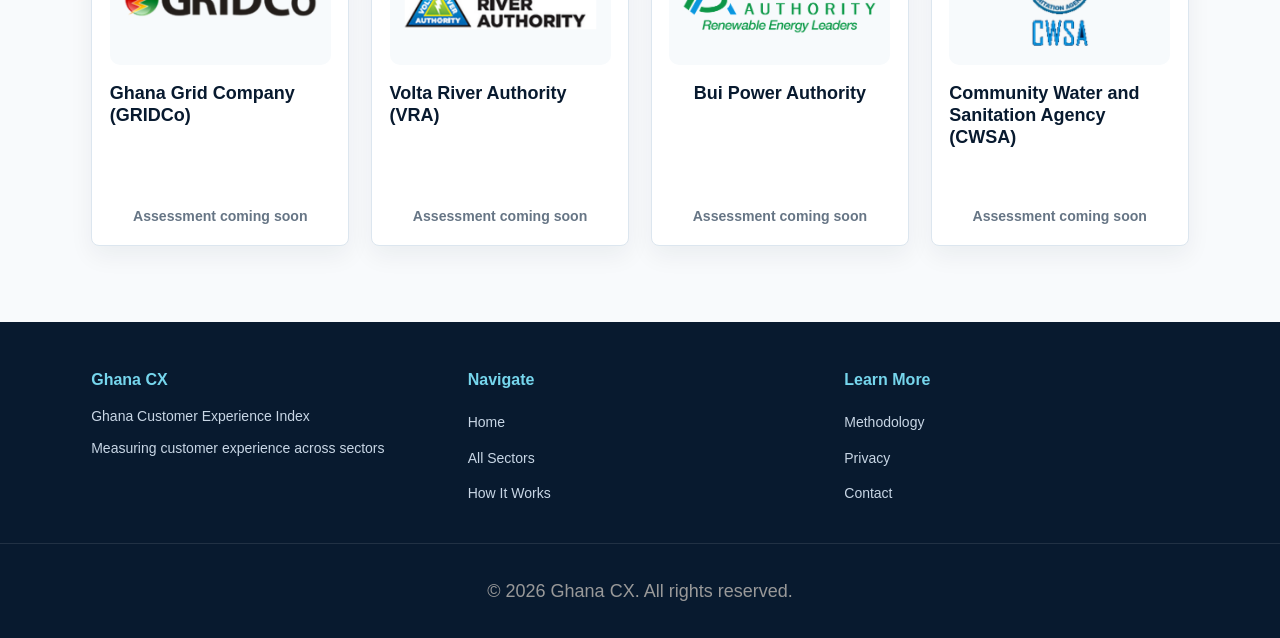
<file: utilities/index.html>
<!doctype html>
<html lang="en">
<head>
  <meta charset="utf-8">
  <meta name="viewport" content="width=device-width, initial-scale=1, viewport-fit=cover">
  <meta name="description" content="Ghana CX Utilities Customer Experience Index - Coming Soon">
  <meta name="theme-color" content="#081a2f">
  <title>Utilities | Ghana CX</title>
  <link rel="manifest" href="../manifest.webmanifest">
  <link rel="stylesheet" href="../styles/main.css">
  <link rel="stylesheet" href="../styles/sectors.css">
</head>
<body>
  <a class="skip-link" href="#main-content">Skip to main content</a>
  <!-- HEADER -->
  <header class="header">
    <div class="header-container">
      <a href="/" class="logo">
        <span class="logo-text">GHANA CX</span>
        <span class="logo-subtext">Customer Experience Index</span>
      </a>
      <nav class="nav">
        <a href="/" class="nav-link">Home</a>
        <a href="/#sectors" class="nav-link">Sectors</a>
        <a href="/#how-it-works" class="nav-link">How It Works</a>
        <a href="../pages/methodology.html" class="nav-link">Methodology</a>
        <a href="../pages/privacy.html" class="nav-link">Privacy</a>
      </nav>
    </div>
  </header>

  <main id="main-content">
    <!-- BREADCRUMB -->
    <div class="breadcrumb">
      <div class="container">
        <a href="/">Ghana CX</a> / <span>Utilities</span>
      </div>
    </div>

    <!-- HERO SECTION -->
    <section class="sector-hero">
      <div class="container">
        <h1>Utilities Customer Experience</h1>
        <p>Measuring customer experience across Ghana's power, water, and telecommunications providers.</p>
      </div>
    </section>

    <!-- COMING SOON SECTION -->
    <section class="section-coming-soon">
      <div class="container" style="max-width: 700px;">
        <div class="coming-soon-card">
          <h2>Coming Soon</h2>
          <p>The Utilities Customer Experience Index is being prepared.</p>

          <p style="margin-top: 2rem; font-size: 16px; font-weight: 600; color: #081a2f;">This assessment will measure:</p>

          <ul class="metrics-list">
            <li>Access & Convenience</li>
            <li>Service Reliability</li>
            <li>Speed & Efficiency</li>
            <li>Customer Service Quality</li>
            <li>Digital Experience</li>
            <li>Trust & Transparency</li>
            <li>Problem Resolution</li>
            <li>Value & Service Quality</li>
            <li>Overall Experience</li>
          </ul>

          <p style="margin-top: 2rem; color: #666; font-size: 14px;">
            <strong>Why this matters:</strong> Your experience with utilities shapes daily life. We're building a structured way to measure and improve these critical services.
          </p>

          <div style="margin-top: 3rem; display: flex; gap: 1rem; flex-wrap: wrap; justify-content: center;">
            <a href="/" class="cta-primary">Back to Ghana CX Home</a>
            <a href="/#sectors" class="cta-secondary">Explore Other Sectors</a>
            <a href="../pages/sector-metrics.html" class="cta-secondary">View Metrics Dashboard Preview</a>
          </div>
        </div>
      </div>
    </section>

    <!-- SECTOR INFO -->
    <section class="section-sector-info">
      <div class="container" style="max-width: 700px;">
        <h2>About This Assessment</h2>
        <p>The Utilities Customer Experience Index will capture feedback from customers across:</p>
        <ul style="margin-left: 2rem; margin-top: 1rem;">
          <li><strong>Electricity providers</strong> — Power distribution, billing, service reliability</li>
          <li><strong>Water utilities</strong> — Water access, quality, pressure, billing</li>
          <li><strong>Telecommunications</strong> — Service coverage, speed, customer support</li>
        </ul>
        <p style="margin-top: 1.5rem;">This enables utilities to understand customer needs and improve service delivery across Ghana.</p>
      </div>
    </section>

    <section class="sector-directory">
      <div class="container">
        <div class="sector-directory-header">
          <h2>Ghana Utilities Institution Map</h2>
          <p>Candidate service providers and regulators for the upcoming utilities experience index.</p>
        </div>
        <div class="sector-directory-grid">
          <div class="sector-directory-card"><h3>Electricity Company of Ghana</h3><p>Power distribution and customer service</p></div>
          <div class="sector-directory-card"><h3>Ghana Water Limited</h3><p>Urban water supply and customer support</p></div>
          <div class="sector-directory-card"><h3>Northern Electricity Distribution Company</h3><p>Power distribution in northern service zones</p></div>
          <div class="sector-directory-card"><h3>Public Utilities Regulatory Commission</h3><p>Utility regulation and consumer complaints</p></div>
          <div class="sector-directory-card"><h3>Ghana Grid Company</h3><p>Electricity transmission services</p></div>
          <div class="sector-directory-card"><h3>Volta River Authority</h3><p>Power generation and energy services</p></div>
          <div class="sector-directory-card"><h3>Bui Power Authority</h3><p>Hydro and renewable power services</p></div>
          <div class="sector-directory-card"><h3>Community Water and Sanitation Agency</h3><p>Rural water and sanitation services</p></div>
        </div>
      </div>
    </section>
  </main>

  <!-- FOOTER -->
  <footer class="footer">
    <div class="footer-content">
      <div class="footer-section">
        <h4>Ghana CX</h4>
        <p>Ghana Customer Experience Index</p>
        <p>Measuring customer experience across sectors</p>
      </div>
      <div class="footer-section">
        <h4>Navigate</h4>
        <ul>
          <li><a href="/">Home</a></li>
          <li><a href="/#sectors">All Sectors</a></li>
          <li><a href="/#how-it-works">How It Works</a></li>
        </ul>
      </div>
      <div class="footer-section">
        <h4>Learn More</h4>
        <ul>
          <li><a href="../pages/methodology.html">Methodology</a></li>
          <li><a href="../pages/privacy.html">Privacy</a></li>
          <li><a href="../pages/contact.html">Contact</a></li>
        </ul>
      </div>
    </div>
    <div class="footer-bottom">
      <p>&copy; 2026 Ghana CX. All rights reserved.</p>
    </div>
  </footer>

  <style>
    .coming-soon-card {
      background: linear-gradient(135deg, #f0f7fb 0%, #f8fafc 100%);
      border: 2px solid #1e78b5;
      border-radius: 12px;
      padding: 3rem 2rem;
      text-align: center;
    }

    .coming-soon-card h2 {
      color: #081a2f;
      margin-bottom: 1rem;
    }

    .coming-soon-card p {
      color: #666;
      font-size: 16px;
      line-height: 1.7;
    }

    .metrics-list {
      list-style: none;
      text-align: left;
      background: white;
      padding: 1.5rem;
      border-radius: 8px;
      margin: 0;
    }

    .metrics-list li {
      padding: 0.5rem 0;
      border-bottom: 1px solid #eee;
      color: #333;
    }

    .metrics-list li:last-child {
      border-bottom: none;
    }

    .section-coming-soon {
      padding: clamp(60px, 10vw, 100px) 0;
      background: white;
    }

    .section-sector-info {
      padding: clamp(60px, 10vw, 100px) 0;
      background: #f8fafc;
      border-top: 1px solid #e0e0e0;
    }

    .section-sector-info h2 {
      color: #081a2f;
    }

    .section-sector-info p, .section-sector-info li {
      color: #666;
    }
  </style>

  <script src="../data/config.js"></script>
  <script src="../scripts/main.js"></script>
</body>
</html>
</file>
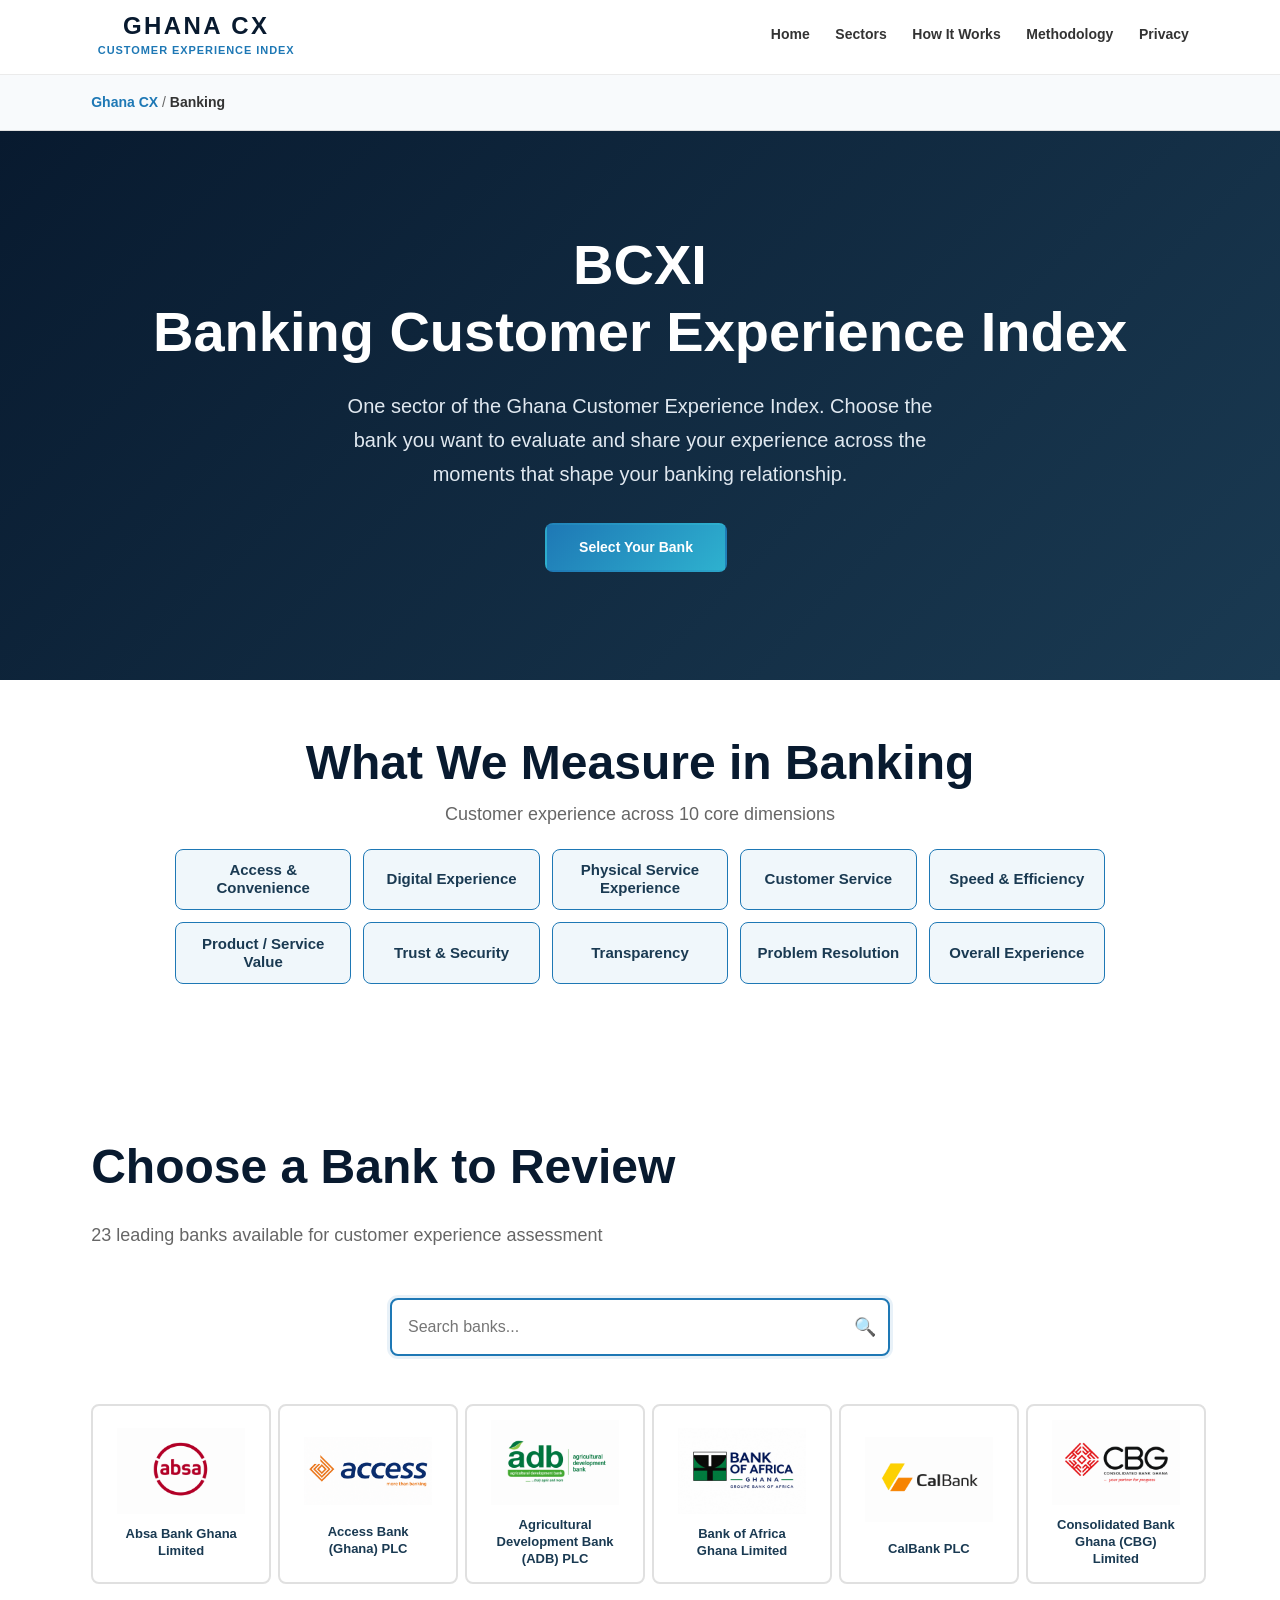
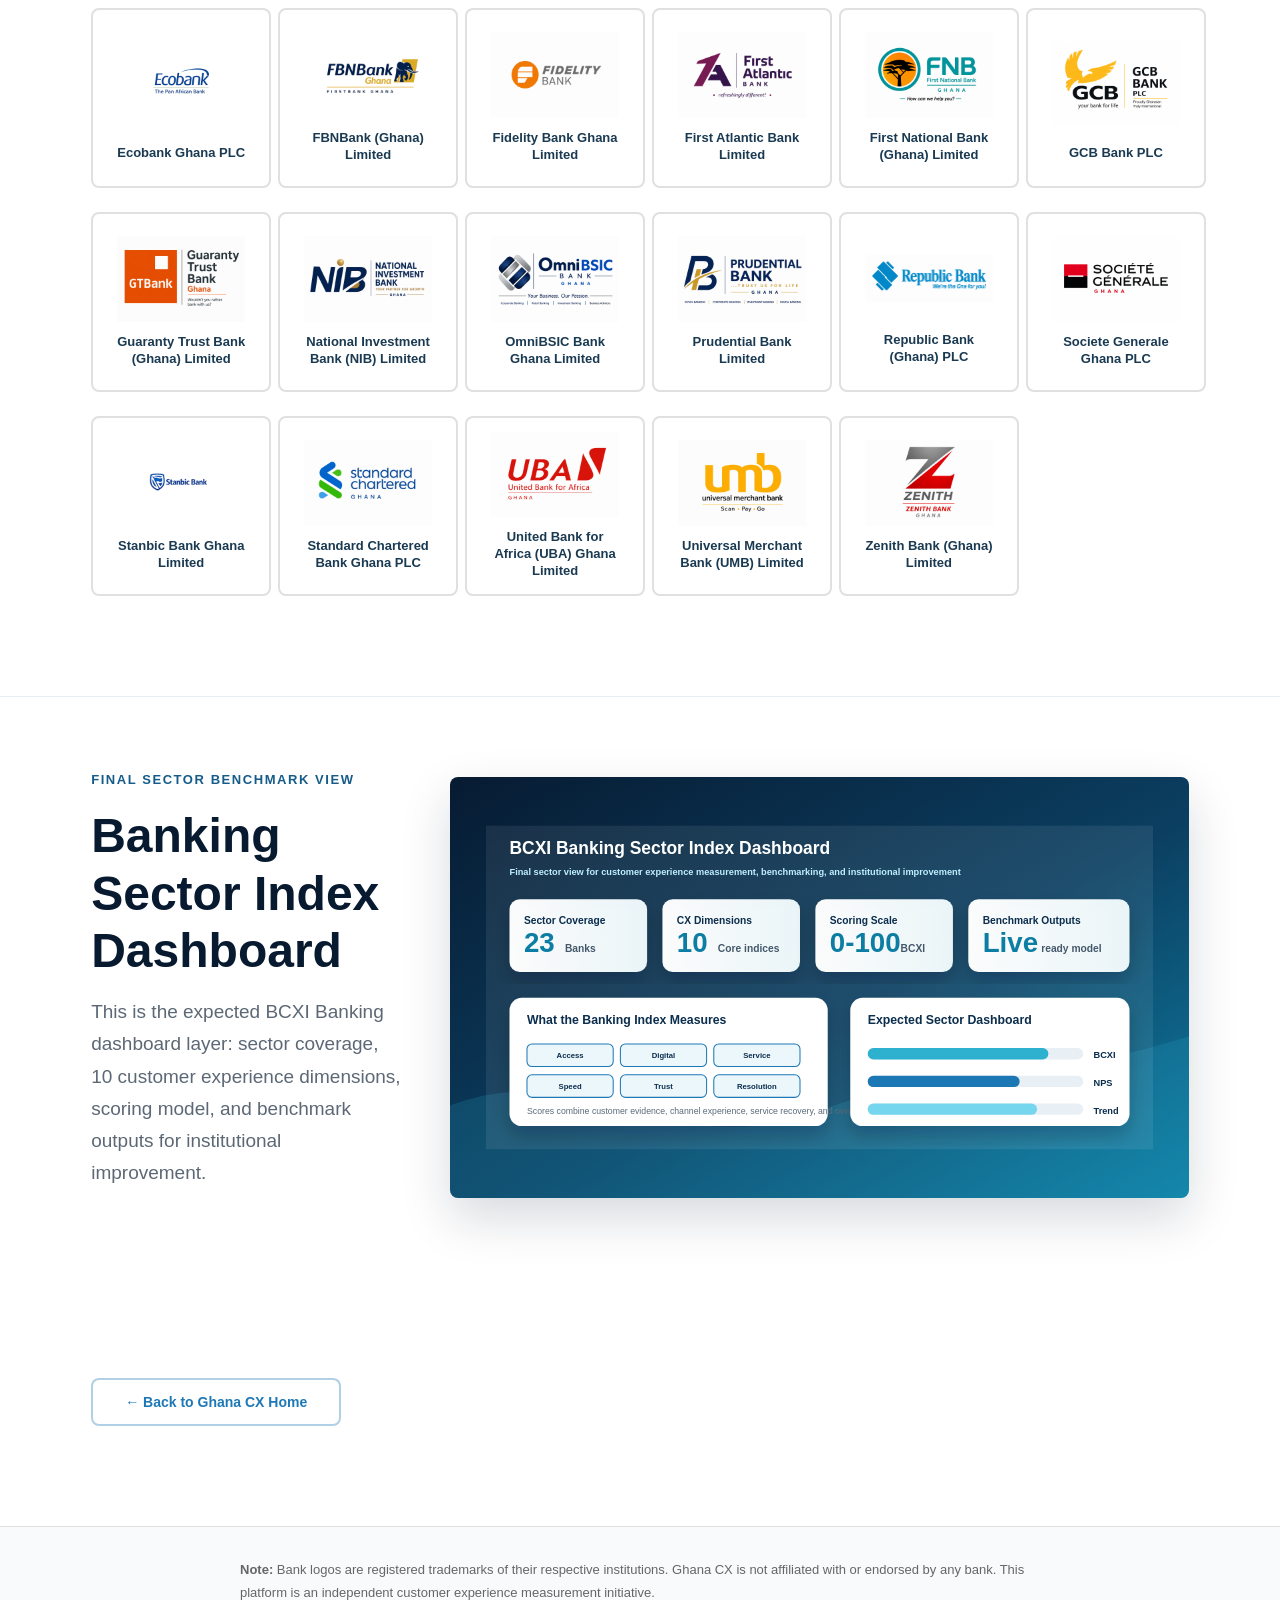
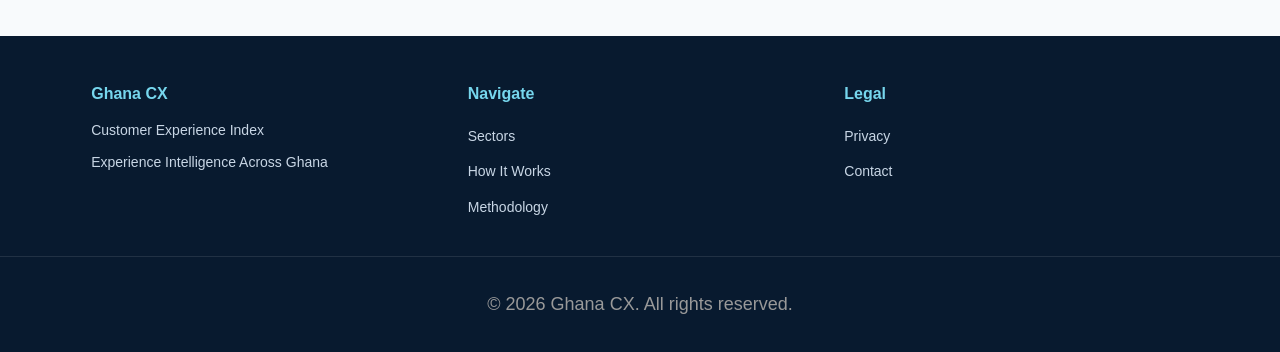
<file: banks/review.html>
<!doctype html>
<html lang="en">
<head>
  <meta charset="utf-8">
  <meta name="viewport" content="width=device-width, initial-scale=1, viewport-fit=cover">
  <meta name="description" content="Review your banking experience - BCXI Ghana Experience Index">
  <meta name="theme-color" content="#081a2f">
  <title>Review Bank | BCXI Banking</title>
  <link rel="manifest" href="../manifest.webmanifest">
  <link rel="stylesheet" href="../styles/main.css">
  <link rel="stylesheet" href="../styles/sectors.css">
</head>
<body>
  <a class="skip-link" href="#main-content">Skip to main content</a>
  <!-- HEADER -->
  <header class="header">
    <div class="header-container">
      <a href="/" class="logo">
        <span class="logo-text">BCXI</span>
        <span class="logo-subtext">Ghana Experience Index</span>
      </a>
      <nav class="nav">
        <a href="/" class="nav-link">Home</a>
        <a href="/#sectors" class="nav-link">Industries</a>
        <a href="/#how-it-works" class="nav-link">How It Works</a>
        <a href="../pages/methodology.html" class="nav-link">Methodology</a>
        <a href="../pages/privacy.html" class="nav-link">Privacy</a>
      </nav>
    </div>
  </header>

  <main id="main-content">
    <!-- BREADCRUMB -->
    <div class="breadcrumb">
      <div class="container">
        <a href="/">BCXI</a> / <a href="/banks/">Banking</a> / <span>Review</span>
      </div>
    </div>

    <!-- REVIEW HERO -->
    <section class="review-hero">
      <div class="review-container">
        <div class="review-copy">
          <div class="review-identity-lockup">
            <div class="review-logo-card">
              <img src="" alt="" id="review-institution-logo" class="review-institution-logo" hidden>
            </div>
            <div class="review-title-layer">
              <p class="review-eyebrow">BCXI Banking Review</p>
              <h1>Review Your Experience With</h1>
              <p id="review-institution-name" class="review-subtitle">Institution Name</p>
            </div>
          </div>

          <div class="review-actions">
            <button type="button" id="start-assessment" class="cta-primary">Start Your Experience</button>
            <a href="/banks/" id="change-bank" class="cta-secondary">Choose Another Bank</a>
          </div>
        </div>
        <div class="review-media-panel">
          <img src="" alt="" id="review-hero-image" class="review-hero-image" hidden>
          <div class="review-media-caption">Customer experience evaluation</div>
          <div class="review-image-text-layer">
            <p class="review-description">Your experience matters. Complete the BCXI Banking Customer Experience assessment based on your interactions with this institution.</p>
          </div>
        </div>
      </div>
    </section>

    <section class="section-bank-assets">
      <div class="container">
        <div class="section-bank-assets-header">
          <h2>Bank Experience Assets</h2>
          <p id="review-assets-intro">A branded bank experience page using the approved logo and available welcome image assets.</p>
        </div>
        <div id="review-asset-gallery" class="bank-asset-gallery"></div>
      </div>
    </section>

    <section class="section-index-dashboard">
      <div class="container">
        <div class="index-dashboard-copy">
          <p class="review-eyebrow">Sector benchmark view</p>
          <h2>Banking Sector Index Dashboard</h2>
          <p>The final BCXI Banking dashboard shows what the sector will report: coverage, scoring, dimensions, trend signals and comparative customer experience benchmarks.</p>
        </div>
        <div class="index-dashboard-frame">
          <img src="../assets/dashboards/banking-sector-index-dashboard.svg" alt="BCXI Banking Sector Index Dashboard" class="index-dashboard-image" loading="lazy" decoding="async">
        </div>
      </div>
    </section>

    <!-- ABOUT THIS ASSESSMENT -->
    <section class="section-about-assessment">
      <div class="container assessment-container">
        <h2>About This Assessment</h2>

        <div class="assessment-card">
          <h3>What you'll complete</h3>
          <p>A structured questionnaire covering 10 core dimensions of customer experience: access, digital channels, physical service, customer service quality, speed, product value, trust, transparency, problem resolution and overall satisfaction.</p>
        </div>

        <div class="assessment-card">
          <h3>How long it takes</h3>
          <p>Approximately 10-15 minutes to complete the full assessment.</p>
        </div>

        <div class="assessment-card">
          <h3>Your data</h3>
          <p>Your responses contribute to benchmarked customer experience analysis. We collect feedback responsibly and maintain your privacy according to our privacy policy.</p>
        </div>

        <p class="assessment-privacy-link">
          <a href="../pages/privacy.html">Read our privacy notice</a> before starting the assessment.
        </p>
      </div>
    </section>
  </main>

  <!-- FOOTER -->
  <footer class="footer">
    <div class="footer-content">
      <div class="footer-section">
        <h4>BCXI</h4>
        <p>Ghana Experience Index</p>
        <p>Customer Experience Intelligence for Ghana</p>
      </div>
      <div class="footer-section">
        <h4>Navigate</h4>
        <ul>
          <li><a href="/#sectors">Industries</a></li>
          <li><a href="/#how-it-works">How It Works</a></li>
          <li><a href="../pages/methodology.html">Methodology</a></li>
        </ul>
      </div>
      <div class="footer-section">
        <h4>Legal</h4>
        <ul>
          <li><a href="../pages/privacy.html">Privacy</a></li>
          <li><a href="../pages/contact.html">Contact</a></li>
        </ul>
      </div>
    </div>
    <div class="footer-bottom">
      <p>&copy; 2026 BCXI Ghana Experience Index. All rights reserved.</p>
    </div>
  </footer>
  <script src="../data/config.js"></script>
  <script src="../data/institutions.js"></script>
  <script src="../scripts/sectors.js"></script>
</body>
</html>
</file>
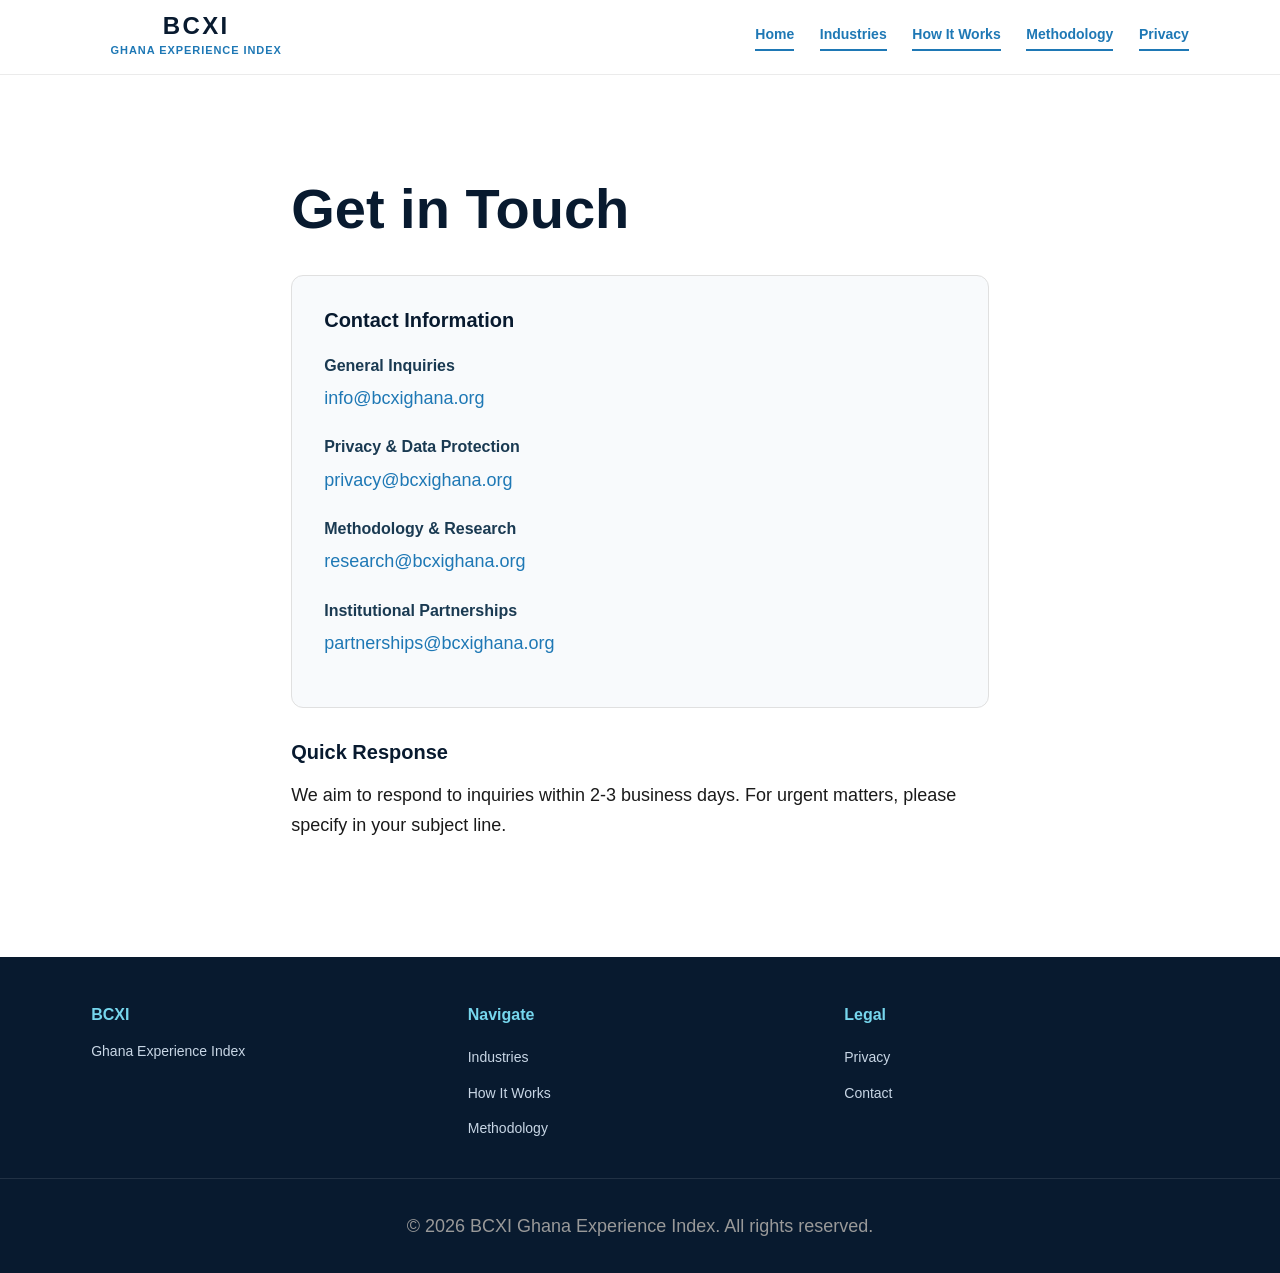
<file: pages/contact.html>
<!doctype html>
<html lang="en">
<head>
  <meta charset="utf-8">
  <meta name="viewport" content="width=device-width, initial-scale=1, viewport-fit=cover">
  <meta name="theme-color" content="#081a2f">
  <title>Contact | BCXI Ghana Experience Index</title>
  <link rel="manifest" href="../manifest.webmanifest">
  <link rel="stylesheet" href="../styles/main.css">
</head>
<body>
  <a class="skip-link" href="#main-content">Skip to main content</a>
  <header class="header">
    <div class="header-container">
      <a href="/" class="logo">
        <span class="logo-text">BCXI</span>
        <span class="logo-subtext">Ghana Experience Index</span>
      </a>
      <nav class="nav">
        <a href="/" class="nav-link">Home</a>
        <a href="/#sectors" class="nav-link">Industries</a>
        <a href="/#how-it-works" class="nav-link">How It Works</a>
        <a href="methodology.html" class="nav-link">Methodology</a>
        <a href="privacy.html" class="nav-link">Privacy</a>
      </nav>
    </div>
  </header>

  <main id="main-content">
    <section style="background: white; padding: clamp(60px, 10vw, 100px) 0;">
      <div class="container" style="max-width: 800px;">
        <h1 style="font-size: clamp(36px, 8vw, 56px); margin-bottom: 2rem; color: #081a2f;">Get in Touch</h1>

        <div style="background: #f8fafc; border: 1px solid #e0e0e0; border-radius: 12px; padding: 2rem; margin-bottom: 2rem;">
          <h2 style="font-size: 20px; color: #081a2f; margin-bottom: 1.5rem;">Contact Information</h2>

          <div style="margin-bottom: 1.5rem;">
            <h3 style="font-size: 16px; color: #1a3a52; margin-bottom: 0.5rem;">General Inquiries</h3>
            <p><a href="mailto:info@bcxighana.org" style="color: #1e78b5; text-decoration: none;">info@bcxighana.org</a></p>
          </div>

          <div style="margin-bottom: 1.5rem;">
            <h3 style="font-size: 16px; color: #1a3a52; margin-bottom: 0.5rem;">Privacy & Data Protection</h3>
            <p><a href="mailto:privacy@bcxighana.org" style="color: #1e78b5; text-decoration: none;">privacy@bcxighana.org</a></p>
          </div>

          <div style="margin-bottom: 1.5rem;">
            <h3 style="font-size: 16px; color: #1a3a52; margin-bottom: 0.5rem;">Methodology & Research</h3>
            <p><a href="mailto:research@bcxighana.org" style="color: #1e78b5; text-decoration: none;">research@bcxighana.org</a></p>
          </div>

          <div>
            <h3 style="font-size: 16px; color: #1a3a52; margin-bottom: 0.5rem;">Institutional Partnerships</h3>
            <p><a href="mailto:partnerships@bcxighana.org" style="color: #1e78b5; text-decoration: none;">partnerships@bcxighana.org</a></p>
          </div>
        </div>

        <div>
          <h2 style="font-size: 20px; color: #081a2f; margin: 2rem 0 1rem;">Quick Response</h2>
          <p>We aim to respond to inquiries within 2-3 business days. For urgent matters, please specify in your subject line.</p>
        </div>
      </div>
    </section>
  </main>

  <footer class="footer">
    <div class="footer-content">
      <div class="footer-section">
        <h4>BCXI</h4>
        <p>Ghana Experience Index</p>
      </div>
      <div class="footer-section">
        <h4>Navigate</h4>
        <ul>
          <li><a href="/#sectors">Industries</a></li>
          <li><a href="/#how-it-works">How It Works</a></li>
          <li><a href="methodology.html">Methodology</a></li>
        </ul>
      </div>
      <div class="footer-section">
        <h4>Legal</h4>
        <ul>
          <li><a href="privacy.html">Privacy</a></li>
          <li><a href="contact.html">Contact</a></li>
        </ul>
      </div>
    </div>
    <div class="footer-bottom">
      <p>&copy; 2026 BCXI Ghana Experience Index. All rights reserved.</p>
    </div>
  </footer>
  <script src="../scripts/main.js"></script>
</body>
</html>
</file>
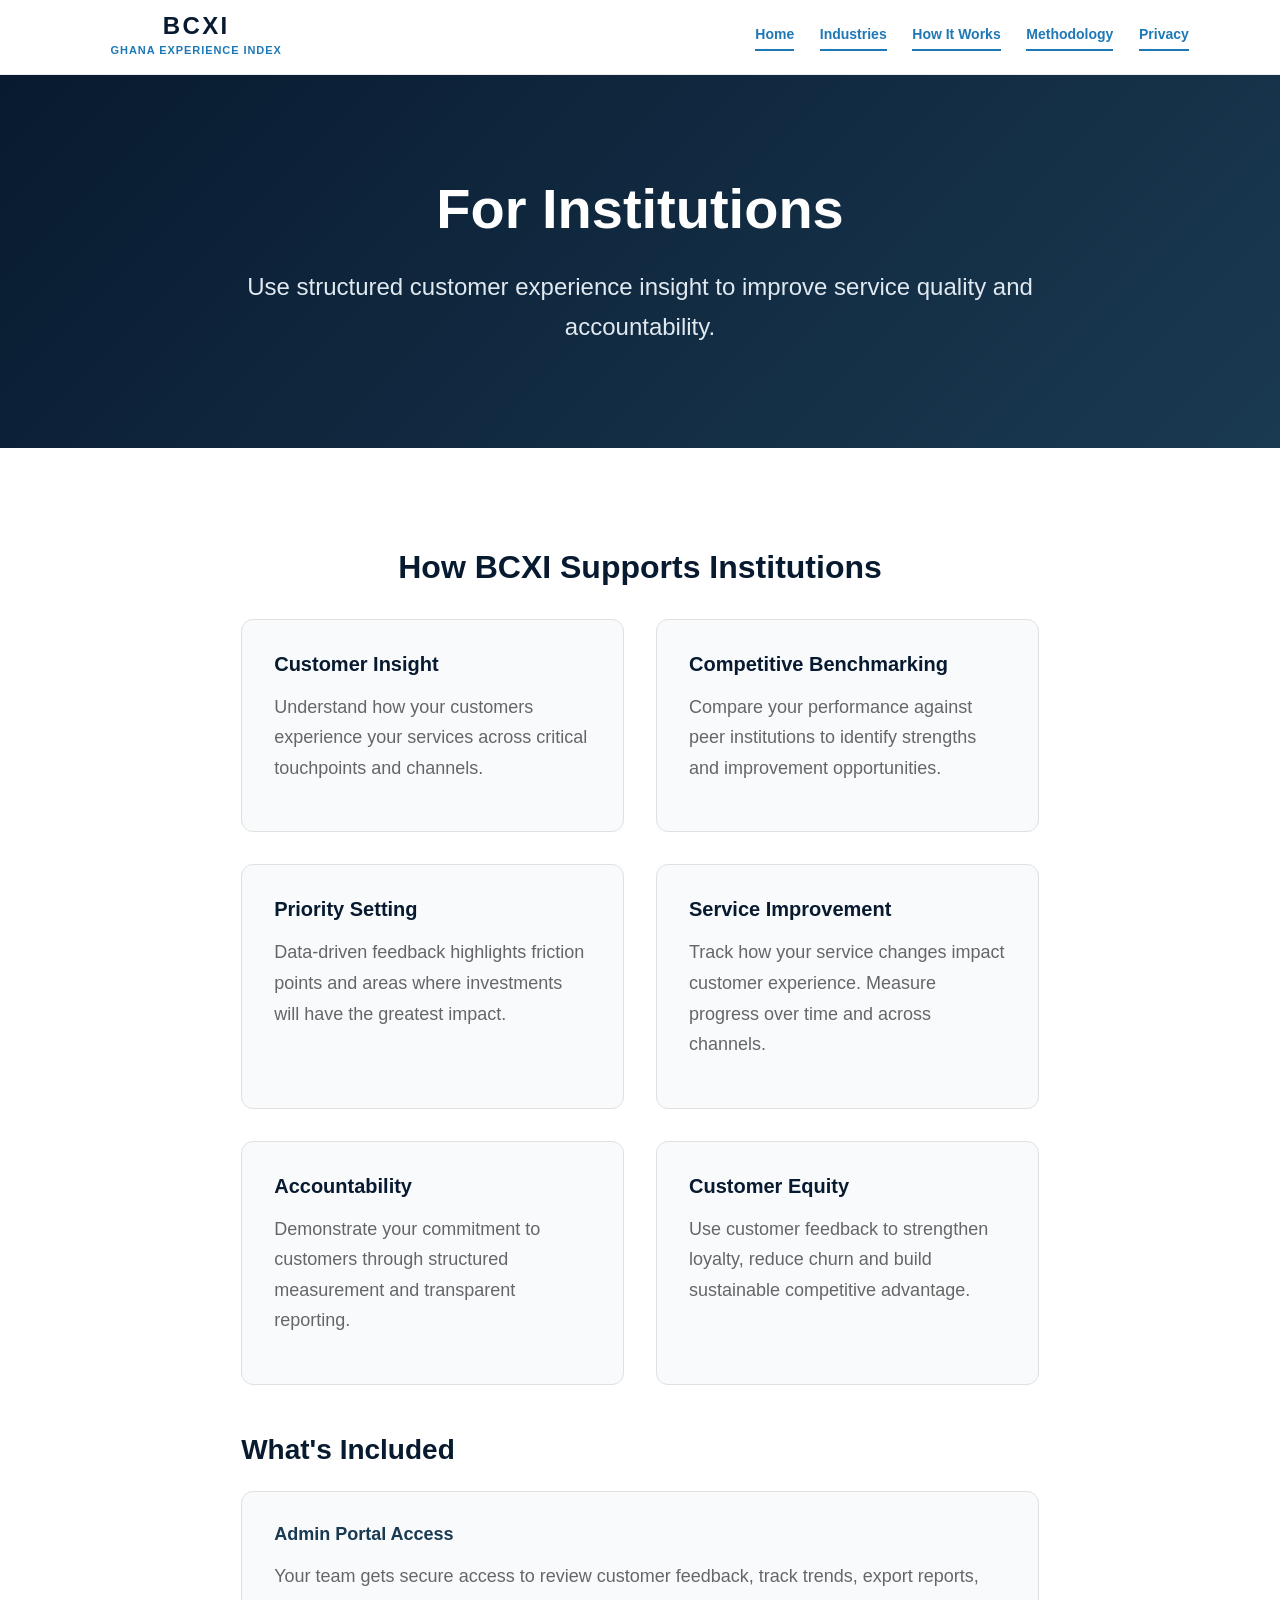
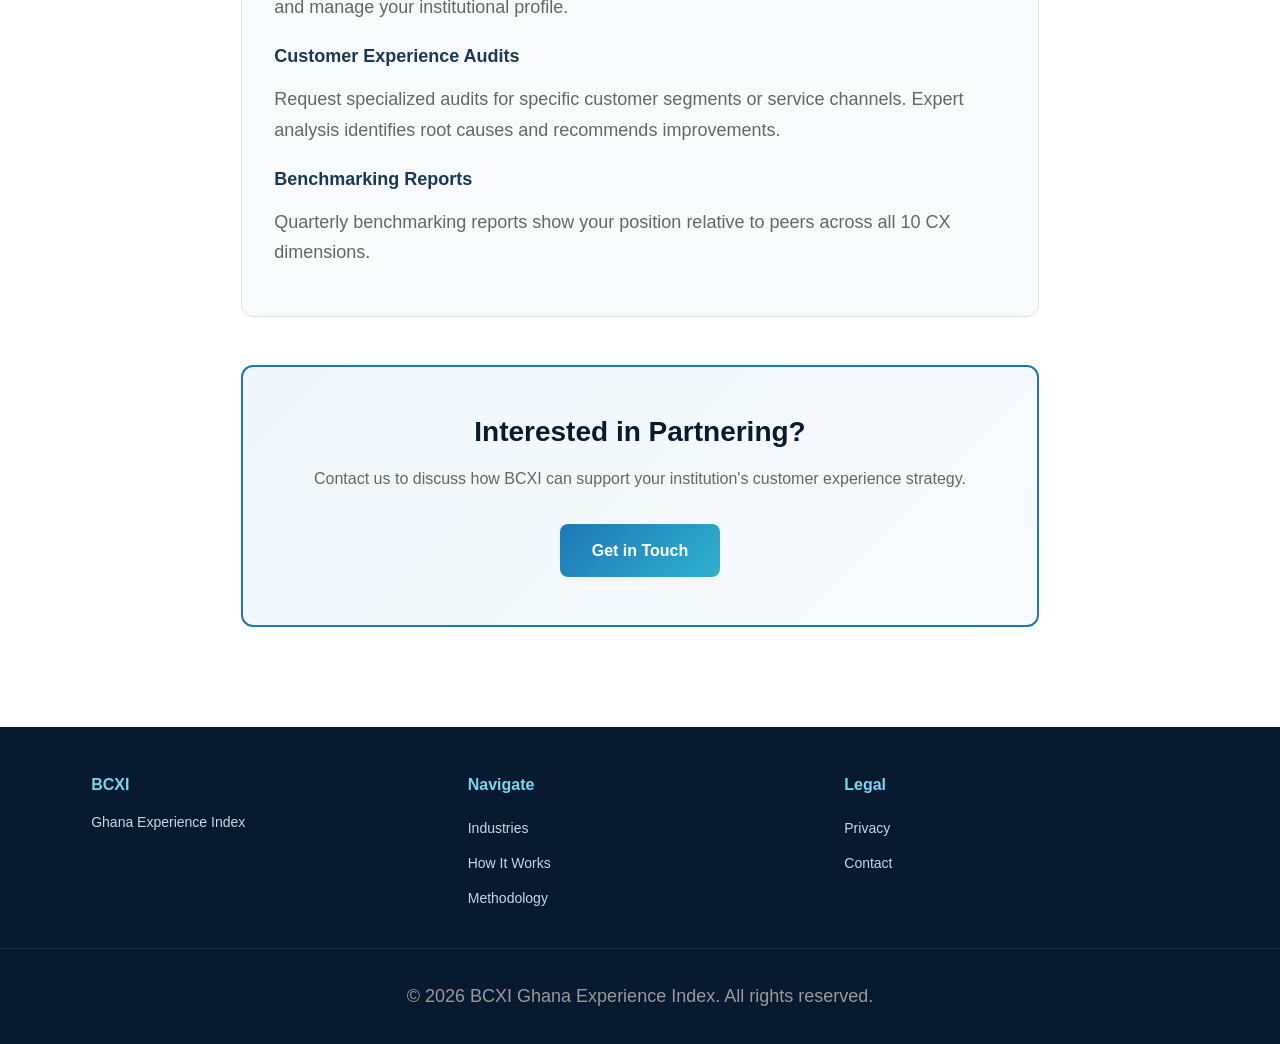
<file: pages/institutions.html>
<!doctype html>
<html lang="en">
<head>
  <meta charset="utf-8">
  <meta name="viewport" content="width=device-width, initial-scale=1, viewport-fit=cover">
  <meta name="theme-color" content="#081a2f">
  <title>For Institutions | BCXI Ghana Experience Index</title>
  <link rel="manifest" href="../manifest.webmanifest">
  <link rel="stylesheet" href="../styles/main.css">
</head>
<body>
  <a class="skip-link" href="#main-content">Skip to main content</a>
  <header class="header">
    <div class="header-container">
      <a href="/" class="logo">
        <span class="logo-text">BCXI</span>
        <span class="logo-subtext">Ghana Experience Index</span>
      </a>
      <nav class="nav">
        <a href="/" class="nav-link">Home</a>
        <a href="/#sectors" class="nav-link">Industries</a>
        <a href="/#how-it-works" class="nav-link">How It Works</a>
        <a href="methodology.html" class="nav-link">Methodology</a>
        <a href="privacy.html" class="nav-link">Privacy</a>
      </nav>
    </div>
  </header>

  <main id="main-content">
    <section style="background: linear-gradient(135deg, #081a2f 0%, #1a3a52 100%); color: white; padding: clamp(60px, 10vw, 100px) 0; text-align: center;">
      <div class="container" style="max-width: 900px;">
        <h1 style="font-size: clamp(36px, 8vw, 56px); margin-bottom: 1.5rem; color: white;">For Institutions</h1>
        <p style="font-size: clamp(18px, 2.5vw, 24px); color: #e0e8f0; margin-bottom: 0;">Use structured customer experience insight to improve service quality and accountability.</p>
      </div>
    </section>

    <section style="background: white; padding: clamp(60px, 10vw, 100px) 0;">
      <div class="container" style="max-width: 900px;">
        <h2 style="font-size: 32px; margin-bottom: 2rem; color: #081a2f; text-align: center;">How BCXI Supports Institutions</h2>

        <div style="display: grid; grid-template-columns: repeat(auto-fit, minmax(250px, 1fr)); gap: 2rem; margin-bottom: 3rem;">
          <div style="background: #f8fafc; border: 1px solid #e0e0e0; border-radius: 12px; padding: 2rem;">
            <h3 style="font-size: 20px; color: #081a2f; margin-bottom: 1rem;">Customer Insight</h3>
            <p style="color: #666;">Understand how your customers experience your services across critical touchpoints and channels.</p>
          </div>

          <div style="background: #f8fafc; border: 1px solid #e0e0e0; border-radius: 12px; padding: 2rem;">
            <h3 style="font-size: 20px; color: #081a2f; margin-bottom: 1rem;">Competitive Benchmarking</h3>
            <p style="color: #666;">Compare your performance against peer institutions to identify strengths and improvement opportunities.</p>
          </div>

          <div style="background: #f8fafc; border: 1px solid #e0e0e0; border-radius: 12px; padding: 2rem;">
            <h3 style="font-size: 20px; color: #081a2f; margin-bottom: 1rem;">Priority Setting</h3>
            <p style="color: #666;">Data-driven feedback highlights friction points and areas where investments will have the greatest impact.</p>
          </div>

          <div style="background: #f8fafc; border: 1px solid #e0e0e0; border-radius: 12px; padding: 2rem;">
            <h3 style="font-size: 20px; color: #081a2f; margin-bottom: 1rem;">Service Improvement</h3>
            <p style="color: #666;">Track how your service changes impact customer experience. Measure progress over time and across channels.</p>
          </div>

          <div style="background: #f8fafc; border: 1px solid #e0e0e0; border-radius: 12px; padding: 2rem;">
            <h3 style="font-size: 20px; color: #081a2f; margin-bottom: 1rem;">Accountability</h3>
            <p style="color: #666;">Demonstrate your commitment to customers through structured measurement and transparent reporting.</p>
          </div>

          <div style="background: #f8fafc; border: 1px solid #e0e0e0; border-radius: 12px; padding: 2rem;">
            <h3 style="font-size: 20px; color: #081a2f; margin-bottom: 1rem;">Customer Equity</h3>
            <p style="color: #666;">Use customer feedback to strengthen loyalty, reduce churn and build sustainable competitive advantage.</p>
          </div>
        </div>

        <h2 style="font-size: 28px; margin: 3rem 0 1.5rem; color: #081a2f;">What's Included</h2>

        <div style="background: #f8fafc; border: 1px solid #e0e0e0; border-radius: 12px; padding: 2rem; margin-bottom: 2rem;">
          <h3 style="font-size: 18px; color: #1a3a52; margin-bottom: 1rem;">Admin Portal Access</h3>
          <p style="color: #666; margin-bottom: 1rem;">Your team gets secure access to review customer feedback, track trends, export reports, and manage your institutional profile.</p>

          <h3 style="font-size: 18px; color: #1a3a52; margin-bottom: 1rem; margin-top: 1.5rem;">Customer Experience Audits</h3>
          <p style="color: #666;">Request specialized audits for specific customer segments or service channels. Expert analysis identifies root causes and recommends improvements.</p>

          <h3 style="font-size: 18px; color: #1a3a52; margin-bottom: 1rem; margin-top: 1.5rem;">Benchmarking Reports</h3>
          <p style="color: #666;">Quarterly benchmarking reports show your position relative to peers across all 10 CX dimensions.</p>
        </div>

        <div style="text-align: center; background: linear-gradient(135deg, #f0f7fb 0%, #f8fafc 100%); border: 2px solid #1e78b5; border-radius: 12px; padding: 3rem; margin-top: 3rem;">
          <h2 style="font-size: 28px; color: #081a2f; margin-bottom: 1rem;">Interested in Partnering?</h2>
          <p style="font-size: 16px; color: #666; margin-bottom: 2rem;">Contact us to discuss how BCXI can support your institution's customer experience strategy.</p>
          <a href="contact.html" style="display: inline-block; background: linear-gradient(135deg, #1e78b5, #2eb1cf); color: white; padding: 14px 32px; text-decoration: none; border-radius: 8px; font-weight: 700;">Get in Touch</a>
        </div>
      </div>
    </section>
  </main>

  <footer class="footer">
    <div class="footer-content">
      <div class="footer-section">
        <h4>BCXI</h4>
        <p>Ghana Experience Index</p>
      </div>
      <div class="footer-section">
        <h4>Navigate</h4>
        <ul>
          <li><a href="/#sectors">Industries</a></li>
          <li><a href="/#how-it-works">How It Works</a></li>
          <li><a href="methodology.html">Methodology</a></li>
        </ul>
      </div>
      <div class="footer-section">
        <h4>Legal</h4>
        <ul>
          <li><a href="privacy.html">Privacy</a></li>
          <li><a href="contact.html">Contact</a></li>
        </ul>
      </div>
    </div>
    <div class="footer-bottom">
      <p>&copy; 2026 BCXI Ghana Experience Index. All rights reserved.</p>
    </div>
  </footer>
  <script src="../scripts/main.js"></script>
</body>
</html>
</file>
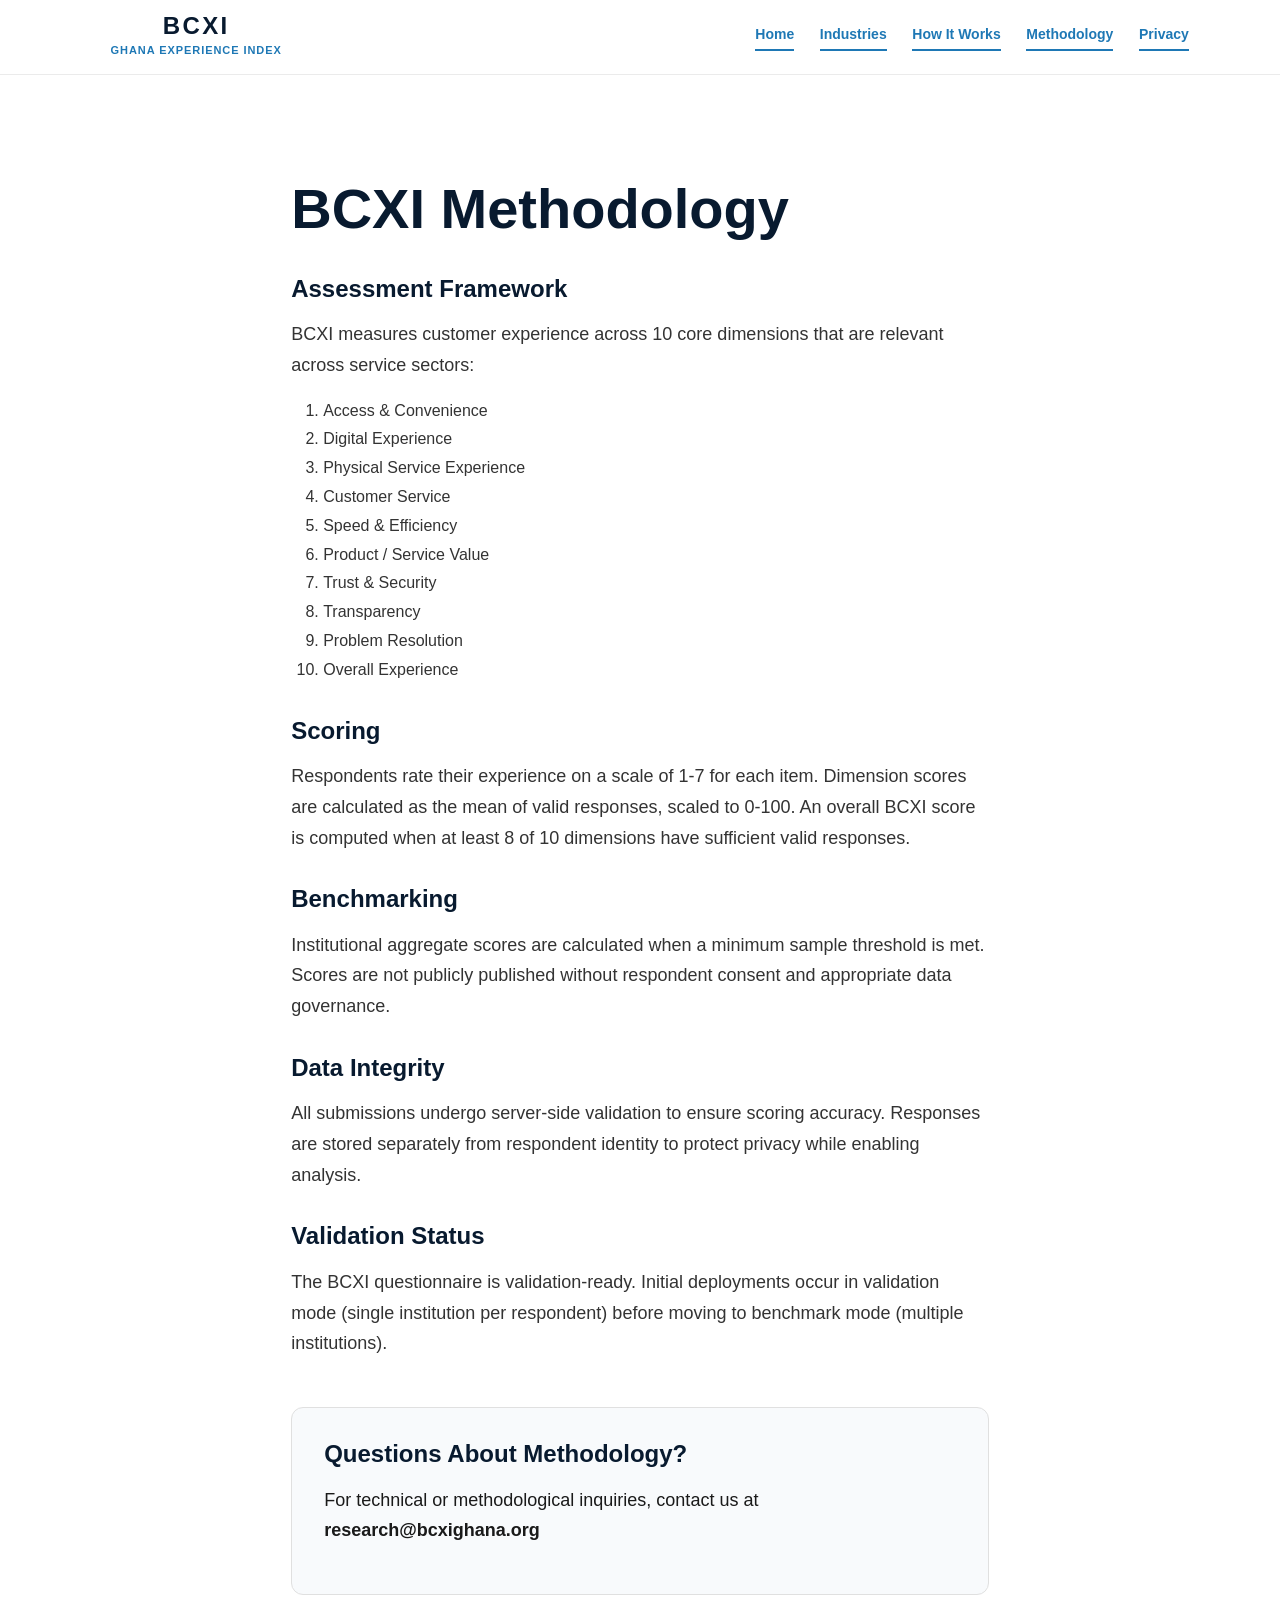
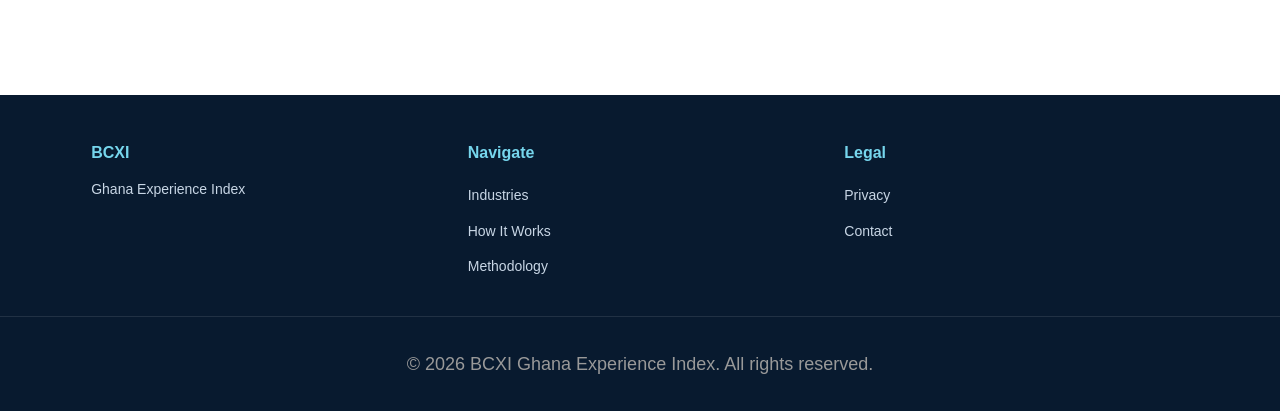
<file: pages/methodology.html>
<!doctype html>
<html lang="en">
<head>
  <meta charset="utf-8">
  <meta name="viewport" content="width=device-width, initial-scale=1, viewport-fit=cover">
  <meta name="theme-color" content="#081a2f">
  <title>Methodology | BCXI Ghana Experience Index</title>
  <link rel="manifest" href="../manifest.webmanifest">
  <link rel="stylesheet" href="../styles/main.css">
</head>
<body>
  <a class="skip-link" href="#main-content">Skip to main content</a>
  <header class="header">
    <div class="header-container">
      <a href="/" class="logo">
        <span class="logo-text">BCXI</span>
        <span class="logo-subtext">Ghana Experience Index</span>
      </a>
      <nav class="nav">
        <a href="/" class="nav-link">Home</a>
        <a href="/#sectors" class="nav-link">Industries</a>
        <a href="/#how-it-works" class="nav-link">How It Works</a>
        <a href="methodology.html" class="nav-link active">Methodology</a>
        <a href="privacy.html" class="nav-link">Privacy</a>
      </nav>
    </div>
  </header>

  <main id="main-content">
    <section style="background: white; padding: clamp(60px, 10vw, 100px) 0;">
      <div class="container" style="max-width: 800px;">
        <h1 style="font-size: clamp(36px, 8vw, 56px); margin-bottom: 2rem; color: #081a2f;">BCXI Methodology</h1>

        <div style="line-height: 1.8; color: #333;">
          <h2 style="font-size: 24px; margin-top: 2rem; margin-bottom: 1rem; color: #081a2f;">Assessment Framework</h2>
          <p>BCXI measures customer experience across 10 core dimensions that are relevant across service sectors:</p>
          <ol style="margin-left: 2rem; margin-bottom: 1.5rem;">
            <li>Access & Convenience</li>
            <li>Digital Experience</li>
            <li>Physical Service Experience</li>
            <li>Customer Service</li>
            <li>Speed & Efficiency</li>
            <li>Product / Service Value</li>
            <li>Trust & Security</li>
            <li>Transparency</li>
            <li>Problem Resolution</li>
            <li>Overall Experience</li>
          </ol>

          <h2 style="font-size: 24px; margin-top: 2rem; margin-bottom: 1rem; color: #081a2f;">Scoring</h2>
          <p>Respondents rate their experience on a scale of 1-7 for each item. Dimension scores are calculated as the mean of valid responses, scaled to 0-100. An overall BCXI score is computed when at least 8 of 10 dimensions have sufficient valid responses.</p>

          <h2 style="font-size: 24px; margin-top: 2rem; margin-bottom: 1rem; color: #081a2f;">Benchmarking</h2>
          <p>Institutional aggregate scores are calculated when a minimum sample threshold is met. Scores are not publicly published without respondent consent and appropriate data governance.</p>

          <h2 style="font-size: 24px; margin-top: 2rem; margin-bottom: 1rem; color: #081a2f;">Data Integrity</h2>
          <p>All submissions undergo server-side validation to ensure scoring accuracy. Responses are stored separately from respondent identity to protect privacy while enabling analysis.</p>

          <h2 style="font-size: 24px; margin-top: 2rem; margin-bottom: 1rem; color: #081a2f;">Validation Status</h2>
          <p>The BCXI questionnaire is validation-ready. Initial deployments occur in validation mode (single institution per respondent) before moving to benchmark mode (multiple institutions).</p>
        </div>

        <div style="background: #f8fafc; border: 1px solid #e0e0e0; border-radius: 12px; padding: 2rem; margin-top: 3rem;">
          <h3 style="color: #081a2f; margin-bottom: 1rem;">Questions About Methodology?</h3>
          <p>For technical or methodological inquiries, contact us at <strong>research@bcxighana.org</strong></p>
        </div>
      </div>
    </section>
  </main>

  <footer class="footer">
    <div class="footer-content">
      <div class="footer-section">
        <h4>BCXI</h4>
        <p>Ghana Experience Index</p>
      </div>
      <div class="footer-section">
        <h4>Navigate</h4>
        <ul>
          <li><a href="/#sectors">Industries</a></li>
          <li><a href="/#how-it-works">How It Works</a></li>
          <li><a href="methodology.html">Methodology</a></li>
        </ul>
      </div>
      <div class="footer-section">
        <h4>Legal</h4>
        <ul>
          <li><a href="privacy.html">Privacy</a></li>
          <li><a href="contact.html">Contact</a></li>
        </ul>
      </div>
    </div>
    <div class="footer-bottom">
      <p>&copy; 2026 BCXI Ghana Experience Index. All rights reserved.</p>
    </div>
  </footer>
  <script src="../scripts/main.js"></script>
</body>
</html>
</file>
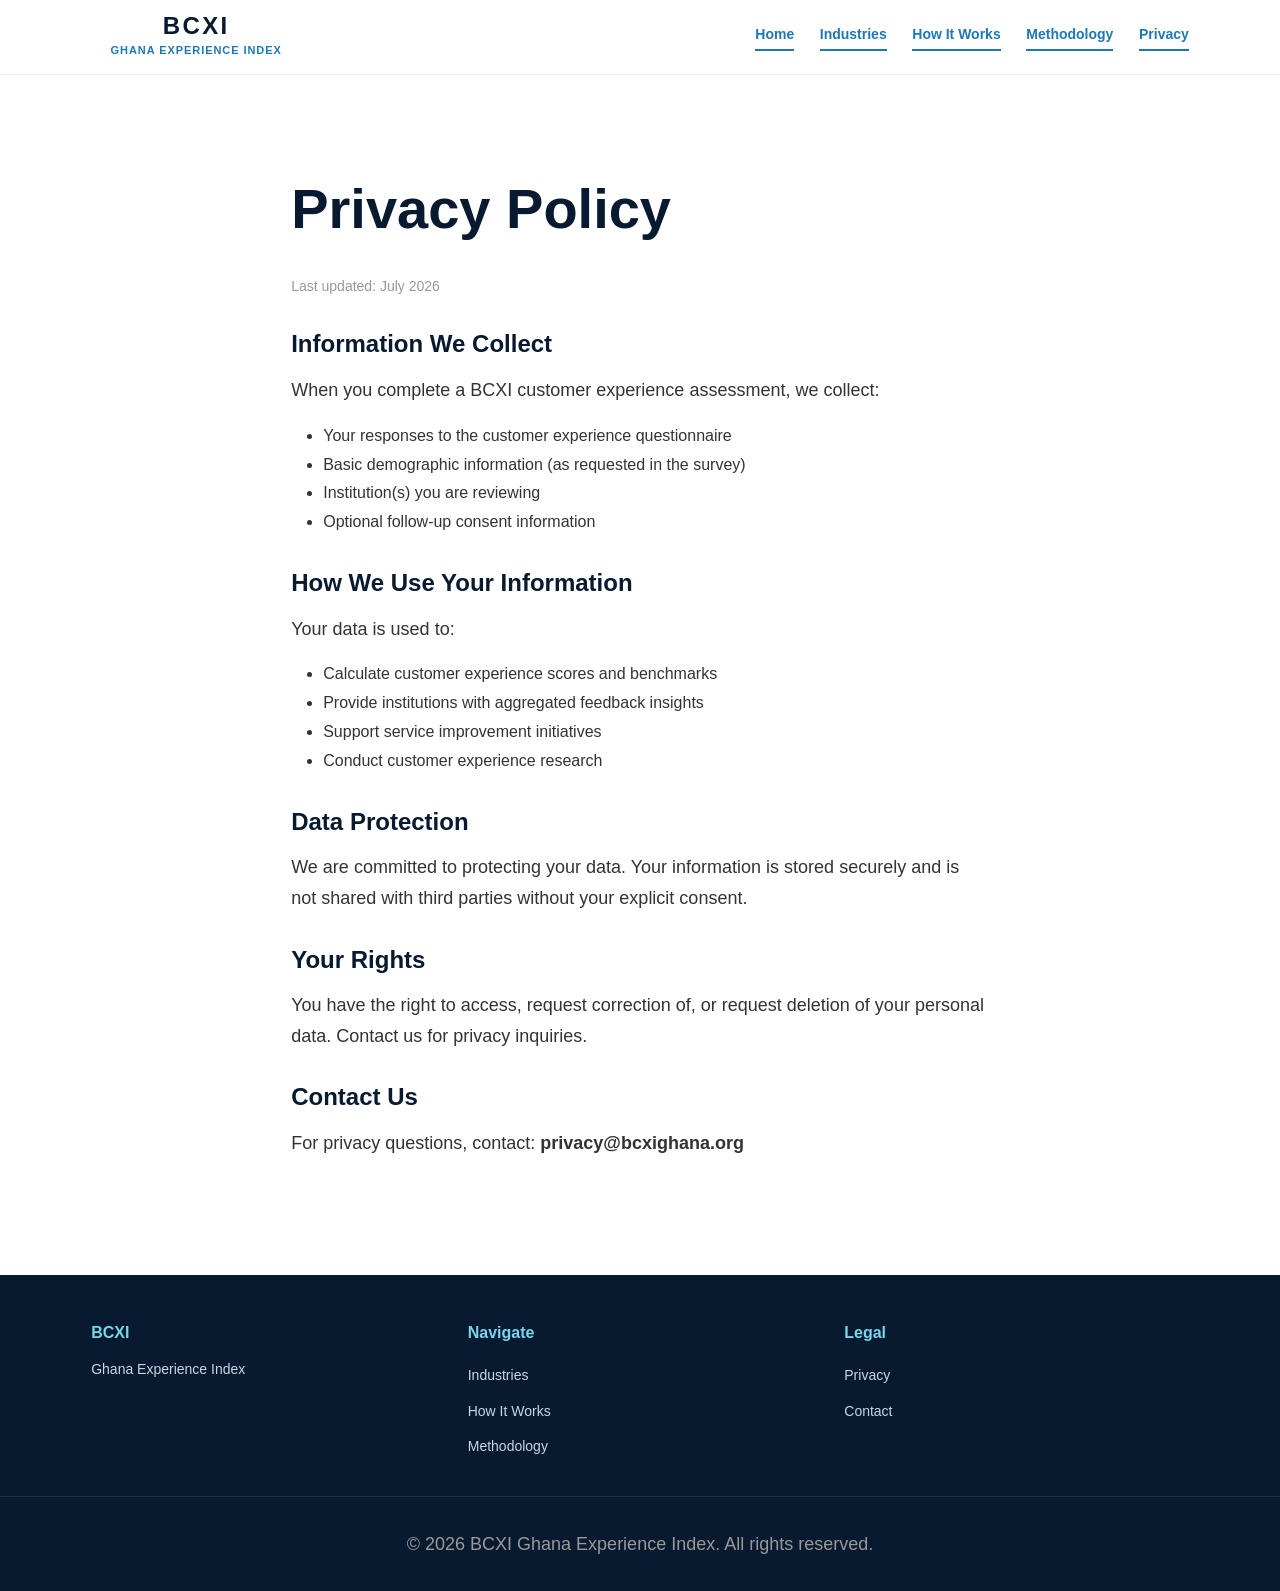
<file: pages/privacy.html>
<!doctype html>
<html lang="en">
<head>
  <meta charset="utf-8">
  <meta name="viewport" content="width=device-width, initial-scale=1, viewport-fit=cover">
  <meta name="description" content="Privacy Policy - BCXI Ghana Experience Index">
  <meta name="theme-color" content="#081a2f">
  <title>Privacy Policy | BCXI Ghana Experience Index</title>
  <link rel="manifest" href="../manifest.webmanifest">
  <link rel="stylesheet" href="../styles/main.css">
</head>
<body>
  <a class="skip-link" href="#main-content">Skip to main content</a>
  <!-- HEADER -->
  <header class="header">
    <div class="header-container">
      <a href="/" class="logo">
        <span class="logo-text">BCXI</span>
        <span class="logo-subtext">Ghana Experience Index</span>
      </a>
      <nav class="nav">
        <a href="/" class="nav-link">Home</a>
        <a href="/#sectors" class="nav-link">Industries</a>
        <a href="/#how-it-works" class="nav-link">How It Works</a>
        <a href="methodology.html" class="nav-link">Methodology</a>
        <a href="privacy.html" class="nav-link active">Privacy</a>
      </nav>
    </div>
  </header>

  <main id="main-content">
    <section style="background: white; padding: clamp(60px, 10vw, 100px) 0;">
      <div class="container" style="max-width: 800px;">
        <h1 style="font-size: clamp(36px, 8vw, 56px); margin-bottom: 2rem; color: #081a2f;">Privacy Policy</h1>

        <p style="font-size: 14px; color: #999; margin-bottom: 2rem;">Last updated: July 2026</p>

        <div style="line-height: 1.8; color: #333;">
          <h2 style="font-size: 24px; margin-top: 2rem; margin-bottom: 1rem; color: #081a2f;">Information We Collect</h2>
          <p>When you complete a BCXI customer experience assessment, we collect:</p>
          <ul style="margin-left: 2rem; margin-bottom: 1.5rem;">
            <li>Your responses to the customer experience questionnaire</li>
            <li>Basic demographic information (as requested in the survey)</li>
            <li>Institution(s) you are reviewing</li>
            <li>Optional follow-up consent information</li>
          </ul>

          <h2 style="font-size: 24px; margin-top: 2rem; margin-bottom: 1rem; color: #081a2f;">How We Use Your Information</h2>
          <p>Your data is used to:</p>
          <ul style="margin-left: 2rem; margin-bottom: 1.5rem;">
            <li>Calculate customer experience scores and benchmarks</li>
            <li>Provide institutions with aggregated feedback insights</li>
            <li>Support service improvement initiatives</li>
            <li>Conduct customer experience research</li>
          </ul>

          <h2 style="font-size: 24px; margin-top: 2rem; margin-bottom: 1rem; color: #081a2f;">Data Protection</h2>
          <p>We are committed to protecting your data. Your information is stored securely and is not shared with third parties without your explicit consent.</p>

          <h2 style="font-size: 24px; margin-top: 2rem; margin-bottom: 1rem; color: #081a2f;">Your Rights</h2>
          <p>You have the right to access, request correction of, or request deletion of your personal data. Contact us for privacy inquiries.</p>

          <h2 style="font-size: 24px; margin-top: 2rem; margin-bottom: 1rem; color: #081a2f;">Contact Us</h2>
          <p>For privacy questions, contact: <strong>privacy@bcxighana.org</strong></p>
        </div>
      </div>
    </section>
  </main>

  <!-- FOOTER -->
  <footer class="footer">
    <div class="footer-content">
      <div class="footer-section">
        <h4>BCXI</h4>
        <p>Ghana Experience Index</p>
      </div>
      <div class="footer-section">
        <h4>Navigate</h4>
        <ul>
          <li><a href="/#sectors">Industries</a></li>
          <li><a href="/#how-it-works">How It Works</a></li>
          <li><a href="methodology.html">Methodology</a></li>
        </ul>
      </div>
      <div class="footer-section">
        <h4>Legal</h4>
        <ul>
          <li><a href="privacy.html">Privacy</a></li>
          <li><a href="contact.html">Contact</a></li>
        </ul>
      </div>
    </div>
    <div class="footer-bottom">
      <p>&copy; 2026 BCXI Ghana Experience Index. All rights reserved.</p>
    </div>
  </footer>
  <script src="../scripts/main.js"></script>
</body>
</html>
</file>
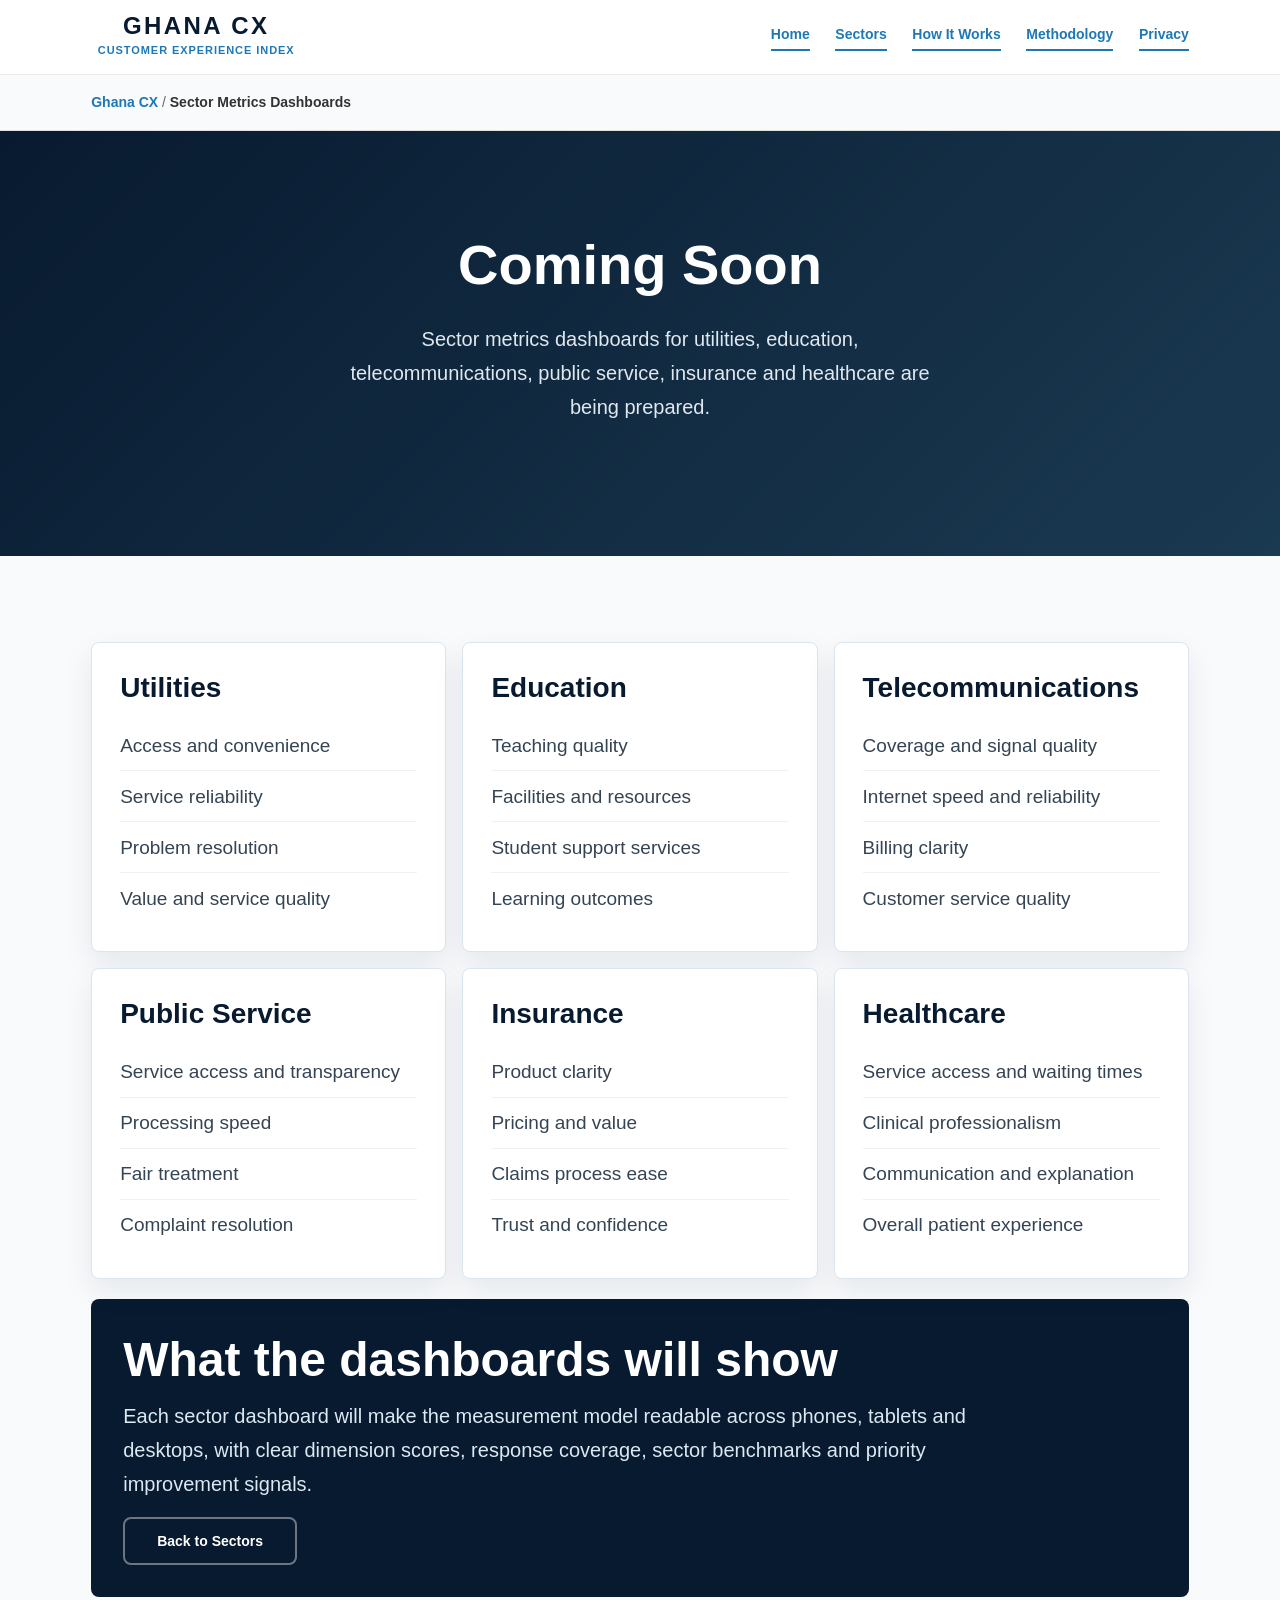
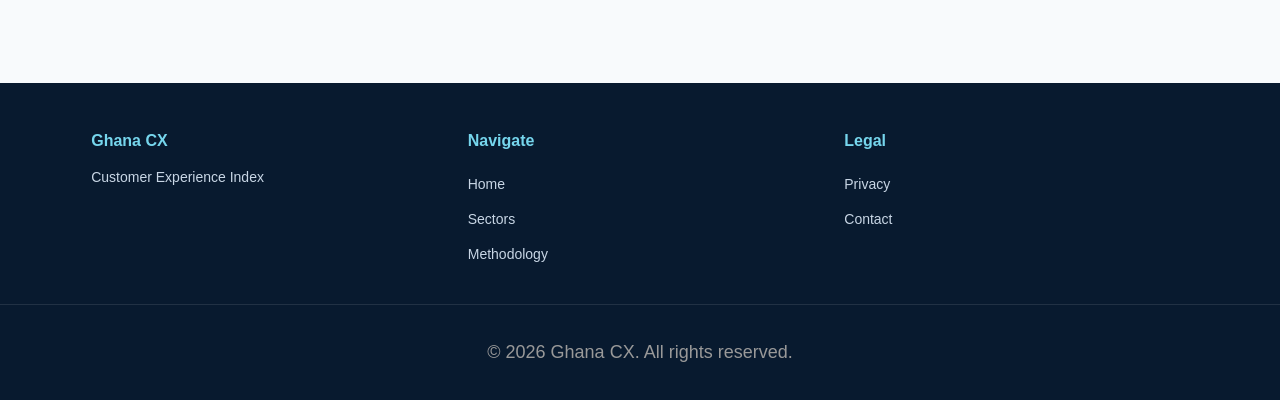
<file: pages/sector-metrics.html>
<!doctype html>
<html lang="en">
<head>
  <meta charset="utf-8">
  <meta name="viewport" content="width=device-width, initial-scale=1, viewport-fit=cover">
  <meta name="description" content="Upcoming Ghana CX sector metrics dashboards">
  <meta name="theme-color" content="#081a2f">
  <title>Sector Metrics Dashboards | Ghana CX</title>
  <link rel="manifest" href="../manifest.webmanifest">
  <link rel="stylesheet" href="../styles/main.css">
  <link rel="stylesheet" href="../styles/sectors.css">
</head>
<body>
  <a class="skip-link" href="#main-content">Skip to main content</a>
  <header class="header">
    <div class="header-container">
      <a href="/" class="logo">
        <span class="logo-text">GHANA CX</span>
        <span class="logo-subtext">Customer Experience Index</span>
      </a>
      <nav class="nav">
        <a href="/" class="nav-link">Home</a>
        <a href="/#sectors" class="nav-link">Sectors</a>
        <a href="/#how-it-works" class="nav-link">How It Works</a>
        <a href="../pages/methodology.html" class="nav-link">Methodology</a>
        <a href="../pages/privacy.html" class="nav-link">Privacy</a>
      </nav>
    </div>
  </header>

  <main id="main-content">
    <div class="breadcrumb">
      <div class="container">
        <a href="/">Ghana CX</a> / <span>Sector Metrics Dashboards</span>
      </div>
    </div>

    <section class="sector-hero">
      <div class="container">
        <h1>Coming Soon</h1>
        <p>Sector metrics dashboards for utilities, education, telecommunications, public service, insurance and healthcare are being prepared.</p>
      </div>
    </section>

    <section class="sector-metrics-page">
      <div class="container">
        <div class="metrics-dashboard-grid">
          <article class="metrics-dashboard-card">
            <h2>Utilities</h2>
            <ul>
              <li>Access and convenience</li>
              <li>Service reliability</li>
              <li>Problem resolution</li>
              <li>Value and service quality</li>
            </ul>
          </article>

          <article class="metrics-dashboard-card">
            <h2>Education</h2>
            <ul>
              <li>Teaching quality</li>
              <li>Facilities and resources</li>
              <li>Student support services</li>
              <li>Learning outcomes</li>
            </ul>
          </article>

          <article class="metrics-dashboard-card">
            <h2>Telecommunications</h2>
            <ul>
              <li>Coverage and signal quality</li>
              <li>Internet speed and reliability</li>
              <li>Billing clarity</li>
              <li>Customer service quality</li>
            </ul>
          </article>

          <article class="metrics-dashboard-card">
            <h2>Public Service</h2>
            <ul>
              <li>Service access and transparency</li>
              <li>Processing speed</li>
              <li>Fair treatment</li>
              <li>Complaint resolution</li>
            </ul>
          </article>

          <article class="metrics-dashboard-card">
            <h2>Insurance</h2>
            <ul>
              <li>Product clarity</li>
              <li>Pricing and value</li>
              <li>Claims process ease</li>
              <li>Trust and confidence</li>
            </ul>
          </article>

          <article class="metrics-dashboard-card">
            <h2>Healthcare</h2>
            <ul>
              <li>Service access and waiting times</li>
              <li>Clinical professionalism</li>
              <li>Communication and explanation</li>
              <li>Overall patient experience</li>
            </ul>
          </article>
        </div>

        <div class="metrics-dashboard-note">
          <h2>What the dashboards will show</h2>
          <p>Each sector dashboard will make the measurement model readable across phones, tablets and desktops, with clear dimension scores, response coverage, sector benchmarks and priority improvement signals.</p>
          <a href="/#sectors" class="cta-secondary">Back to Sectors</a>
        </div>
      </div>
    </section>
  </main>

  <footer class="footer">
    <div class="footer-content">
      <div class="footer-section">
        <h4>Ghana CX</h4>
        <p>Customer Experience Index</p>
      </div>
      <div class="footer-section">
        <h4>Navigate</h4>
        <ul>
          <li><a href="/">Home</a></li>
          <li><a href="/#sectors">Sectors</a></li>
          <li><a href="../pages/methodology.html">Methodology</a></li>
        </ul>
      </div>
      <div class="footer-section">
        <h4>Legal</h4>
        <ul>
          <li><a href="../pages/privacy.html">Privacy</a></li>
          <li><a href="../pages/contact.html">Contact</a></li>
        </ul>
      </div>
    </div>
    <div class="footer-bottom">
      <p>&copy; 2026 Ghana CX. All rights reserved.</p>
    </div>
  </footer>

  <script src="../data/config.js"></script>
  <script src="../scripts/main.js"></script>
</body>
</html>
</file>
<file: styles/main.css>
/* Reset and Base */
* {
  box-sizing: border-box;
  margin: 0;
  padding: 0;
}

html {
  scroll-behavior: smooth;
  overflow-x: hidden;
}

.skip-link {
  position: fixed;
  top: 0.75rem;
  left: 0.75rem;
  z-index: 10000;
  padding: 0.75rem 1rem;
  border-radius: 6px;
  color: #ffffff;
  background: #081a2f;
  font-weight: 700;
  transform: translateY(-160%);
  transition: transform 140ms ease;
}

.skip-link:focus {
  transform: translateY(0);
  outline: 3px solid #f2c94c;
  outline-offset: 3px;
}

body {
  font-family: -apple-system, BlinkMacSystemFont, 'Segoe UI', 'Helvetica Neue', sans-serif;
  line-height: 1.6;
  color: #1a1a1a;
  background: #ffffff;
  overflow-x: hidden;
}

a,
button,
input {
  font: inherit;
}

a:focus-visible,
button:focus-visible,
input:focus-visible {
  outline: 3px solid rgba(46, 177, 207, 0.45);
  outline-offset: 3px;
}

/* Typography */
h1, h2, h3, h4, h5, h6 {
  font-weight: 700;
  line-height: 1.2;
}

h2 {
  font-size: clamp(28px, 6vw, 48px);
  margin-bottom: 1.5rem;
  color: #081a2f;
}

h3 {
  font-size: clamp(18px, 3vw, 24px);
  margin-bottom: 1rem;
  color: #1a3a52;
}

p {
  font-size: clamp(15px, 2vw, 18px);
  line-height: 1.7;
  margin-bottom: 1rem;
}

/* Container */
.container {
  max-width: 1200px;
  margin: 0 auto;
  padding: 0 clamp(20px, 4vw, 60px);
}

/* Header */
.header {
  position: sticky;
  top: 0;
  z-index: 100;
  background: rgba(255, 255, 255, 0.98);
  border-bottom: 1px solid rgba(0, 0, 0, 0.08);
  backdrop-filter: blur(10px);
}

.header-container {
  max-width: 1200px;
  margin: 0 auto;
  padding: 0.9rem clamp(20px, 4vw, 60px);
  display: flex;
  justify-content: space-between;
  align-items: center;
  gap: 2.5rem;
}

.logo {
  display: flex;
  flex-direction: column;
  gap: 0.25rem;
  text-decoration: none;
  color: #081a2f;
  font-weight: 800;
  align-items: center;
  min-width: 210px;
}

.logo-text {
  font-size: 24px;
  letter-spacing: 0.1em;
  line-height: 1;
}

.logo-subtext {
  width: 100%;
  font-size: 11px;
  letter-spacing: 0.085em;
  color: #1e78b5;
  text-transform: uppercase;
  font-weight: 600;
  text-align: center;
  white-space: nowrap;
}

.nav {
  display: flex;
  gap: clamp(1rem, 2vw, 2rem);
  align-items: center;
  flex-wrap: wrap;
}

.nav-link {
  text-decoration: none;
  color: #333;
  font-weight: 600;
  font-size: 14px;
  transition: color 0.2s;
  border-bottom: 2px solid transparent;
  padding-bottom: 0.25rem;
}

.nav-link:hover,
.nav-link.active {
  color: #1e78b5;
  border-bottom-color: #1e78b5;
}

@media (max-width: 768px) {
  .header-container {
    flex-wrap: wrap;
    justify-content: center;
    gap: 0.8rem;
    align-items: center;
    padding: 0.8rem 20px;
  }

  .logo {
    min-width: 0;
  }

  .nav {
    flex-wrap: nowrap;
    gap: 1rem;
    width: 100%;
    max-width: calc(100vw - 40px);
    justify-content: flex-start;
    overflow-x: auto;
    padding-bottom: 0.15rem;
    scrollbar-width: none;
  }

  .nav::-webkit-scrollbar {
    display: none;
  }

  .nav-link {
    flex: 0 0 auto;
    padding: 0.45rem 0;
  }
}

/* Hero Section */
.hero {
  position: relative;
  min-height: clamp(620px, 78vh, 820px);
  display: flex;
  align-items: center;
  justify-content: center;
  color: white;
  text-align: center;
  overflow: hidden;
}

.hero-image {
  position: absolute;
  inset: 0;
  width: 100%;
  height: 100%;
  display: block;
}

.hero-img {
  width: 100%;
  height: 100%;
  object-fit: contain;
  object-position: center;
  display: block;
  background: #071b32;
}

.hero-overlay {
  position: absolute;
  inset: 0;
  background:
    radial-gradient(circle at 50% 42%, rgba(30, 120, 181, 0.26), transparent 34%),
    linear-gradient(135deg, rgba(7, 20, 38, 0.82) 0%, rgba(10, 58, 91, 0.62) 58%, rgba(7, 20, 38, 0.72) 100%);
  z-index: 1;
}

.hero-content {
  position: relative;
  z-index: 2;
  width: min(900px, calc(100% - 40px));
  padding: clamp(32px, 5vw, 72px);
  border-radius: 8px;
  background: rgba(7, 20, 38, 0.24);
  box-shadow: inset 0 0 0 1px rgba(255, 255, 255, 0.10);
  backdrop-filter: blur(2px);
}

.hero-title {
  font-weight: 800;
  line-height: 0.98;
  margin-bottom: 1.15rem;
  letter-spacing: 0;
}

.hero-title-primary,
.hero-title-secondary {
  display: block;
}

.hero-title-primary {
  font-size: clamp(54px, 7vw, 96px);
  white-space: nowrap;
}

.hero-title-secondary {
  font-size: clamp(42px, 5.2vw, 72px);
  max-width: 860px;
  margin: 0 auto;
}

.hero-subtitle {
  font-size: clamp(24px, 3.2vw, 38px);
  font-weight: 700;
  margin-bottom: 1.2rem;
  color: #76d6ed;
}

.hero-description {
  font-size: clamp(18px, 2vw, 23px);
  max-width: 720px;
  margin-left: auto;
  margin-right: auto;
  margin-bottom: 1rem;
  color: #e0e8f0;
}

.hero-tagline {
  font-size: clamp(18px, 1.8vw, 22px);
  font-weight: 600;
  color: #76d6ed;
  margin-bottom: 2rem;
}

.hero-actions {
  display: grid;
  grid-template-columns: repeat(2, minmax(220px, 1fr));
  gap: 1rem;
  width: min(560px, 100%);
  margin: 0 auto;
}

.hero-actions .cta-primary,
.hero-actions .cta-secondary {
  width: 100%;
  min-height: 58px;
  margin: 0;
}

.hero-actions .cta-secondary {
  background: linear-gradient(135deg, #1e78b5, #2eb1cf);
  border-color: transparent;
  color: white;
}

.hero-actions .cta-secondary:hover {
  border-color: transparent;
  background: linear-gradient(135deg, #17679c, #269fba);
  box-shadow: 0 8px 24px rgba(30, 120, 181, 0.4);
}

.cta-primary,
.cta-secondary,
.cta-primary-large {
  display: inline-flex;
  align-items: center;
  justify-content: center;
  padding: 14px 32px;
  border-radius: 8px;
  text-decoration: none;
  font-weight: 700;
  font-size: 14px;
  transition: all 0.3s;
  border: 2px solid transparent;
  cursor: pointer;
  line-height: 1.2;
  min-height: 48px;
}

.cta-primary,
.cta-primary-large {
  background: linear-gradient(135deg, #1e78b5, #2eb1cf);
  color: white;
  margin: 0 0.5rem 0.5rem 0;
}

.cta-primary:hover,
.cta-primary-large:hover {
  transform: translateY(-2px);
  box-shadow: 0 8px 24px rgba(30, 120, 181, 0.4);
}

.cta-secondary {
  color: white;
  border: 2px solid rgba(255, 255, 255, 0.4);
  background: transparent;
}

.cta-secondary:hover {
  border-color: white;
  background: rgba(255, 255, 255, 0.1);
}

.section-back-to-home .cta-secondary,
.coming-soon-card .cta-secondary,
.page-surface .cta-secondary {
  color: #1e78b5;
  border-color: rgba(30, 120, 181, 0.35);
  background: white;
}

.section-back-to-home .cta-secondary:hover,
.coming-soon-card .cta-secondary:hover,
.page-surface .cta-secondary:hover {
  color: #081a2f;
  border-color: #1e78b5;
  background: #f0f7fb;
}

.cta-primary-large {
  font-size: 16px;
  padding: 16px 48px;
}

/* Sections */
section {
  padding: clamp(60px, 10vw, 100px) 0;
}

.section-what,
.section-dimensions,
.section-sectors,
.section-how,
.section-why {
  background: white;
}

.section-privacy,
.section-institutions {
  background: #f8fafc;
}

.section-cta-final {
  background: linear-gradient(135deg, #081a2f 0%, #1a3a52 100%);
  color: white;
  text-align: center;
}

.section-cta-final h2,
.section-cta-final p {
  color: white;
}

.section-subtitle {
  font-size: clamp(16px, 2vw, 18px);
  color: #666;
  margin-bottom: 3rem;
}

/* Dimensions Grid */
.section-dimensions .container {
  max-width: 1360px;
}

.dimensions-grid {
  display: grid;
  grid-template-columns: repeat(5, minmax(0, 1fr));
  gap: 1.35rem;
  margin-top: 2rem;
}

.dimension-card {
  background: white;
  border: 1px solid #e0e0e0;
  border-radius: 8px;
  overflow: hidden;
  transition: transform 0.3s, box-shadow 0.3s;
  cursor: pointer;
  min-width: 0;
  box-shadow: 0 10px 28px rgba(8, 26, 47, 0.06);
}

.dimension-card:hover {
  transform: translateY(-4px);
  box-shadow: 0 12px 32px rgba(0, 0, 0, 0.1);
}

.dimension-card img {
  width: 100%;
  height: clamp(150px, 12vw, 178px);
  object-fit: cover;
  object-position: 78% center;
  display: block;
  background: #071b32;
}

.dimension-card:nth-child(10) img {
  object-position: 50% center;
}

.dimension-card h3 {
  padding: 1.15rem 1.15rem 0.4rem;
  color: #081a2f;
  font-size: clamp(18px, 1.5vw, 22px);
  line-height: 1.15;
}

.dimension-card p {
  padding: 0 1.15rem 1.25rem;
  color: #666;
  font-size: 14px;
}

/* Sectors Grid */
.sectors-grid {
  display: grid;
  grid-template-columns: repeat(auto-fit, minmax(240px, 1fr));
  gap: 1.5rem;
  margin-top: 2rem;
}

.sector-card {
  display: flex;
  flex-direction: column;
  align-items: center;
  justify-content: center;
  padding: 2rem 1.5rem;
  border: 2px solid #e0e0e0;
  border-radius: 8px;
  text-decoration: none;
  transition: all 0.3s;
  cursor: pointer;
  min-height: 220px;
  background: #f0f7fb;
  box-shadow: 0 10px 28px rgba(8, 26, 47, 0.06);
}

.sector-card-image {
  width: 100%;
  height: 142px;
  object-fit: cover;
  display: block;
  border-bottom: 3px solid var(--sector-accent, var(--primary-blue));
}

.sector-card-body {
  padding: 1.5rem;
}

.sector-card.has-card-body {
  padding: 0;
  overflow: hidden;
  border-top-color: var(--sector-primary, var(--primary-blue));
}

.sector-card.has-card-body:hover,
.sector-card.has-card-body:focus-visible {
  border-color: var(--sector-accent, var(--primary-blue));
}

.sector-explore {
  display: inline-flex;
  align-items: center;
  gap: 0.4rem;
  margin-top: 1rem;
  color: #0b3657;
  font-weight: 700;
  font-size: 0.92rem;
}

.sector-extended-page .sector-hero {
  background: linear-gradient(125deg, var(--sector-primary, #0b1f3a), color-mix(in srgb, var(--sector-primary, #0b1f3a) 72%, #000));
}

.sector-extended-page .sector-hero-with-image {
  position: relative;
  isolation: isolate;
  background-image: linear-gradient(90deg, color-mix(in srgb, var(--sector-primary, #0b1f3a) 94%, transparent), color-mix(in srgb, var(--sector-primary, #0b1f3a) 58%, transparent)), var(--sector-hero-image);
  background-size: cover;
  background-position: center;
}

.sector-action-panel {
  margin: 0 auto 2rem;
  padding: 1.25rem;
  border: 1px solid color-mix(in srgb, var(--sector-accent, #1677ff) 34%, #d8e1ea);
  border-radius: 12px;
  background: #fff;
  box-shadow: 0 12px 30px rgba(8, 26, 47, 0.08);
}

.sector-availability {
  display: inline-flex;
  padding: 0.35rem 0.7rem;
  border-radius: 999px;
  color: #0b3657;
  background: #eef4f8;
  font-size: 0.82rem;
  font-weight: 800;
  letter-spacing: 0.02em;
  text-transform: uppercase;
}

.sector-action-panel p {
  max-width: 58ch;
  margin: 0.9rem auto 0;
}

.sector-action-row {
  display: flex;
  flex-wrap: wrap;
  justify-content: center;
  gap: 0.75rem;
  margin-top: 1.25rem;
}

.cta-disabled {
  cursor: not-allowed;
  opacity: 0.62;
  filter: grayscale(0.25);
}

.provider-card {
  display: flex;
  flex-direction: column;
  align-items: center;
  min-height: 330px;
  border-top: 4px solid var(--sector-accent, #1677ff);
}

.provider-logo-frame {
  width: 100%;
  height: 132px;
  display: grid;
  place-items: center;
  margin-bottom: 1.15rem;
  border-radius: 10px;
  background: var(--provider-logo-bg, #f7fafc);
}

.provider-logo {
  width: calc(100% - 0.75rem);
  max-width: 220px;
  height: 112px;
  object-fit: contain;
}

.provider-logo-fallback {
  display: grid;
  place-items: center;
  width: 64px;
  height: 64px;
  border-radius: 50%;
  color: #fff;
  background: #0b3657;
  font-weight: 800;
  letter-spacing: 0.04em;
}

.provider-logo-fallback[hidden] {
  display: none;
}

.provider-card h3 {
  flex: 0 0 auto;
}

.provider-asset-note {
  min-height: 2.9em;
  margin: 0.55rem 0 0;
  color: #6b7280;
  font-size: 0.78rem;
}

.provider-asset-note-spacer {
  visibility: hidden;
}

.provider-cta {
  display: inline-flex;
  margin-top: auto;
  padding-top: 1rem;
  color: var(--sector-primary, #0b1f3a);
  font-weight: 750;
  font-size: 0.88rem;
}

.provider-cta.is-disabled {
  color: #667585;
}

.sector-directory-error {
  grid-column: 1 / -1;
  padding: 1rem;
  border: 1px solid #cbd5e1;
  border-radius: 8px;
  background: #fff;
}

@media (max-width: 640px) {
  .sector-card-image {
    height: 118px;
  }

  .provider-logo-frame {
    height: 146px;
  }

  .provider-logo {
    max-width: 260px;
    height: 124px;
  }

  .sector-action-row {
    flex-direction: column;
  }

  .sector-action-row > * {
    width: 100%;
    justify-content: center;
    text-align: center;
  }
}

.sector-card.active {
  border-color: #1e78b5;
  background: #f0f7fb;
}

.sector-card.coming-soon {
  opacity: 1;
  border-color: #1e78b5;
  cursor: pointer;
  background: #f0f7fb;
}

.sector-card:hover {
  border-color: #1e78b5;
  box-shadow: 0 8px 24px rgba(30, 120, 181, 0.15);
  transform: translateY(-2px);
}

.sector-icon {
  display: inline-flex;
  align-items: center;
  justify-content: center;
  width: 64px;
  height: 64px;
  border-radius: 50%;
  background: #081a2f;
  color: #76d6ed;
  font-size: 20px;
  font-weight: 800;
  letter-spacing: 0.08em;
  margin-bottom: 1rem;
}

.sector-card h3 {
  color: #081a2f;
  margin-bottom: 0.5rem;
}

.sector-description {
  font-size: 13px;
  color: #666;
  text-align: center;
  margin-bottom: 1rem;
}

.sector-status {
  font-size: 12px;
  font-weight: 600;
  text-transform: uppercase;
  letter-spacing: 0.05em;
  padding: 0.4rem 0.8rem;
  border-radius: 4px;
  background: #e8f0ff;
  color: #155c8a;
}

.sector-status.coming-soon {
  background: #f0f0f0;
  color: #4b5563;
}

/* Steps */
.section-how {
  padding-bottom: clamp(16px, 2.4vw, 28px);
}

.section-why {
  padding-top: clamp(16px, 2.4vw, 28px);
}

.section-how h2,
.section-why h2 {
  margin-bottom: 1.25rem;
}

.section-why h2 {
  font-size: clamp(34px, 4.2vw, 52px);
}

.steps {
  display: grid;
  grid-template-columns: repeat(4, minmax(0, 1fr));
  gap: clamp(1rem, 2vw, 1.5rem);
  margin-top: 1.75rem;
}

.step {
  display: flex;
  flex-direction: column;
  align-items: center;
  text-align: center;
  min-width: 0;
  padding: 0 0.75rem;
}

.step-number {
  display: flex;
  align-items: center;
  justify-content: center;
  width: 60px;
  height: 60px;
  border-radius: 50%;
  background: linear-gradient(135deg, #1e78b5, #2eb1cf);
  color: white;
  font-weight: 800;
  font-size: 24px;
  margin-bottom: 1rem;
  box-shadow: 0 10px 24px rgba(30, 120, 181, 0.22);
}

.step h3 {
  color: #081a2f;
  font-size: clamp(18px, 1.6vw, 21px);
  line-height: 1.18;
  margin-bottom: 0.65rem;
}

.step p {
  color: #666;
  font-size: 15px;
  line-height: 1.55;
  max-width: 260px;
  margin: 0 auto;
}

/* Why Grid */
.why-grid {
  display: grid;
  grid-template-columns: repeat(auto-fit, minmax(300px, 1fr));
  gap: 1.25rem;
  margin-top: 1.35rem;
}

.why-card {
  background: linear-gradient(180deg, #ffffff 0%, #fbfdff 100%);
  padding: clamp(1.4rem, 2.5vw, 2rem);
  border-radius: 8px;
  border: 1px solid #dce6ef;
  box-shadow: 0 12px 30px rgba(8, 26, 47, 0.06);
}

.why-card h3 {
  color: #081a2f;
  margin-bottom: 1.5rem;
}

.why-card ul {
  list-style: none;
}

.why-card li {
  display: grid;
  grid-template-columns: minmax(120px, 0.36fr) minmax(0, 1fr);
  gap: 0.9rem;
  align-items: start;
  padding: 0.85rem 0;
  border-bottom: 1px solid #f0f0f0;
  font-size: 15px;
  line-height: 1.55;
  color: #3d4a57;
}

.why-card li:last-child {
  border-bottom: none;
}

.why-card strong {
  color: #1e78b5;
  display: block;
  min-width: 0;
  overflow-wrap: anywhere;
  line-height: 1.25;
}

/* Footer */
.footer {
  background: #081a2f;
  color: white;
  padding: 3rem 0 1rem;
}

.footer-content {
  display: grid;
  grid-template-columns: repeat(auto-fit, minmax(200px, 1fr));
  gap: 2rem;
  max-width: 1200px;
  margin: 0 auto;
  padding: 0 clamp(20px, 4vw, 60px) 2rem;
}

.footer-section h4 {
  font-size: 16px;
  margin-bottom: 1rem;
  color: #76d6ed;
}

.footer-section p {
  font-size: 14px;
  color: #c8d6e5;
  margin-bottom: 0.5rem;
}

.footer-section ul {
  list-style: none;
}

.footer-section a {
  color: #c8d6e5;
  text-decoration: none;
  font-size: 14px;
  transition: color 0.2s;
  display: block;
  padding: 0.4rem 0;
}

.footer-section a:hover {
  color: #76d6ed;
}

.footer-bottom {
  text-align: center;
  padding-top: 2rem;
  border-top: 1px solid rgba(255, 255, 255, 0.1);
  font-size: 12px;
  color: #999;
}

/* Responsive */
@media (max-width: 1180px) {
  .dimensions-grid {
    grid-template-columns: repeat(3, minmax(0, 1fr));
  }
}

@media (max-width: 920px) {
  .dimensions-grid {
    grid-template-columns: repeat(2, minmax(0, 1fr));
  }

  .steps {
    grid-template-columns: repeat(2, minmax(0, 1fr));
  }
}

@media (max-width: 768px) {
  section {
    padding: clamp(40px, 8vw, 60px) 0;
  }

  .hero {
    min-height: 620px;
  }

  .hero-content {
    width: min(620px, calc(100% - 32px));
    padding: 1.5rem;
  }

  .hero-title-primary {
    font-size: clamp(38px, 11vw, 54px);
    white-space: normal;
  }

  .hero-title-secondary {
    font-size: clamp(30px, 8.8vw, 42px);
  }

  .hero-subtitle {
    font-size: clamp(21px, 6vw, 28px);
  }

  .hero-description,
  .hero-tagline {
    font-size: clamp(16px, 4.6vw, 19px);
  }

  .hero-actions {
    grid-template-columns: 1fr;
  }

  .nav {
    gap: 1rem;
  }

  .dimensions-grid {
    grid-template-columns: 1fr;
  }

  .sectors-grid,
  .steps,
  .why-grid {
    grid-template-columns: 1fr;
    gap: 1.5rem;
  }

  .section-how,
  .section-why {
    padding-top: 38px;
    padding-bottom: 38px;
  }

  .why-card li {
    grid-template-columns: 1fr;
    gap: 0.35rem;
  }

  .footer-content {
    grid-template-columns: 1fr;
  }
}

@media (max-width: 480px) {
  .hero {
    min-height: 640px;
  }

  .hero-title-primary {
    font-size: clamp(36px, 10.4vw, 42px);
  }

  .hero-title-secondary {
    font-size: clamp(29px, 8.5vw, 34px);
  }

  .hero-subtitle {
    font-size: 23px;
  }

  .hero-description {
    font-size: 17px;
  }

  .hero-actions {
    grid-template-columns: 1fr;
  }

  .cta-primary,
  .cta-secondary {
    width: 100%;
    text-align: center;
    margin: 0.5rem 0;
  }

  h2 {
    font-size: 24px;
  }

  .section-subtitle {
    font-size: 14px;
  }
}
</file>
<file: styles/sectors.css>
/* Sector-specific styles */

/* Breadcrumb */
.breadcrumb {
  background: #f8fafc;
  border-bottom: 1px solid #e0e0e0;
  padding: 1rem 0;
}

.breadcrumb .container {
  font-size: 14px;
  color: #666;
}

.breadcrumb a {
  color: #1e78b5;
  text-decoration: none;
  font-weight: 600;
}

.breadcrumb a:hover {
  text-decoration: underline;
}

.breadcrumb span {
  color: #333;
  font-weight: 600;
}

/* Sector Hero */
.sector-hero {
  background: linear-gradient(135deg, #081a2f 0%, #1a3a52 100%);
  color: white;
  padding: clamp(60px, 10vw, 100px) 0;
  text-align: center;
}

.sector-hero h1 {
  font-size: clamp(36px, 8vw, 56px);
  margin-bottom: 1.5rem;
  color: white;
}

.sector-hero p {
  font-size: clamp(16px, 2vw, 20px);
  max-width: 600px;
  margin: 0 auto 2rem;
  color: #e0e8f0;
}

/* Sector Dimensions */
.section-sector-dimensions {
  background: white;
  padding: clamp(32px, 5vw, 54px) 0;
  text-align: center;
}

.section-sector-dimensions h2 {
  margin-bottom: 0.45rem;
}

.section-sector-dimensions .section-subtitle {
  margin-bottom: 0;
}

.dimensions-summary {
  display: grid;
  grid-template-columns: repeat(5, minmax(150px, 1fr));
  gap: 0.75rem;
  margin: 1.2rem auto 0;
  max-width: 930px;
}

.dimension-tag {
  background: #f0f7fb;
  border: 1px solid #1e78b5;
  border-radius: 8px;
  min-height: 52px;
  padding: 0.7rem 0.85rem;
  display: flex;
  align-items: center;
  justify-content: center;
  text-align: center;
  font-weight: 700;
  color: #1a3a52;
  font-size: 15px;
  line-height: 1.25;
}

/* Institution Directory Section */
.section-institution-directory {
  background: white;
  padding: clamp(60px, 10vw, 100px) 0;
}

/* Search Box */
.search-box {
  position: relative;
  max-width: 500px;
  margin: 2rem auto 3rem;
}

.search-input {
  width: 100%;
  padding: 14px 40px 14px 16px;
  border: 2px solid #e0e0e0;
  border-radius: 8px;
  font-size: 16px;
  transition: all 0.3s;
}

.search-input:focus {
  outline: none;
  border-color: #1e78b5;
  box-shadow: 0 0 0 3px rgba(30, 120, 181, 0.1);
}

.search-icon {
  position: absolute;
  right: 14px;
  top: 50%;
  transform: translateY(-50%);
  color: #999;
  font-size: 18px;
  pointer-events: none;
}

/* Institution Grid */
.institution-grid {
  display: grid;
  grid-template-columns: repeat(auto-fill, minmax(140px, 1fr));
  gap: 1.5rem;
  margin-top: 2rem;
}

.institution-card {
  display: flex;
  flex-direction: column;
  align-items: center;
  justify-content: center;
  padding: 1.5rem;
  border: 2px solid #e0e0e0;
  border-radius: 8px;
  text-decoration: none;
  cursor: pointer;
  transition: all 0.3s;
  background: white;
  min-height: 180px;
  aspect-ratio: 1;
  position: relative;
  overflow: hidden;
  box-shadow: inset 0 0 0 0 rgba(0, 0, 0, 0);
}

.institution-card:hover {
  border-color: var(--bank-primary, #1e78b5);
  box-shadow: 0 8px 24px rgba(30, 120, 181, 0.15), inset 0 4px 0 var(--bank-accent, #2eb1cf);
  transform: translateY(-4px);
}

.institution-card:active {
  transform: translateY(-2px);
}

.institution-logo {
  width: 100%;
  height: 100px;
  object-fit: contain;
  margin-bottom: 0.75rem;
  transition: transform 0.3s;
}

.institution-card.logo-missing {
  background: #f8fafc;
  border-style: dashed;
}

.institution-card.logo-missing::before {
  content: "Logo unavailable";
  display: block;
  margin-bottom: 0.75rem;
  color: #8a97a5;
  font-size: 11px;
  font-weight: 700;
  letter-spacing: 0.04em;
  text-transform: uppercase;
}

.institution-card:hover .institution-logo {
  transform: scale(1.05);
}

.institution-name {
  font-size: 13px;
  font-weight: 600;
  text-align: center;
  color: #1a3a52;
  line-height: 1.3;
  word-break: break-word;
}

.institution-cta {
  position: absolute;
  bottom: 0;
  left: 0;
  right: 0;
  background: linear-gradient(to top, color-mix(in srgb, var(--bank-primary, #1e78b5) 12%, transparent), transparent);
  color: var(--bank-primary, #1e78b5);
  padding: 0.5rem 0;
  font-size: 11px;
  font-weight: 700;
  text-align: center;
  opacity: 0;
  transition: opacity 0.3s;
}

.institution-card:hover .institution-cta {
  opacity: 1;
}

/* No Results */
.no-results {
  text-align: center;
  padding: 3rem;
  color: #999;
  font-size: 16px;
}

/* Disclaimer Section */
.section-disclaimer {
  background: #f8fafc;
  padding: 2rem 0;
  border-top: 1px solid #e0e0e0;
}

.section-disclaimer p {
  font-size: 13px;
  color: #666;
  max-width: 800px;
  margin: 0 auto;
}

/* Review Page Styles */
.review-container {
  max-width: 1320px;
  margin: 0 auto;
  padding: clamp(44px, 7vw, 82px) clamp(20px, 4vw, 60px);
  display: grid;
  grid-template-columns: minmax(540px, 0.94fr) minmax(560px, 1.06fr);
  gap: clamp(1.75rem, 3vw, 3rem);
  align-items: center;
}

.review-hero {
  background:
    radial-gradient(circle at 16% 20%, color-mix(in srgb, var(--bank-accent, #2eb1cf) 26%, transparent), transparent 28%),
    linear-gradient(135deg, var(--bank-dark, #081a2f) 0%, color-mix(in srgb, var(--bank-primary, #1e78b5) 70%, #081a2f) 100%);
  color: white;
  padding: clamp(60px, 10vw, 100px) 0;
  overflow: hidden;
}

.review-hero h1 {
  font-size: clamp(34px, 4.6vw, 62px);
  margin-bottom: 0.75rem;
  color: white;
}

.review-copy {
  text-align: left;
  min-width: 0;
}

.review-eyebrow {
  color: color-mix(in srgb, var(--bank-accent, #76d6ed) 82%, white);
  font-size: 13px;
  font-weight: 800;
  letter-spacing: 0.12em;
  margin: 0 0 1rem;
  text-transform: uppercase;
}

.review-identity-lockup {
  display: grid;
  grid-template-columns: minmax(130px, 160px) minmax(360px, 1fr);
  gap: clamp(1rem, 2vw, 1.5rem);
  align-items: center;
}

.review-title-layer {
  position: relative;
  min-height: clamp(330px, 28vw, 430px);
  width: min(430px, 100%);
  border-radius: 999px;
  padding: clamp(2rem, 4vw, 3.5rem);
  display: flex;
  flex-direction: column;
  justify-content: center;
  background:
    radial-gradient(circle at 35% 35%, rgba(255, 255, 255, 0.09), transparent 60%),
    rgba(255, 255, 255, 0.035);
  box-shadow: inset 0 0 0 1px rgba(255, 255, 255, 0.10);
}

.review-title-layer h1 {
  font-size: clamp(36px, 3.4vw, 50px);
  line-height: 1.12;
}

.review-logo-card {
  display: inline-flex;
  align-items: center;
  justify-content: center;
  width: 100%;
  min-height: 142px;
  padding: 0.9rem 1rem;
  background: rgba(255, 255, 255, 0.96);
  border-radius: 8px;
  box-shadow: 0 18px 50px rgba(0, 0, 0, 0.22);
}

.review-institution-logo {
  width: 100%;
  max-width: 210px;
  max-height: 116px;
  object-fit: contain;
  margin: 0 auto;
  display: block;
}

.review-subtitle {
  font-size: clamp(22px, 2.1vw, 30px);
  color: color-mix(in srgb, var(--bank-accent, #76d6ed) 72%, white);
  font-weight: 700;
  margin-bottom: 0;
}

.review-description {
  font-size: clamp(17px, 1.65vw, 21px);
  color: #e0e8f0;
  margin: 0;
  line-height: 1.65;
}

.review-actions {
  display: grid;
  grid-template-columns: minmax(280px, 1fr) minmax(230px, 0.82fr);
  gap: 1rem;
  justify-content: end;
  margin-top: 1.75rem;
  padding-left: 0;
}

.review-media-panel {
  position: relative;
  display: grid;
  gap: 1rem;
  align-self: stretch;
}

.review-hero-image {
  width: 100%;
  aspect-ratio: 16 / 8.1;
  height: auto;
  object-fit: cover;
  object-position: center;
  image-rendering: auto;
  display: block;
  border-radius: 8px;
  background: rgba(255, 255, 255, 0.12);
  box-shadow: 0 28px 70px rgba(0, 0, 0, 0.35);
}

.review-media-panel::after {
  content: "";
  position: absolute;
  left: 0;
  right: 0;
  top: 0;
  aspect-ratio: 16 / 8.1;
  background: linear-gradient(180deg, transparent 45%, rgba(0, 0, 0, 0.58) 100%);
  border-radius: 8px;
  pointer-events: none;
}

.review-media-caption {
  position: absolute;
  left: 1.25rem;
  right: 1.25rem;
  top: calc(100% * 8.1 / 16 - 3rem);
  z-index: 1;
  color: white;
  font-size: 13px;
  font-weight: 800;
  letter-spacing: 0.08em;
  text-transform: uppercase;
}

.review-image-text-layer {
  width: min(96%, 900px);
  margin: 0 auto;
  padding: clamp(1.2rem, 2.4vw, 1.6rem);
  border-left: 5px solid var(--bank-accent, #76d6ed);
  border-radius: 8px;
  background: rgba(255, 255, 255, 0.10);
  box-shadow: inset 0 0 0 1px rgba(255, 255, 255, 0.12);
}

.review-actions .cta-primary {
  min-width: 286px;
  min-height: 68px;
  padding: 23px 48px;
  font-size: 19px;
  text-align: center;
}

.review-actions .cta-secondary {
  min-width: 244px;
  min-height: 68px;
  padding: 23px 34px;
  font-size: 17px;
  text-align: center;
}

.section-bank-assets {
  background: linear-gradient(180deg, #ffffff 0%, #f8fafc 100%);
  border-bottom: 1px solid #e6edf4;
  padding: clamp(50px, 8vw, 80px) 0;
}

.section-index-dashboard {
  background: #ffffff;
  border-top: 1px solid #e6edf4;
  padding: clamp(42px, 7vw, 72px) 0;
}

.section-index-dashboard .review-eyebrow {
  color: #155c8a;
}

.section-index-dashboard .container {
  display: grid;
  grid-template-columns: minmax(280px, 0.42fr) minmax(320px, 1fr);
  gap: clamp(1.5rem, 4vw, 3rem);
  align-items: center;
}

.index-dashboard-copy h2 {
  color: #081a2f;
  margin-bottom: 1rem;
}

.index-dashboard-copy p:not(.review-eyebrow) {
  color: #5c6875;
  font-size: clamp(16px, 1.6vw, 19px);
}

.index-dashboard-frame {
  width: 100%;
}

.index-dashboard-image {
  width: 100%;
  height: auto;
  display: block;
  border-radius: 8px;
  box-shadow: 0 20px 50px rgba(8, 26, 47, 0.16);
}

.sector-metrics-link {
  display: inline-flex;
  align-items: center;
  justify-content: center;
  margin-top: 1.25rem;
}

.section-about-assessment {
  padding: clamp(52px, 8vw, 82px) 0;
  background: white;
}

.assessment-container {
  max-width: 940px;
}

.section-about-assessment h2 {
  text-align: center;
  margin-bottom: 1.6rem;
}

.assessment-card {
  width: 100%;
  background: #f8fafc;
  border: 1px solid #d8e0e8;
  border-radius: 8px;
  padding: clamp(1.75rem, 3.2vw, 2.35rem) clamp(1.5rem, 4vw, 2.75rem);
  margin-bottom: 1rem;
  box-shadow: 0 10px 28px rgba(8, 26, 47, 0.06);
}

.assessment-card h3 {
  color: #081a2f;
  margin-bottom: 0.75rem;
}

.assessment-card p {
  color: #4d5a66;
  font-size: clamp(17px, 1.6vw, 20px);
  line-height: 1.7;
  margin-bottom: 0;
}

.assessment-privacy-link {
  margin-top: 1.5rem;
  font-size: 15px;
  color: #6b7280;
}

.sector-metrics-page {
  background: #f8fafc;
  padding: clamp(48px, 8vw, 86px) 0;
}

.metrics-dashboard-grid {
  display: grid;
  grid-template-columns: repeat(3, minmax(0, 1fr));
  gap: 1rem;
}

.metrics-dashboard-card {
  background: white;
  border: 1px solid #dbe5ee;
  border-radius: 8px;
  padding: clamp(1.25rem, 2.5vw, 1.75rem);
  box-shadow: 0 12px 30px rgba(8, 26, 47, 0.08);
}

.metrics-dashboard-card h2 {
  color: #081a2f;
  font-size: clamp(22px, 2.4vw, 28px);
  margin-bottom: 1rem;
}

.metrics-dashboard-card ul {
  margin: 0;
  padding: 0;
  list-style: none;
}

.metrics-dashboard-card li {
  color: #344453;
  font-size: clamp(16px, 1.7vw, 19px);
  line-height: 1.45;
  padding: 0.7rem 0;
  border-top: 1px solid #eef2f6;
}

.metrics-dashboard-card li:first-child {
  border-top: 0;
}

.metrics-dashboard-note {
  margin: 1.25rem auto 0;
  padding: clamp(1.4rem, 3vw, 2rem);
  background: #081a2f;
  color: white;
  border-radius: 8px;
}

.metrics-dashboard-note h2 {
  color: white;
  margin-bottom: 0.65rem;
}

.metrics-dashboard-note p {
  color: #dce8f2;
  font-size: clamp(17px, 1.8vw, 20px);
  max-width: 860px;
}

.sector-directory {
  background: #f8fafc;
  border-top: 1px solid #e1e8ef;
  padding: clamp(44px, 7vw, 76px) 0;
}

.sector-directory-header {
  max-width: 820px;
  margin-bottom: 1.75rem;
}

.sector-directory-header h2 {
  color: #081a2f;
  margin-bottom: 0.65rem;
}

.sector-directory-header p {
  color: #526170;
  font-size: clamp(16px, 1.6vw, 19px);
}

.sector-directory-grid {
  display: grid;
  grid-template-columns: repeat(auto-fill, minmax(min(230px, 100%), 1fr));
  grid-auto-rows: 1fr;
  gap: clamp(1rem, 1.7vw, 1.35rem);
  align-items: stretch;
}

.sector-directory-card {
  min-width: 0;
  min-height: 330px;
  display: flex;
  flex-direction: column;
  justify-content: flex-start;
  gap: 0;
  padding: 1.1rem;
  background: white;
  border: 1px solid #dce6ef;
  border-radius: 8px;
  box-shadow: 0 10px 24px rgba(8, 26, 47, 0.06);
}

.sector-directory-card h3 {
  color: #081a2f;
  font-size: 18px;
  line-height: 1.2;
  margin: 0;
  min-height: 3.6em;
  overflow-wrap: anywhere;
}

.sector-directory-card p {
  color: #5c6875;
  font-size: 14px;
  line-height: 1.45;
  margin: 0;
}

.logo-tile {
  min-height: 86px;
  display: flex;
  align-items: center;
  justify-content: center;
  padding: 0.9rem;
  border-radius: 8px;
  background: var(--brand-bg, #f0f7fb);
  color: var(--brand-fg, #081a2f);
  border: 1px solid rgba(8, 26, 47, 0.08);
  font-size: 21px;
  font-weight: 900;
  line-height: 1;
  letter-spacing: 0;
  text-align: center;
}

.logo-tile small {
  display: block;
  margin-top: 0.35rem;
  font-size: 11px;
  font-weight: 800;
  letter-spacing: 0.08em;
  opacity: 0.82;
  text-transform: uppercase;
}

.coming-soon-card .cta-secondary {
  display: none;
}

.coming-soon-card .sector-action-panel .cta-secondary {
  display: inline-flex;
}

.section-bank-assets-header {
  max-width: 760px;
  margin-bottom: 2rem;
}

.section-bank-assets-header h2 {
  color: var(--bank-dark, #081a2f);
  margin-bottom: 0.75rem;
}

.section-bank-assets-header p {
  color: #5c6875;
  font-size: 16px;
}

.bank-asset-gallery {
  display: grid;
  grid-template-columns: minmax(220px, 0.7fr) minmax(280px, 1.3fr);
  gap: 1.5rem;
  align-items: stretch;
}

.bank-asset-card {
  border: 1px solid #dfe6ee;
  border-radius: 8px;
  overflow: hidden;
  background: white;
  box-shadow: 0 12px 28px rgba(8, 26, 47, 0.08);
}

.bank-asset-card img {
  width: 100%;
  height: 260px;
  display: block;
  object-fit: contain;
  background: #ffffff;
  padding: 1rem;
}

.bank-asset-card:nth-child(2) img {
  aspect-ratio: 16 / 9;
  height: auto;
  object-fit: cover;
  padding: 0;
}

.bank-asset-card figcaption {
  padding: 0.9rem 1rem;
  color: var(--bank-dark, #081a2f);
  border-top: 1px solid #eef2f6;
  font-size: 13px;
  font-weight: 800;
  letter-spacing: 0.04em;
  text-transform: uppercase;
}

/* Responsive */
@media (max-width: 1120px) {
  .review-container {
    grid-template-columns: 1fr;
    max-width: 920px;
  }

  .review-actions {
    justify-content: start;
  }
}

@media (max-width: 900px) {
  .metrics-dashboard-grid {
    grid-template-columns: repeat(2, minmax(0, 1fr));
  }
}

@media (max-width: 768px) {
  .sector-directory-grid {
    grid-template-columns: repeat(2, minmax(0, 1fr));
    gap: 0.85rem;
  }

  .sector-directory-card {
    min-height: 300px;
    padding: 0.9rem;
  }

  .sector-directory-card h3 {
    font-size: 16px;
  }

  .section-sector-dimensions {
    padding: 28px 0 34px;
  }

  .dimensions-summary {
    grid-template-columns: repeat(2, minmax(0, 1fr));
    gap: 0.65rem;
  }

  .dimension-tag {
    min-height: 58px;
    font-size: 15.5px;
    padding: 0.85rem;
  }

  .institution-grid {
    grid-template-columns: repeat(auto-fill, minmax(110px, 1fr));
    gap: 1rem;
  }

  .institution-card {
    min-height: 150px;
    padding: 1rem;
  }

  .institution-logo {
    height: 80px;
  }

  .institution-name {
    font-size: 12px;
  }

  .review-container {
    grid-template-columns: 1fr;
    padding-top: 34px;
    padding-bottom: 42px;
  }

  .review-identity-lockup {
    grid-template-columns: 1fr;
  }

  .review-title-layer {
    width: 100%;
    min-height: unset;
    border-radius: 8px;
    padding: 1.4rem;
  }

  .review-actions {
    padding-left: 0;
    display: grid;
    grid-template-columns: 1fr;
  }

  .review-actions a {
    width: 100%;
    text-align: center;
  }

  .review-logo-card {
    width: min(280px, 100%);
    min-height: 118px;
  }

  .review-hero h1 {
    font-size: clamp(34px, 9vw, 48px);
  }

  .review-subtitle {
    font-size: 24px;
  }

  .review-hero-image {
    aspect-ratio: 16 / 9;
  }

  .review-media-panel::after {
    aspect-ratio: 16 / 9;
  }

  .review-media-caption {
    top: calc(100% * 9 / 16 - 3rem);
  }

  .review-image-text-layer {
    width: 100%;
  }

  .bank-asset-gallery {
    grid-template-columns: 1fr;
  }

  .section-index-dashboard .container {
    grid-template-columns: 1fr;
  }

  .review-description,
  .index-dashboard-copy p:not(.review-eyebrow),
  .section-bank-assets-header p {
    font-size: 18px;
  }

  .assessment-container {
    max-width: 100%;
  }

  .assessment-card {
    padding: 1.35rem;
  }

  .assessment-card h3 {
    font-size: 22px;
  }

  .assessment-card p,
  .metrics-dashboard-card li,
  .metrics-dashboard-note p {
    font-size: 18px;
  }

  .metrics-dashboard-grid {
    grid-template-columns: 1fr;
  }

  .section-about-assessment {
    padding: 42px 0 52px;
  }
}

@media (max-width: 480px) {
  .sector-directory-grid {
    grid-template-columns: 1fr;
  }

  .sector-directory-card {
    min-height: 0;
  }

  .sector-directory-card h3 {
    min-height: 0;
  }

  .institution-grid {
    grid-template-columns: repeat(2, 1fr);
  }

  .sector-hero h1 {
    font-size: 28px;
  }

  .dimensions-summary {
    grid-template-columns: 1fr;
  }

  .dimension-tag {
    font-size: 16px;
  }
}
</file>
